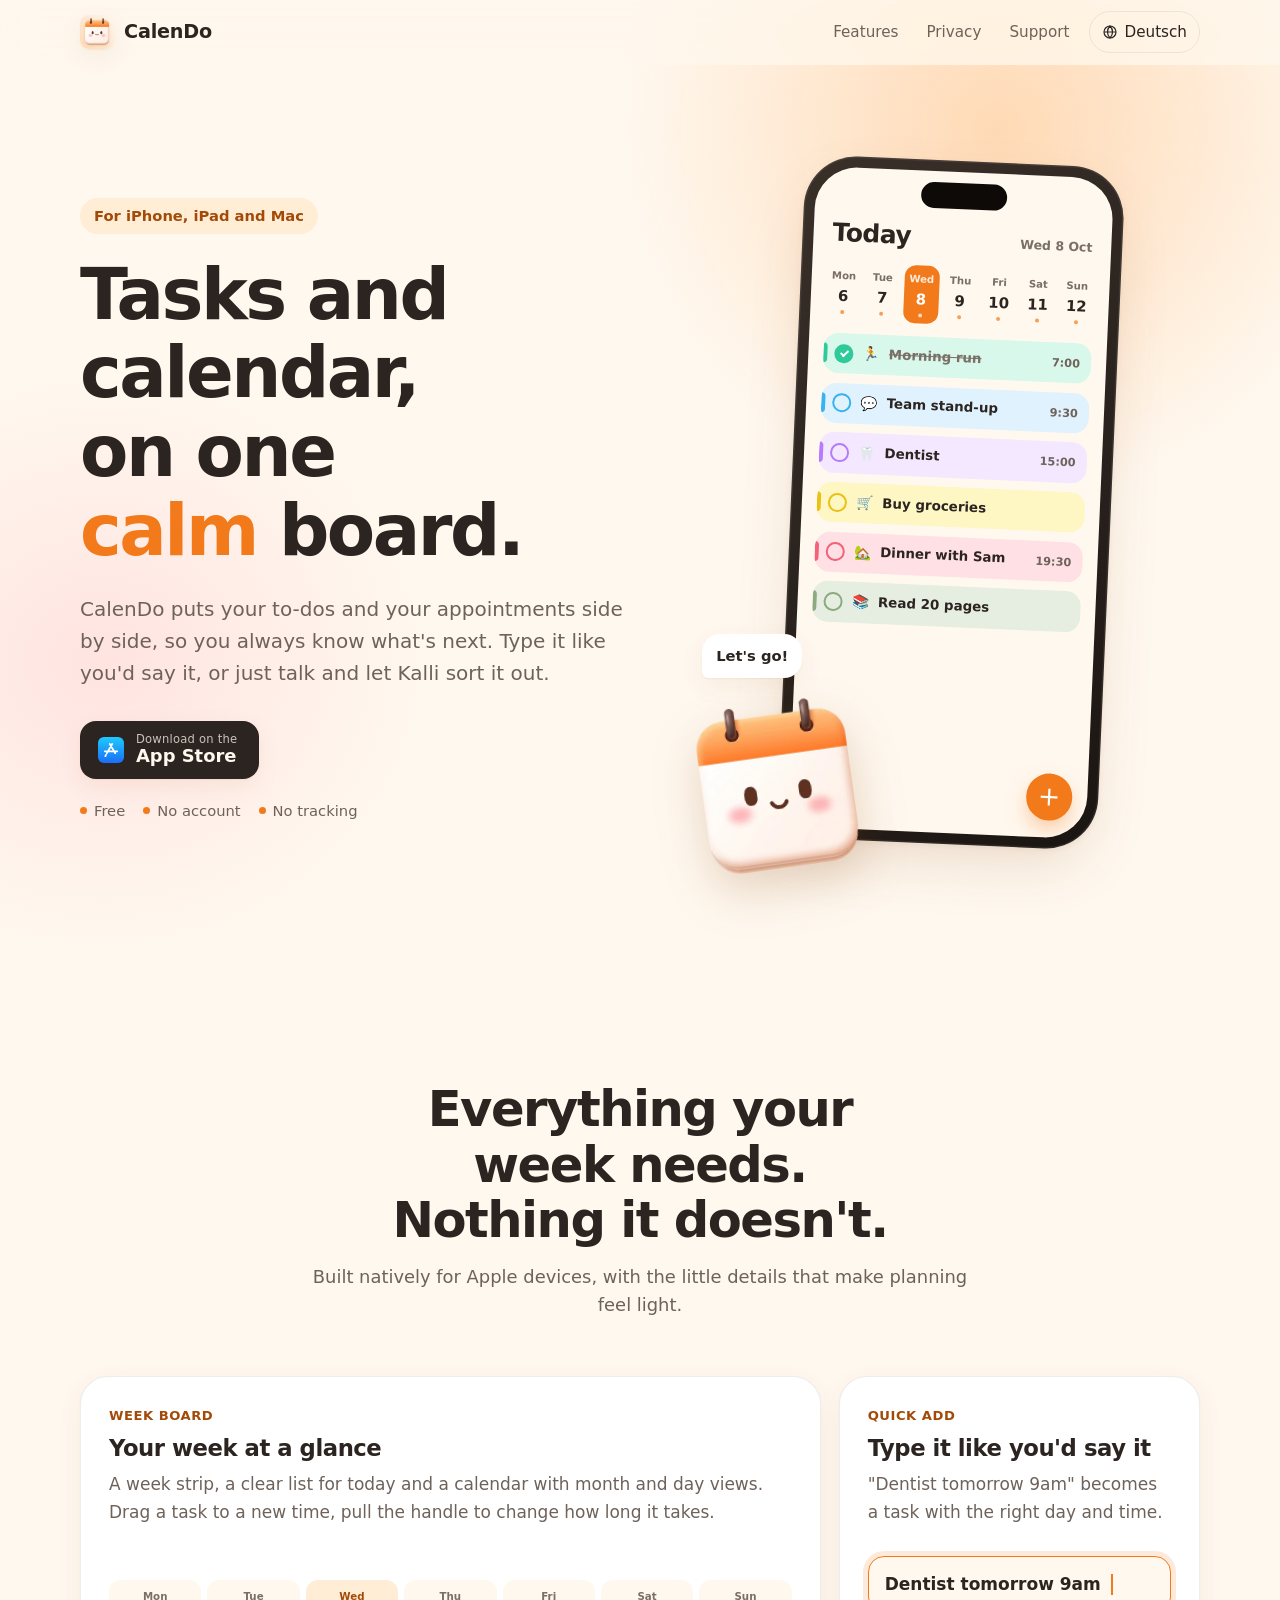
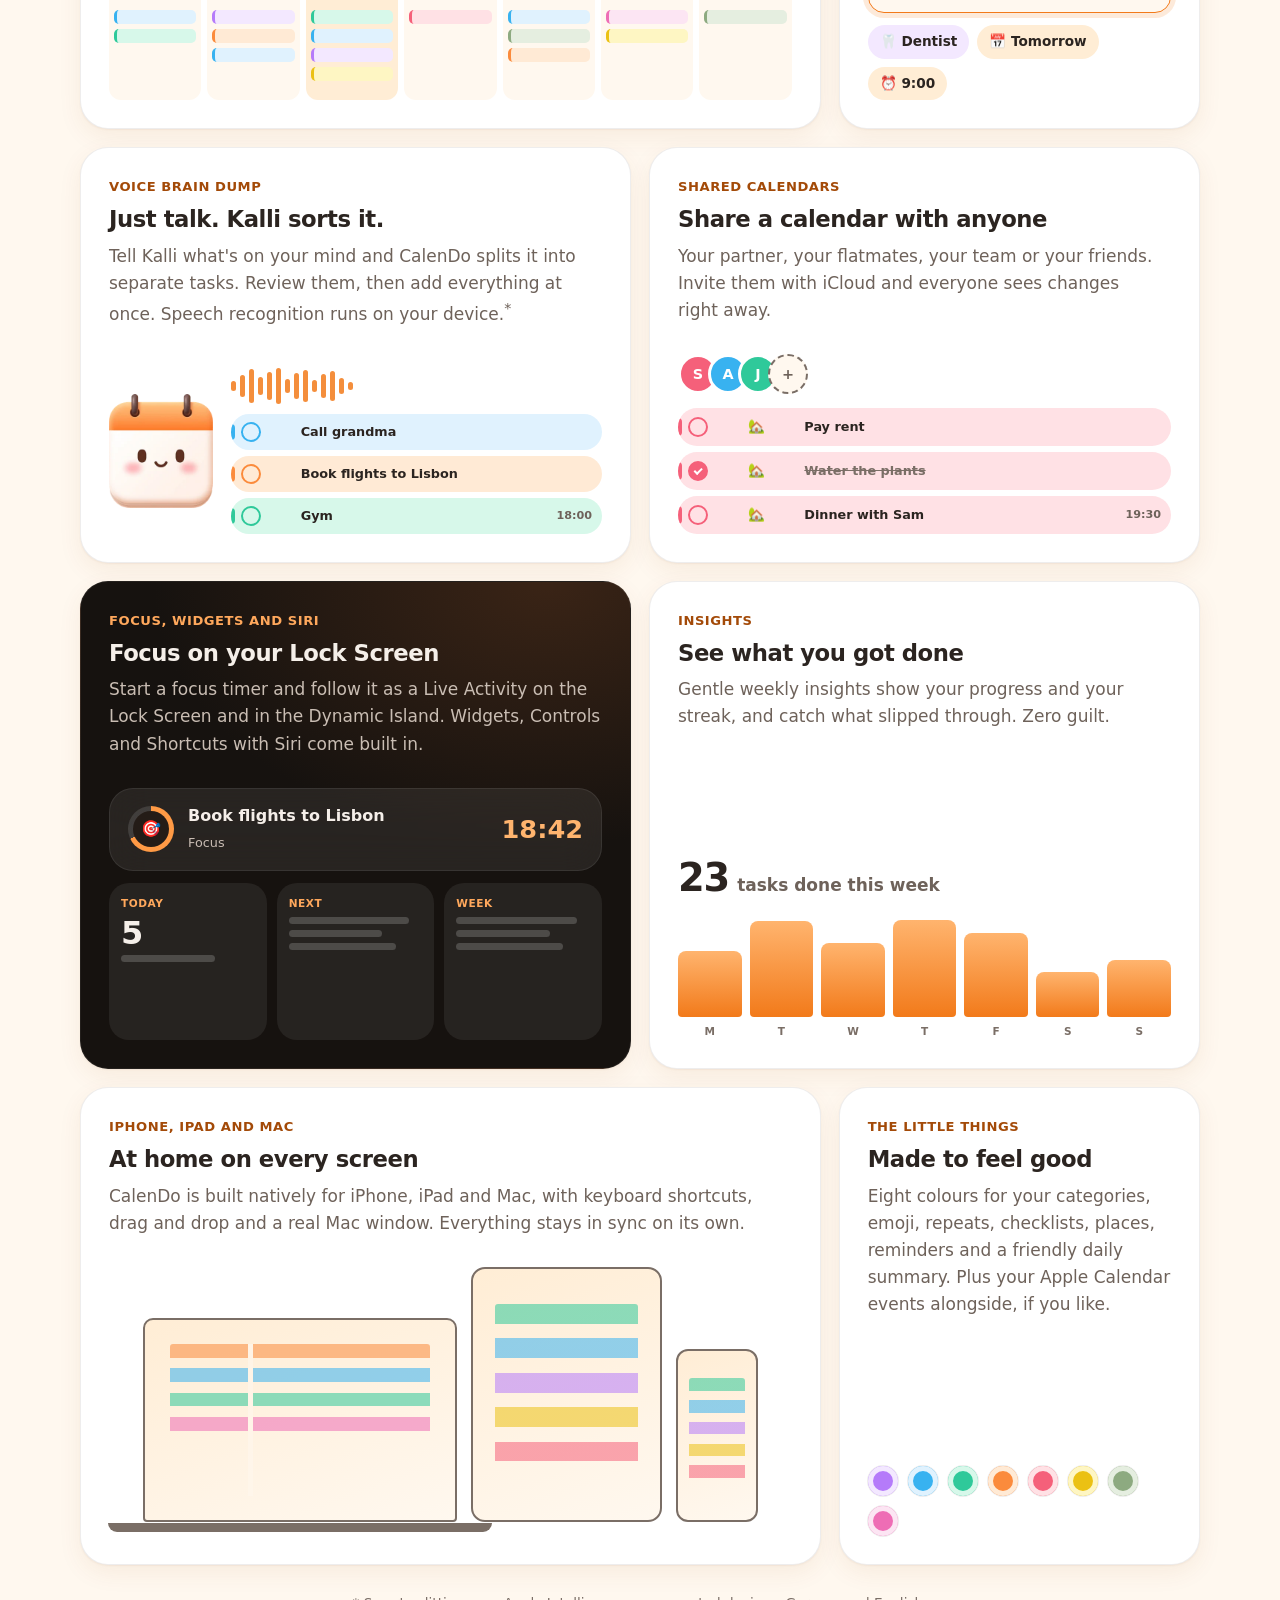
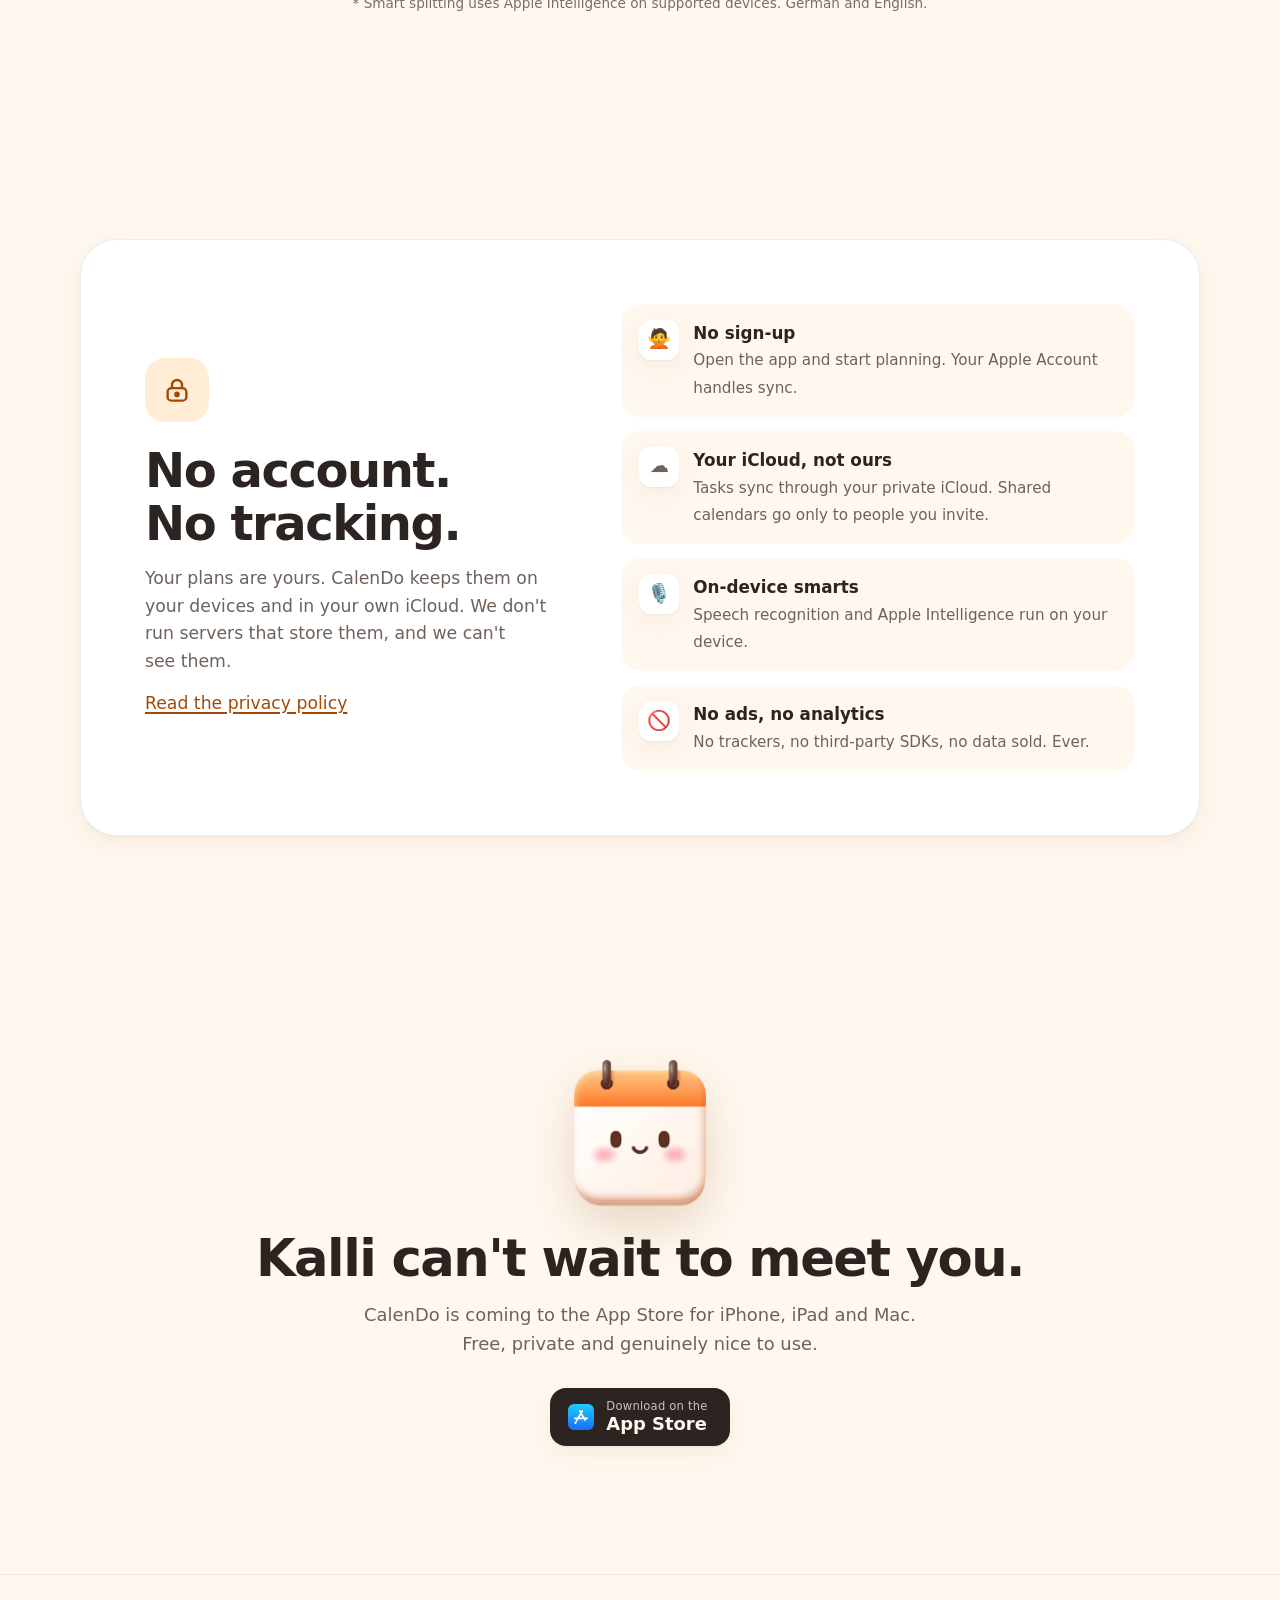
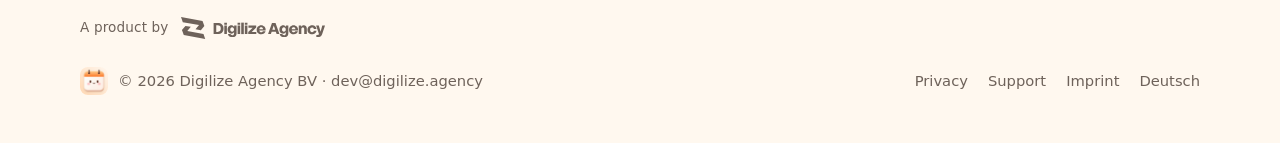
<file: index.html>
<!doctype html>
<html lang="en">
<head>
<meta charset="utf-8">
<meta name="viewport" content="width=device-width, initial-scale=1, viewport-fit=cover">
<title>CalenDo: Planner & To-Do List for iPhone, iPad and Mac</title>
<meta name="description" content="CalenDo puts your tasks and calendar on one calm board. Natural-language quick add, voice brain dump with Kalli, shared iCloud calendars. No account, no tracking.">
<link rel="canonical" href="https://calendo.digilize.agency/">
<link rel="alternate" hreflang="en" href="https://calendo.digilize.agency/">
<link rel="alternate" hreflang="de" href="https://calendo.digilize.agency/de/">
<link rel="alternate" hreflang="x-default" href="https://calendo.digilize.agency/">
<meta name="theme-color" content="#fff8ef" media="(prefers-color-scheme: light)">
<meta name="theme-color" content="#16120f" media="(prefers-color-scheme: dark)">
<meta name="color-scheme" content="light dark">
<meta name="referrer" content="strict-origin-when-cross-origin">
<!-- App Store smart banner: uncomment and set the app id once CalenDo is live.
<meta name="apple-itunes-app" content="app-id=0000000000">
-->
<meta property="og:type" content="website">
<meta property="og:site_name" content="CalenDo">
<meta property="og:title" content="CalenDo: Planner & To-Do List for iPhone, iPad and Mac">
<meta property="og:description" content="CalenDo puts your tasks and calendar on one calm board. Natural-language quick add, voice brain dump with Kalli, shared iCloud calendars. No account, no tracking.">
<meta property="og:url" content="https://calendo.digilize.agency/">
<meta property="og:image" content="https://calendo.digilize.agency/og.png">
<meta property="og:image:width" content="1200">
<meta property="og:image:height" content="630">
<meta property="og:image:alt" content="CalenDo app icon: Kalli, a smiling calendar page">
<meta property="og:locale" content="en_US">
<meta name="twitter:card" content="summary_large_image">
<link rel="icon" type="image/png" sizes="32x32" href="favicon.png">
<link rel="icon" type="image/png" sizes="64x64" href="assets/img/favicon-64.png">
<link rel="apple-touch-icon" href="apple-touch-icon.png">
<link rel="stylesheet" href="assets/style.css">
</head>
<body>
<a class="skip" href="#main">Skip to content</a>
<header class="site-header">
  <div class="wrap">
    <a class="brand" href="./" aria-label="CalenDo home"><img src="assets/img/app-icon-128.png" width="34" height="34" alt=""><span>CalenDo</span></a>
    <nav class="nav" aria-label="Main">
      <a class="hide-s" href="./#features">Features</a>
      <a class="hide-xs" href="privacy/">Privacy</a>
      <a href="support/">Support</a>
      <a class="lang" href="de/" hreflang="de" lang="de"><svg viewBox="0 0 24 24" fill="none" stroke="currentColor" stroke-width="1.8" aria-hidden="true"><circle cx="12" cy="12" r="9"/><path d="M3 12h18M12 3c2.5 2.6 3.8 5.6 3.8 9s-1.3 6.4-3.8 9c-2.5-2.6-3.8-5.6-3.8-9S9.5 5.6 12 3z"/></svg>Deutsch</a>
    </nav>
  </div>
</header>
<main id="main">

<section class="hero">
  <div class="wrap">
    <div class="copy">
      <span class="eyebrow">For iPhone, iPad and Mac</span>
      <h1>Tasks and calendar, on one <em>calm</em> board.</h1>
      <p class="lead">CalenDo puts your to-dos and your appointments side by side, so you always know what's next. Type it like you'd say it, or just talk and let Kalli sort it out.</p>
      <div class="cta">
        <a class="store-badge" id="app-store-link" href="https://apps.apple.com/app/id6819058193" aria-label="Download CalenDo on the App Store"><svg class="as-icon" viewBox="0 0 24 24" aria-hidden="true"><defs><linearGradient id="asg" x1="0" y1="0" x2="0" y2="1"><stop offset="0" stop-color="#1ECBFF"/><stop offset="1" stop-color="#1A6EF6"/></linearGradient></defs><rect width="24" height="24" rx="5.4" fill="url(#asg)"/><g stroke="#fff" stroke-width="1.7" stroke-linecap="round" fill="none"><path d="M13.1 6.4 8.2 14.9M10.9 6.4l5 8.5M6.3 13.2h7.4M15.6 13.2h2.1M7.4 16.5l-.6 1.1"/></g></svg><span><small>Download on the</small><strong>App Store</strong></span></a>
        <div class="chips"><span>Free</span><span>No account</span><span>No tracking</span></div>
      </div>
    </div>
    <div class="stage">
      <div class="phone" role="img" aria-label="Illustration of CalenDo on iPhone: a week strip and today's colourful task list"><div class="screen" aria-hidden="true"><div class="screen-head"><b>Today</b><span>Wed 8 Oct</span></div><div class="weekstrip"><div class="">Mon<b>6</b><i></i></div><div class="">Tue<b>7</b><i></i></div><div class="on">Wed<b>8</b><i></i></div><div class="">Thu<b>9</b><i></i></div><div class="">Fri<b>10</b><i></i></div><div class="">Sat<b>11</b><i></i></div><div class="">Sun<b>12</b><i></i></div></div><div class="task c-mint done"><span class="tick"></span><span class="e">🏃</span><span class="t">Morning run</span><span class="m">7:00</span></div><div class="task c-sky"><span class="tick"></span><span class="e">💬</span><span class="t">Team stand-up</span><span class="m">9:30</span></div><div class="task c-lavender"><span class="tick"></span><span class="e">🦷</span><span class="t">Dentist</span><span class="m">15:00</span></div><div class="task c-lemon"><span class="tick"></span><span class="e">🛒</span><span class="t">Buy groceries</span><span class="m"></span></div><div class="task c-rose"><span class="tick"></span><span class="e">🏡</span><span class="t">Dinner with Sam</span><span class="m">19:30</span></div><div class="task c-sage"><span class="tick"></span><span class="e">📚</span><span class="t">Read 20 pages</span><span class="m"></span></div><div class="fab">+</div></div></div>
      <div class="bubble" aria-hidden="true">Let's go!</div>
      <picture><source srcset="assets/img/kalli-280.webp 280w, assets/img/kalli-560.webp 560w" sizes="150px" type="image/webp"><img class="kalli" src="assets/img/kalli-280.png" srcset="assets/img/kalli-280.png 280w, assets/img/kalli-560.png 560w" sizes="150px" width="150" height="165" alt="" fetchpriority="high"></picture>
    </div>
  </div>
</section>

<section class="section" id="features" aria-labelledby="features-title">
  <div class="wrap">
    <div class="section-head">
      <h2 id="features-title">Everything your week needs. Nothing it doesn't.</h2>
      <p>Built natively for Apple devices, with the little details that make planning feel light.</p>
    </div>
    <div class="bento">
      <article class="card w4 wide-m">
        <span class="kicker">Week board</span>
        <h3>Your week at a glance</h3>
        <p>A week strip, a clear list for today and a calendar with month and day views. Drag a task to a new time, pull the handle to change how long it takes.</p>
        <div class="art"><div class="miniweek" aria-hidden="true"><div class=""><span>Mon</span><i class="c-sky"></i><i class="c-mint"></i></div><div class=""><span>Tue</span><i class="c-lavender"></i><i class="c-peach"></i><i class="c-sky"></i></div><div class="today"><span>Wed</span><i class="c-mint"></i><i class="c-sky"></i><i class="c-lavender"></i><i class="c-lemon"></i></div><div class=""><span>Thu</span><i class="c-rose"></i></div><div class=""><span>Fri</span><i class="c-sky"></i><i class="c-sage"></i><i class="c-peach"></i></div><div class=""><span>Sat</span><i class="c-blush"></i><i class="c-lemon"></i></div><div class=""><span>Sun</span><i class="c-sage"></i></div></div></div>
      </article>
      <article class="card">
        <span class="kicker">Quick add</span>
        <h3>Type it like you'd say it</h3>
        <p>"Dentist tomorrow 9am" becomes a task with the right day and time.</p>
        <div class="art" aria-hidden="true">
          <div class="qa-field">Dentist tomorrow 9am<span class="caret"></span></div>
          <div class="pills"><span class="pill c-lavender">🦷 Dentist</span><span class="pill">📅 Tomorrow</span><span class="pill">⏰ 9:00</span></div>
        </div>
      </article>
      <article class="card w3">
        <span class="kicker">Voice brain dump</span>
        <h3>Just talk. Kalli sorts it.</h3>
        <p>Tell Kalli what's on your mind and CalenDo splits it into separate tasks. Review them, then add everything at once. Speech recognition runs on your device.<sup>*</sup></p>
        <div class="art voice">
          <picture><source srcset="assets/img/kalli-280.webp 280w, assets/img/kalli-560.webp 560w" sizes="104px" type="image/webp"><img src="assets/img/kalli-280.png" srcset="assets/img/kalli-280.png 280w, assets/img/kalli-560.png 560w" sizes="104px" width="104" height="115" alt="" loading="lazy" decoding="async"></picture>
          <div><div class="wave" aria-hidden="true"><i style="--h:10px;--d:0"></i><i style="--h:22px;--d:1"></i><i style="--h:34px;--d:2"></i><i style="--h:18px;--d:3"></i><i style="--h:28px;--d:4"></i><i style="--h:36px;--d:5"></i><i style="--h:14px;--d:6"></i><i style="--h:26px;--d:7"></i><i style="--h:32px;--d:8"></i><i style="--h:12px;--d:9"></i><i style="--h:24px;--d:10"></i><i style="--h:30px;--d:11"></i><i style="--h:16px;--d:12"></i><i style="--h:8px;--d:13"></i></div>
            <div class="stack" aria-hidden="true">
              <div class="task c-sky"><span class="tick"></span><span class="t">Call grandma</span></div>
              <div class="task c-peach"><span class="tick"></span><span class="t">Book flights to Lisbon</span></div>
              <div class="task c-mint"><span class="tick"></span><span class="t">Gym</span><span class="m">18:00</span></div>
            </div>
          </div>
        </div>
      </article>
      <article class="card w3">
        <span class="kicker">Shared calendars</span>
        <h3>Share a calendar with anyone</h3>
        <p>Your partner, your flatmates, your team or your friends. Invite them with iCloud and everyone sees changes right away.</p>
        <div class="art" aria-hidden="true">
          <div class="avatars"><span style="background:#f5607a">S</span><span style="background:#38b2f0">A</span><span style="background:#2fc99a">J</span><span class="plus">+</span></div>
          <div class="stack">
            <div class="task c-rose"><span class="tick"></span><span class="e">🏡</span><span class="t">Pay rent</span></div>
            <div class="task c-rose done"><span class="tick"></span><span class="e">🏡</span><span class="t">Water the plants</span></div>
            <div class="task c-rose"><span class="tick"></span><span class="e">🏡</span><span class="t">Dinner with Sam</span><span class="m">19:30</span></div>
          </div>
        </div>
      </article>
      <article class="card dark w3">
        <span class="kicker">Focus, widgets and Siri</span>
        <h3>Focus on your Lock Screen</h3>
        <p>Start a focus timer and follow it as a Live Activity on the Lock Screen and in the Dynamic Island. Widgets, Controls and Shortcuts with Siri come built in.</p>
        <div class="art" aria-hidden="true">
          <div class="live"><span class="ring"></span><div><b>Book flights to Lisbon</b><small>Focus</small></div><span class="time">18:42</span></div>
          <div class="widgets">
            <div><small>Today</small><span class="big">5</span><i></i></div>
            <div><small>Next</small><i></i><i></i><i></i></div>
            <div><small>Week</small><i></i><i></i><i></i></div>
          </div>
        </div>
      </article>
      <article class="card w3">
        <span class="kicker">Insights</span>
        <h3>See what you got done</h3>
        <p>Gentle weekly insights show your progress and your streak, and catch what slipped through. Zero guilt.</p>
        <div class="art" aria-hidden="true">
          <div class="stat"><b>23</b><span>tasks done this week</span></div>
          <div class="bars" aria-hidden="true"><div><i style="--h:55%"></i><span>M</span></div><div><i style="--h:80%"></i><span>T</span></div><div><i style="--h:62%"></i><span>W</span></div><div><i style="--h:95%"></i><span>T</span></div><div><i style="--h:70%"></i><span>F</span></div><div><i style="--h:38%"></i><span>S</span></div><div><i style="--h:48%"></i><span>S</span></div></div>
        </div>
      </article>
      <article class="card w4 wide-m">
        <span class="kicker">iPhone, iPad and Mac</span>
        <h3>At home on every screen</h3>
        <p>CalenDo is built natively for iPhone, iPad and Mac, with keyboard shortcuts, drag and drop and a real Mac window. Everything stays in sync on its own.</p>
        <div class="art devices" aria-hidden="true"><span class="dev mac"></span><span class="dev ipad"></span><span class="dev iphone"></span></div>
      </article>
      <article class="card">
        <span class="kicker">The little things</span>
        <h3>Made to feel good</h3>
        <p>Eight colours for your categories, emoji, repeats, checklists, places, reminders and a friendly daily summary. Plus your Apple Calendar events alongside, if you like.</p>
        <div class="art swatches" aria-hidden="true"><span class="c-lavender"></span><span class="c-sky"></span><span class="c-mint"></span><span class="c-peach"></span><span class="c-rose"></span><span class="c-lemon"></span><span class="c-sage"></span><span class="c-blush"></span></div>
      </article>
    </div>
    <p class="footnote">* Smart splitting uses Apple Intelligence on supported devices. German and English.</p>
  </div>
</section>

<section class="section" aria-labelledby="privacy-title">
  <div class="wrap">
    <div class="privacy-band">
      <div>
        <div class="lock"><svg viewBox="0 0 24 24" fill="none" stroke="currentColor" stroke-width="1.9" stroke-linecap="round" aria-hidden="true"><rect x="4.5" y="10.5" width="15" height="10" rx="3"/><path d="M8 10.5V8a4 4 0 0 1 8 0v2.5"/><circle cx="12" cy="15.5" r="1.3" fill="currentColor"/></svg></div>
        <h2 id="privacy-title">No account. No tracking.</h2>
        <p>Your plans are yours. CalenDo keeps them on your devices and in your own iCloud. We don't run servers that store them, and we can't see them.</p>
        <p><a href="privacy/">Read the privacy policy</a></p>
      </div>
      <ul class="promises">
        <li><span class="ic" aria-hidden="true">🙅</span><div><b>No sign-up</b><span>Open the app and start planning. Your Apple Account handles sync.</span></div></li>
        <li><span class="ic" aria-hidden="true">☁️</span><div><b>Your iCloud, not ours</b><span>Tasks sync through your private iCloud. Shared calendars go only to people you invite.</span></div></li>
        <li><span class="ic" aria-hidden="true">🎙️</span><div><b>On-device smarts</b><span>Speech recognition and Apple Intelligence run on your device.</span></div></li>
        <li><span class="ic" aria-hidden="true">🚫</span><div><b>No ads, no analytics</b><span>No trackers, no third-party SDKs, no data sold. Ever.</span></div></li>
      </ul>
    </div>
  </div>
</section>

<section class="section closing" aria-labelledby="closing-title">
  <div class="wrap">
    <picture><source srcset="assets/img/kalli-280.webp 280w, assets/img/kalli-560.webp 560w" sizes="132px" type="image/webp"><img src="assets/img/kalli-280.png" srcset="assets/img/kalli-280.png 280w, assets/img/kalli-560.png 560w" sizes="132px" width="132" height="145" alt="Kalli, CalenDo's mascot: a smiling calendar page" loading="lazy" decoding="async"></picture>
    <h2 id="closing-title">Kalli can't wait to meet you.</h2>
    <p>CalenDo is coming to the App Store for iPhone, iPad and Mac. Free, private and genuinely nice to use.</p>
    <a class="store-badge" id="app-store-link-2" href="https://apps.apple.com/app/id6819058193" aria-label="Download CalenDo on the App Store"><svg class="as-icon" viewBox="0 0 24 24" aria-hidden="true"><defs><linearGradient id="asg2" x1="0" y1="0" x2="0" y2="1"><stop offset="0" stop-color="#1ECBFF"/><stop offset="1" stop-color="#1A6EF6"/></linearGradient></defs><rect width="24" height="24" rx="5.4" fill="url(#asg2)"/><g stroke="#fff" stroke-width="1.7" stroke-linecap="round" fill="none"><path d="M13.1 6.4 8.2 14.9M10.9 6.4l5 8.5M6.3 13.2h7.4M15.6 13.2h2.1M7.4 16.5l-.6 1.1"/></g></svg><span><small>Download on the</small><strong>App Store</strong></span></a>
  </div>
</section>

</main>
<footer class="site-footer">
  <div class="wrap">
    <a class="made-by" href="https://digilize.agency/en" aria-label="A product by Digilize Agency"><span>A product by</span><span class="digilize-logo" aria-hidden="true"></span></a>
    <div class="who"><img src="assets/img/app-icon-128.png" width="28" height="28" alt=""><span>© 2026 Digilize Agency BV · <a href="mailto:dev@digilize.agency">dev@digilize.agency</a></span></div>
    <nav aria-label="Footer">
      <a href="privacy/">Privacy</a>
      <a href="support/">Support</a>
      <a href="https://digilize.agency/en/imprint">Imprint</a>
      <a href="de/" hreflang="de" lang="de">Deutsch</a>
    </nav>
  </div>
</footer>
</body>
</html>
</file>
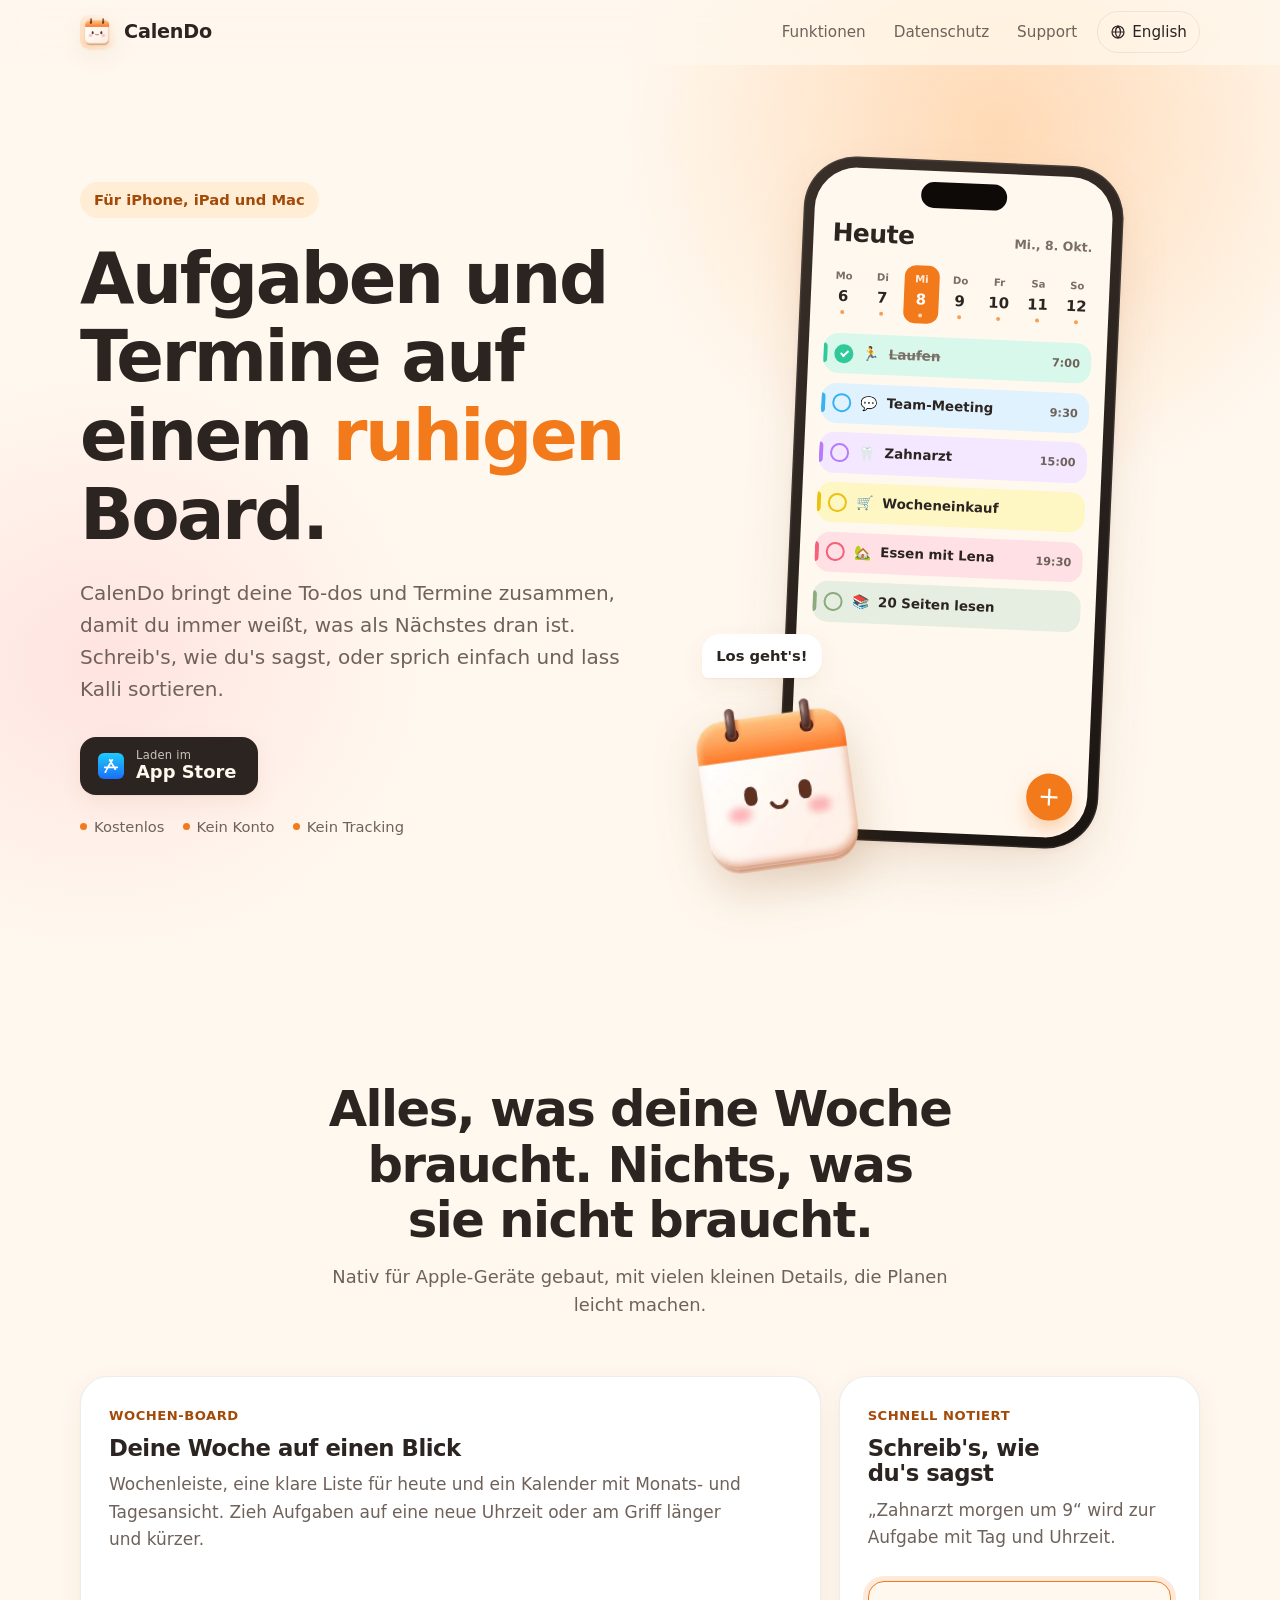
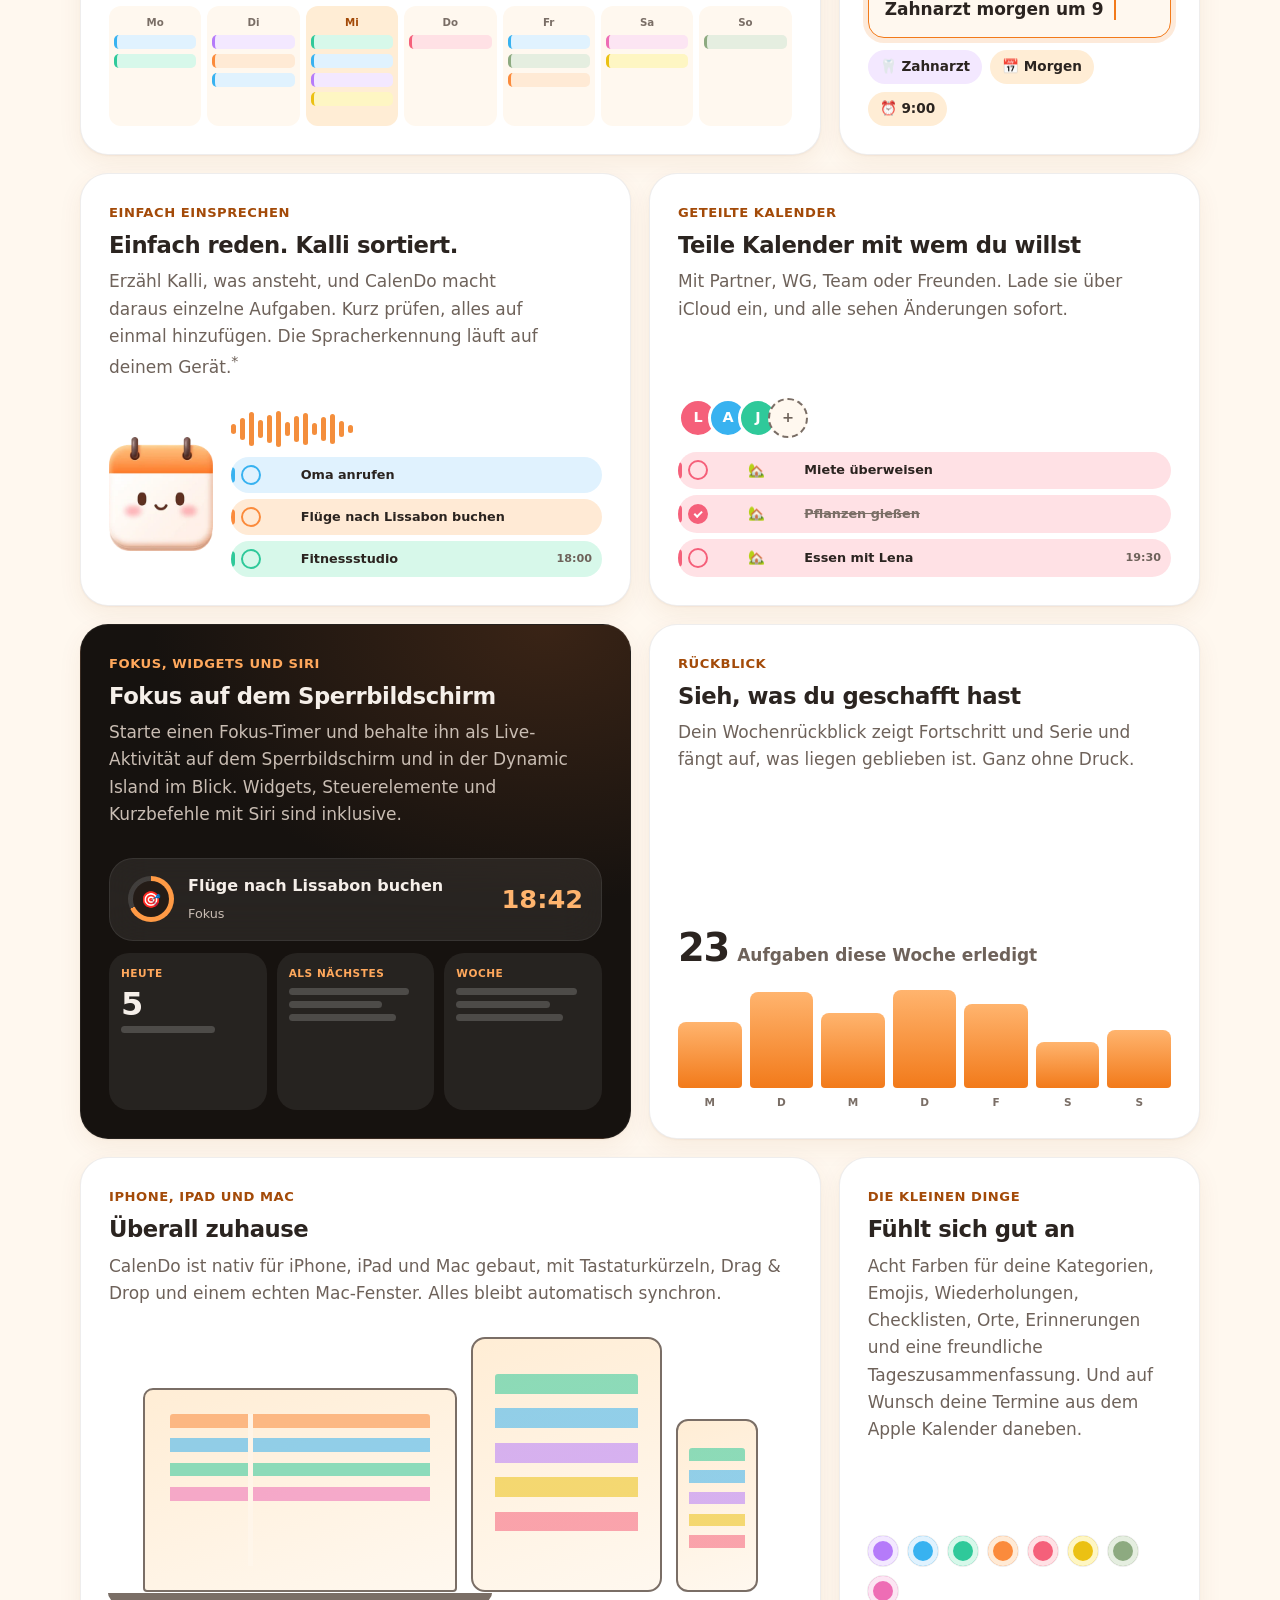
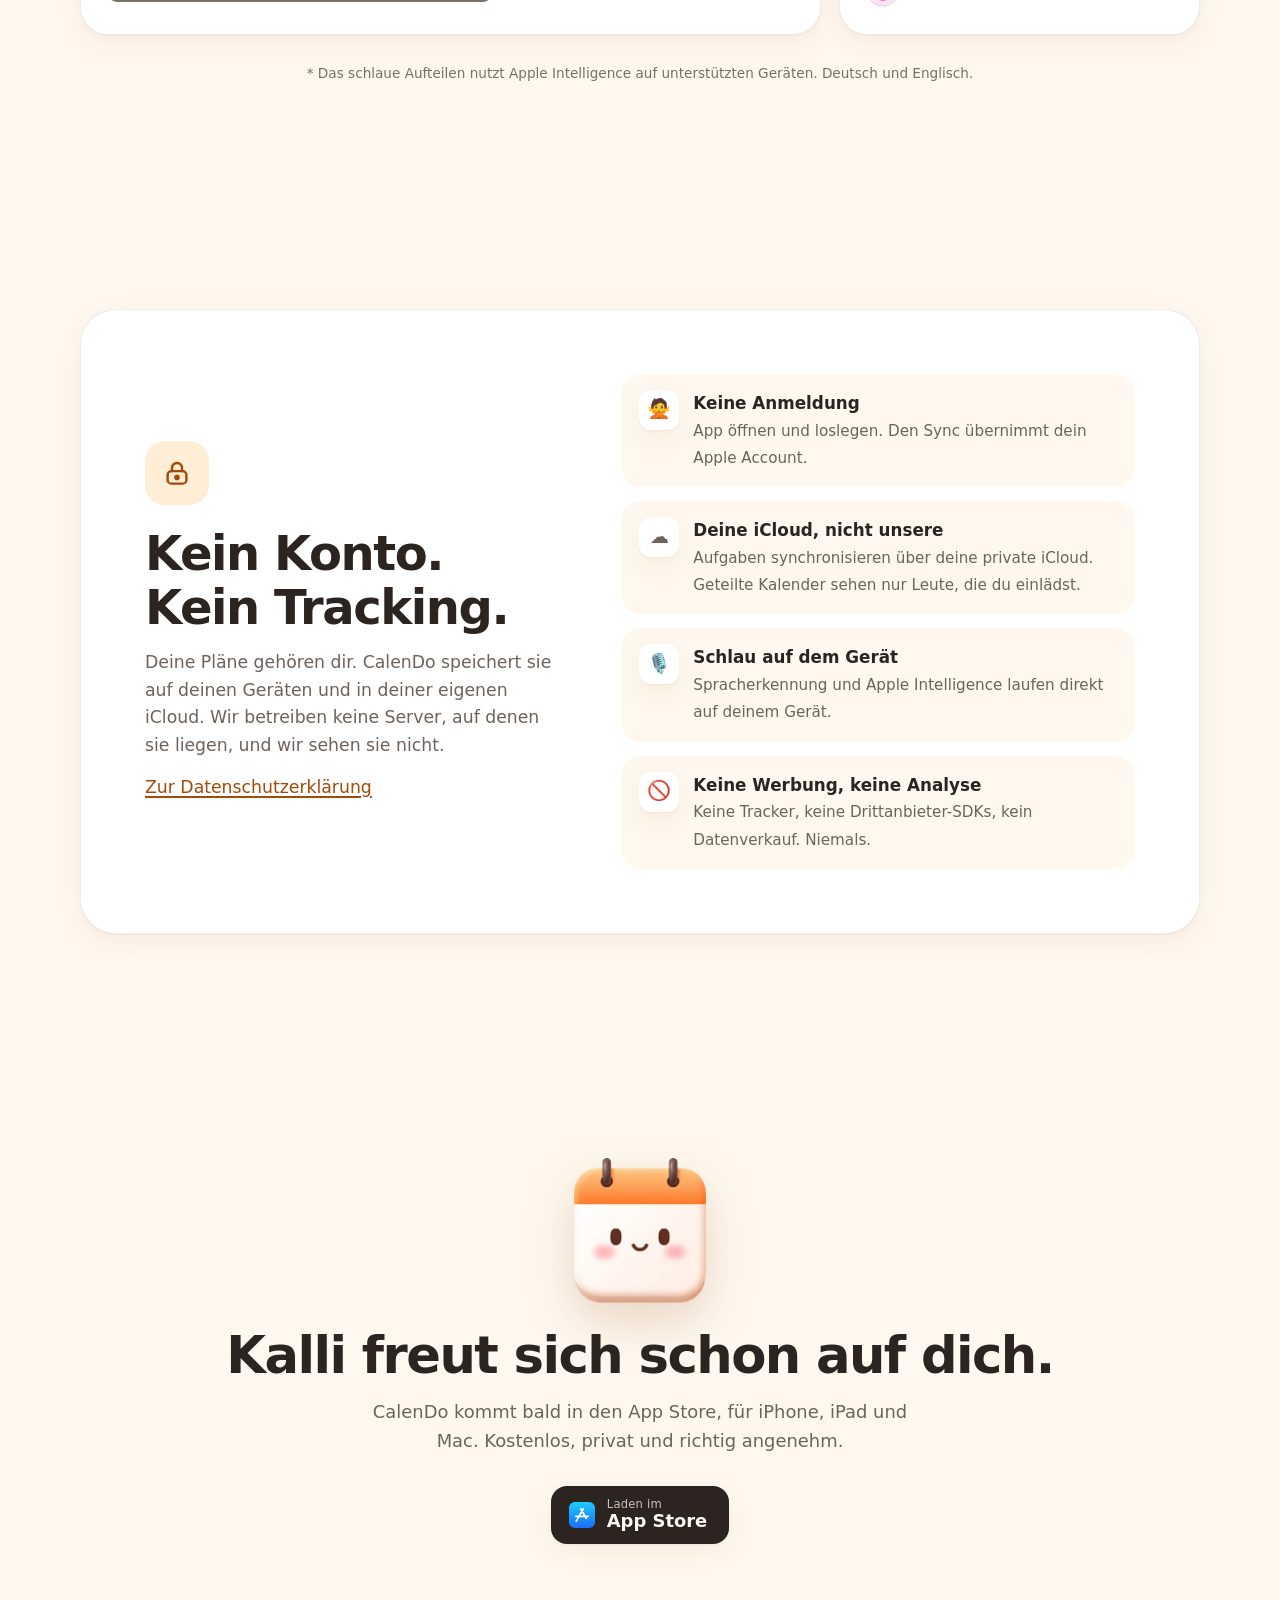
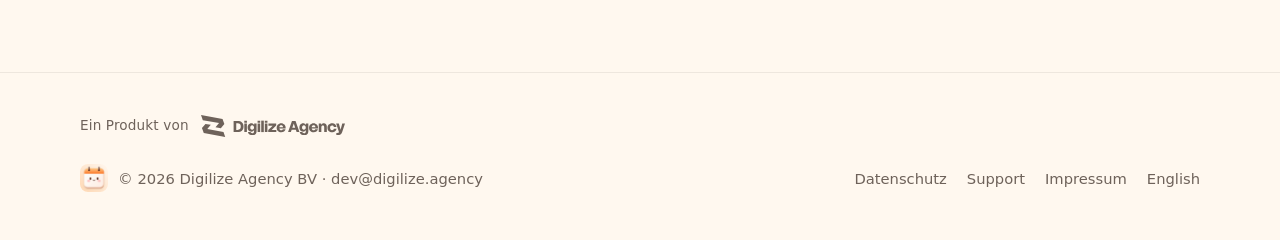
<file: de/index.html>
<!doctype html>
<html lang="de">
<head>
<meta charset="utf-8">
<meta name="viewport" content="width=device-width, initial-scale=1, viewport-fit=cover">
<title>CalenDo: Tagesplaner für iPhone, iPad und Mac</title>
<meta name="description" content="CalenDo bringt Aufgaben und Termine auf ein ruhiges Board. Schnell notiert, einfach eingesprochen mit Kalli, Kalender teilen über iCloud. Kein Konto, kein Tracking.">
<link rel="canonical" href="https://calendo.digilize.agency/de/">
<link rel="alternate" hreflang="en" href="https://calendo.digilize.agency/">
<link rel="alternate" hreflang="de" href="https://calendo.digilize.agency/de/">
<link rel="alternate" hreflang="x-default" href="https://calendo.digilize.agency/">
<meta name="theme-color" content="#fff8ef" media="(prefers-color-scheme: light)">
<meta name="theme-color" content="#16120f" media="(prefers-color-scheme: dark)">
<meta name="color-scheme" content="light dark">
<meta name="referrer" content="strict-origin-when-cross-origin">
<!-- App Store smart banner: uncomment and set the app id once CalenDo is live.
<meta name="apple-itunes-app" content="app-id=0000000000">
-->
<meta property="og:type" content="website">
<meta property="og:site_name" content="CalenDo">
<meta property="og:title" content="CalenDo: Tagesplaner für iPhone, iPad und Mac">
<meta property="og:description" content="CalenDo bringt Aufgaben und Termine auf ein ruhiges Board. Schnell notiert, einfach eingesprochen mit Kalli, Kalender teilen über iCloud. Kein Konto, kein Tracking.">
<meta property="og:url" content="https://calendo.digilize.agency/de/">
<meta property="og:image" content="https://calendo.digilize.agency/og.png">
<meta property="og:image:width" content="1200">
<meta property="og:image:height" content="630">
<meta property="og:image:alt" content="CalenDo app icon: Kalli, a smiling calendar page">
<meta property="og:locale" content="de_DE">
<meta name="twitter:card" content="summary_large_image">
<link rel="icon" type="image/png" sizes="32x32" href="../favicon.png">
<link rel="icon" type="image/png" sizes="64x64" href="../assets/img/favicon-64.png">
<link rel="apple-touch-icon" href="../apple-touch-icon.png">
<link rel="stylesheet" href="../assets/style.css">
</head>
<body>
<a class="skip" href="#main">Zum Inhalt springen</a>
<header class="site-header">
  <div class="wrap">
    <a class="brand" href="../de/" aria-label="CalenDo Startseite"><img src="../assets/img/app-icon-128.png" width="34" height="34" alt=""><span>CalenDo</span></a>
    <nav class="nav" aria-label="Hauptmenü">
      <a class="hide-s" href="../de/#features">Funktionen</a>
      <a class="hide-xs" href="../de/datenschutz/">Datenschutz</a>
      <a href="../de/support/">Support</a>
      <a class="lang" href="../" hreflang="en" lang="en"><svg viewBox="0 0 24 24" fill="none" stroke="currentColor" stroke-width="1.8" aria-hidden="true"><circle cx="12" cy="12" r="9"/><path d="M3 12h18M12 3c2.5 2.6 3.8 5.6 3.8 9s-1.3 6.4-3.8 9c-2.5-2.6-3.8-5.6-3.8-9S9.5 5.6 12 3z"/></svg>English</a>
    </nav>
  </div>
</header>
<main id="main">

<section class="hero">
  <div class="wrap">
    <div class="copy">
      <span class="eyebrow">Für iPhone, iPad und Mac</span>
      <h1>Aufgaben und Termine auf einem <em>ruhigen</em> Board.</h1>
      <p class="lead">CalenDo bringt deine To-dos und Termine zusammen, damit du immer weißt, was als Nächstes dran ist. Schreib's, wie du's sagst, oder sprich einfach und lass Kalli sortieren.</p>
      <div class="cta">
        <a class="store-badge" id="app-store-link" href="https://apps.apple.com/de/app/id6819058193" aria-label="CalenDo im App Store laden"><svg class="as-icon" viewBox="0 0 24 24" aria-hidden="true"><defs><linearGradient id="asg" x1="0" y1="0" x2="0" y2="1"><stop offset="0" stop-color="#1ECBFF"/><stop offset="1" stop-color="#1A6EF6"/></linearGradient></defs><rect width="24" height="24" rx="5.4" fill="url(#asg)"/><g stroke="#fff" stroke-width="1.7" stroke-linecap="round" fill="none"><path d="M13.1 6.4 8.2 14.9M10.9 6.4l5 8.5M6.3 13.2h7.4M15.6 13.2h2.1M7.4 16.5l-.6 1.1"/></g></svg><span><small>Laden im</small><strong>App Store</strong></span></a>
        <div class="chips"><span>Kostenlos</span><span>Kein Konto</span><span>Kein Tracking</span></div>
      </div>
    </div>
    <div class="stage">
      <div class="phone" role="img" aria-label="Illustration von CalenDo auf dem iPhone: Wochenleiste und bunte Aufgabenliste für heute"><div class="screen" aria-hidden="true"><div class="screen-head"><b>Heute</b><span>Mi., 8. Okt.</span></div><div class="weekstrip"><div class="">Mo<b>6</b><i></i></div><div class="">Di<b>7</b><i></i></div><div class="on">Mi<b>8</b><i></i></div><div class="">Do<b>9</b><i></i></div><div class="">Fr<b>10</b><i></i></div><div class="">Sa<b>11</b><i></i></div><div class="">So<b>12</b><i></i></div></div><div class="task c-mint done"><span class="tick"></span><span class="e">🏃</span><span class="t">Laufen</span><span class="m">7:00</span></div><div class="task c-sky"><span class="tick"></span><span class="e">💬</span><span class="t">Team-Meeting</span><span class="m">9:30</span></div><div class="task c-lavender"><span class="tick"></span><span class="e">🦷</span><span class="t">Zahnarzt</span><span class="m">15:00</span></div><div class="task c-lemon"><span class="tick"></span><span class="e">🛒</span><span class="t">Wocheneinkauf</span><span class="m"></span></div><div class="task c-rose"><span class="tick"></span><span class="e">🏡</span><span class="t">Essen mit Lena</span><span class="m">19:30</span></div><div class="task c-sage"><span class="tick"></span><span class="e">📚</span><span class="t">20 Seiten lesen</span><span class="m"></span></div><div class="fab">+</div></div></div>
      <div class="bubble" aria-hidden="true">Los geht's!</div>
      <picture><source srcset="../assets/img/kalli-280.webp 280w, ../assets/img/kalli-560.webp 560w" sizes="150px" type="image/webp"><img class="kalli" src="../assets/img/kalli-280.png" srcset="../assets/img/kalli-280.png 280w, ../assets/img/kalli-560.png 560w" sizes="150px" width="150" height="165" alt="" fetchpriority="high"></picture>
    </div>
  </div>
</section>

<section class="section" id="features" aria-labelledby="features-title">
  <div class="wrap">
    <div class="section-head">
      <h2 id="features-title">Alles, was deine Woche braucht. Nichts, was sie nicht braucht.</h2>
      <p>Nativ für Apple-Geräte gebaut, mit vielen kleinen Details, die Planen leicht machen.</p>
    </div>
    <div class="bento">
      <article class="card w4 wide-m">
        <span class="kicker">Wochen-Board</span>
        <h3>Deine Woche auf einen Blick</h3>
        <p>Wochenleiste, eine klare Liste für heute und ein Kalender mit Monats- und Tagesansicht. Zieh Aufgaben auf eine neue Uhrzeit oder am Griff länger und kürzer.</p>
        <div class="art"><div class="miniweek" aria-hidden="true"><div class=""><span>Mo</span><i class="c-sky"></i><i class="c-mint"></i></div><div class=""><span>Di</span><i class="c-lavender"></i><i class="c-peach"></i><i class="c-sky"></i></div><div class="today"><span>Mi</span><i class="c-mint"></i><i class="c-sky"></i><i class="c-lavender"></i><i class="c-lemon"></i></div><div class=""><span>Do</span><i class="c-rose"></i></div><div class=""><span>Fr</span><i class="c-sky"></i><i class="c-sage"></i><i class="c-peach"></i></div><div class=""><span>Sa</span><i class="c-blush"></i><i class="c-lemon"></i></div><div class=""><span>So</span><i class="c-sage"></i></div></div></div>
      </article>
      <article class="card">
        <span class="kicker">Schnell notiert</span>
        <h3>Schreib's, wie du's sagst</h3>
        <p>„Zahnarzt morgen um 9“ wird zur Aufgabe mit Tag und Uhrzeit.</p>
        <div class="art" aria-hidden="true">
          <div class="qa-field">Zahnarzt morgen um 9<span class="caret"></span></div>
          <div class="pills"><span class="pill c-lavender">🦷 Zahnarzt</span><span class="pill">📅 Morgen</span><span class="pill">⏰ 9:00</span></div>
        </div>
      </article>
      <article class="card w3">
        <span class="kicker">Einfach einsprechen</span>
        <h3>Einfach reden. Kalli sortiert.</h3>
        <p>Erzähl Kalli, was ansteht, und CalenDo macht daraus einzelne Aufgaben. Kurz prüfen, alles auf einmal hinzufügen. Die Spracherkennung läuft auf deinem Gerät.<sup>*</sup></p>
        <div class="art voice">
          <picture><source srcset="../assets/img/kalli-280.webp 280w, ../assets/img/kalli-560.webp 560w" sizes="104px" type="image/webp"><img src="../assets/img/kalli-280.png" srcset="../assets/img/kalli-280.png 280w, ../assets/img/kalli-560.png 560w" sizes="104px" width="104" height="115" alt="" loading="lazy" decoding="async"></picture>
          <div><div class="wave" aria-hidden="true"><i style="--h:10px;--d:0"></i><i style="--h:22px;--d:1"></i><i style="--h:34px;--d:2"></i><i style="--h:18px;--d:3"></i><i style="--h:28px;--d:4"></i><i style="--h:36px;--d:5"></i><i style="--h:14px;--d:6"></i><i style="--h:26px;--d:7"></i><i style="--h:32px;--d:8"></i><i style="--h:12px;--d:9"></i><i style="--h:24px;--d:10"></i><i style="--h:30px;--d:11"></i><i style="--h:16px;--d:12"></i><i style="--h:8px;--d:13"></i></div>
            <div class="stack" aria-hidden="true">
              <div class="task c-sky"><span class="tick"></span><span class="t">Oma anrufen</span></div>
              <div class="task c-peach"><span class="tick"></span><span class="t">Flüge nach Lissabon buchen</span></div>
              <div class="task c-mint"><span class="tick"></span><span class="t">Fitnessstudio</span><span class="m">18:00</span></div>
            </div>
          </div>
        </div>
      </article>
      <article class="card w3">
        <span class="kicker">Geteilte Kalender</span>
        <h3>Teile Kalender mit wem du willst</h3>
        <p>Mit Partner, WG, Team oder Freunden. Lade sie über iCloud ein, und alle sehen Änderungen sofort.</p>
        <div class="art" aria-hidden="true">
          <div class="avatars"><span style="background:#f5607a">L</span><span style="background:#38b2f0">A</span><span style="background:#2fc99a">J</span><span class="plus">+</span></div>
          <div class="stack">
            <div class="task c-rose"><span class="tick"></span><span class="e">🏡</span><span class="t">Miete überweisen</span></div>
            <div class="task c-rose done"><span class="tick"></span><span class="e">🏡</span><span class="t">Pflanzen gießen</span></div>
            <div class="task c-rose"><span class="tick"></span><span class="e">🏡</span><span class="t">Essen mit Lena</span><span class="m">19:30</span></div>
          </div>
        </div>
      </article>
      <article class="card dark w3">
        <span class="kicker">Fokus, Widgets und Siri</span>
        <h3>Fokus auf dem Sperrbildschirm</h3>
        <p>Starte einen Fokus-Timer und behalte ihn als Live-Aktivität auf dem Sperrbildschirm und in der Dynamic Island im Blick. Widgets, Steuerelemente und Kurzbefehle mit Siri sind inklusive.</p>
        <div class="art" aria-hidden="true">
          <div class="live"><span class="ring"></span><div><b>Flüge nach Lissabon buchen</b><small>Fokus</small></div><span class="time">18:42</span></div>
          <div class="widgets">
            <div><small>Heute</small><span class="big">5</span><i></i></div>
            <div><small>Als Nächstes</small><i></i><i></i><i></i></div>
            <div><small>Woche</small><i></i><i></i><i></i></div>
          </div>
        </div>
      </article>
      <article class="card w3">
        <span class="kicker">Rückblick</span>
        <h3>Sieh, was du geschafft hast</h3>
        <p>Dein Wochenrückblick zeigt Fortschritt und Serie und fängt auf, was liegen geblieben ist. Ganz ohne Druck.</p>
        <div class="art" aria-hidden="true">
          <div class="stat"><b>23</b><span>Aufgaben diese Woche erledigt</span></div>
          <div class="bars" aria-hidden="true"><div><i style="--h:55%"></i><span>M</span></div><div><i style="--h:80%"></i><span>D</span></div><div><i style="--h:62%"></i><span>M</span></div><div><i style="--h:95%"></i><span>D</span></div><div><i style="--h:70%"></i><span>F</span></div><div><i style="--h:38%"></i><span>S</span></div><div><i style="--h:48%"></i><span>S</span></div></div>
        </div>
      </article>
      <article class="card w4 wide-m">
        <span class="kicker">iPhone, iPad und Mac</span>
        <h3>Überall zuhause</h3>
        <p>CalenDo ist nativ für iPhone, iPad und Mac gebaut, mit Tastaturkürzeln, Drag &amp; Drop und einem echten Mac-Fenster. Alles bleibt automatisch synchron.</p>
        <div class="art devices" aria-hidden="true"><span class="dev mac"></span><span class="dev ipad"></span><span class="dev iphone"></span></div>
      </article>
      <article class="card">
        <span class="kicker">Die kleinen Dinge</span>
        <h3>Fühlt sich gut an</h3>
        <p>Acht Farben für deine Kategorien, Emojis, Wiederholungen, Checklisten, Orte, Erinnerungen und eine freundliche Tageszusammenfassung. Und auf Wunsch deine Termine aus dem Apple Kalender daneben.</p>
        <div class="art swatches" aria-hidden="true"><span class="c-lavender"></span><span class="c-sky"></span><span class="c-mint"></span><span class="c-peach"></span><span class="c-rose"></span><span class="c-lemon"></span><span class="c-sage"></span><span class="c-blush"></span></div>
      </article>
    </div>
    <p class="footnote">* Das schlaue Aufteilen nutzt Apple Intelligence auf unterstützten Geräten. Deutsch und Englisch.</p>
  </div>
</section>

<section class="section" aria-labelledby="privacy-title">
  <div class="wrap">
    <div class="privacy-band">
      <div>
        <div class="lock"><svg viewBox="0 0 24 24" fill="none" stroke="currentColor" stroke-width="1.9" stroke-linecap="round" aria-hidden="true"><rect x="4.5" y="10.5" width="15" height="10" rx="3"/><path d="M8 10.5V8a4 4 0 0 1 8 0v2.5"/><circle cx="12" cy="15.5" r="1.3" fill="currentColor"/></svg></div>
        <h2 id="privacy-title">Kein Konto. Kein Tracking.</h2>
        <p>Deine Pläne gehören dir. CalenDo speichert sie auf deinen Geräten und in deiner eigenen iCloud. Wir betreiben keine Server, auf denen sie liegen, und wir sehen sie nicht.</p>
        <p><a href="../de/datenschutz/">Zur Datenschutzerklärung</a></p>
      </div>
      <ul class="promises">
        <li><span class="ic" aria-hidden="true">🙅</span><div><b>Keine Anmeldung</b><span>App öffnen und loslegen. Den Sync übernimmt dein Apple Account.</span></div></li>
        <li><span class="ic" aria-hidden="true">☁️</span><div><b>Deine iCloud, nicht unsere</b><span>Aufgaben synchronisieren über deine private iCloud. Geteilte Kalender sehen nur Leute, die du einlädst.</span></div></li>
        <li><span class="ic" aria-hidden="true">🎙️</span><div><b>Schlau auf dem Gerät</b><span>Spracherkennung und Apple Intelligence laufen direkt auf deinem Gerät.</span></div></li>
        <li><span class="ic" aria-hidden="true">🚫</span><div><b>Keine Werbung, keine Analyse</b><span>Keine Tracker, keine Drittanbieter-SDKs, kein Datenverkauf. Niemals.</span></div></li>
      </ul>
    </div>
  </div>
</section>

<section class="section closing" aria-labelledby="closing-title">
  <div class="wrap">
    <picture><source srcset="../assets/img/kalli-280.webp 280w, ../assets/img/kalli-560.webp 560w" sizes="132px" type="image/webp"><img src="../assets/img/kalli-280.png" srcset="../assets/img/kalli-280.png 280w, ../assets/img/kalli-560.png 560w" sizes="132px" width="132" height="145" alt="Kalli, das Maskottchen von CalenDo: ein lächelndes Kalenderblatt" loading="lazy" decoding="async"></picture>
    <h2 id="closing-title">Kalli freut sich schon auf dich.</h2>
    <p>CalenDo kommt bald in den App Store, für iPhone, iPad und Mac. Kostenlos, privat und richtig angenehm.</p>
    <a class="store-badge" id="app-store-link-2" href="https://apps.apple.com/de/app/id6819058193" aria-label="CalenDo im App Store laden"><svg class="as-icon" viewBox="0 0 24 24" aria-hidden="true"><defs><linearGradient id="asg2" x1="0" y1="0" x2="0" y2="1"><stop offset="0" stop-color="#1ECBFF"/><stop offset="1" stop-color="#1A6EF6"/></linearGradient></defs><rect width="24" height="24" rx="5.4" fill="url(#asg2)"/><g stroke="#fff" stroke-width="1.7" stroke-linecap="round" fill="none"><path d="M13.1 6.4 8.2 14.9M10.9 6.4l5 8.5M6.3 13.2h7.4M15.6 13.2h2.1M7.4 16.5l-.6 1.1"/></g></svg><span><small>Laden im</small><strong>App Store</strong></span></a>
  </div>
</section>

</main>
<footer class="site-footer">
  <div class="wrap">
    <a class="made-by" href="https://digilize.agency/de" aria-label="Ein Produkt von Digilize Agency"><span>Ein Produkt von</span><span class="digilize-logo" aria-hidden="true"></span></a>
    <div class="who"><img src="../assets/img/app-icon-128.png" width="28" height="28" alt=""><span>© 2026 Digilize Agency BV · <a href="mailto:dev@digilize.agency">dev@digilize.agency</a></span></div>
    <nav aria-label="Fußzeile">
      <a href="../de/datenschutz/">Datenschutz</a>
      <a href="../de/support/">Support</a>
      <a href="https://digilize.agency/de/imprint">Impressum</a>
      <a href="../" hreflang="en" lang="en">English</a>
    </nav>
  </div>
</footer>
</body>
</html>
</file>
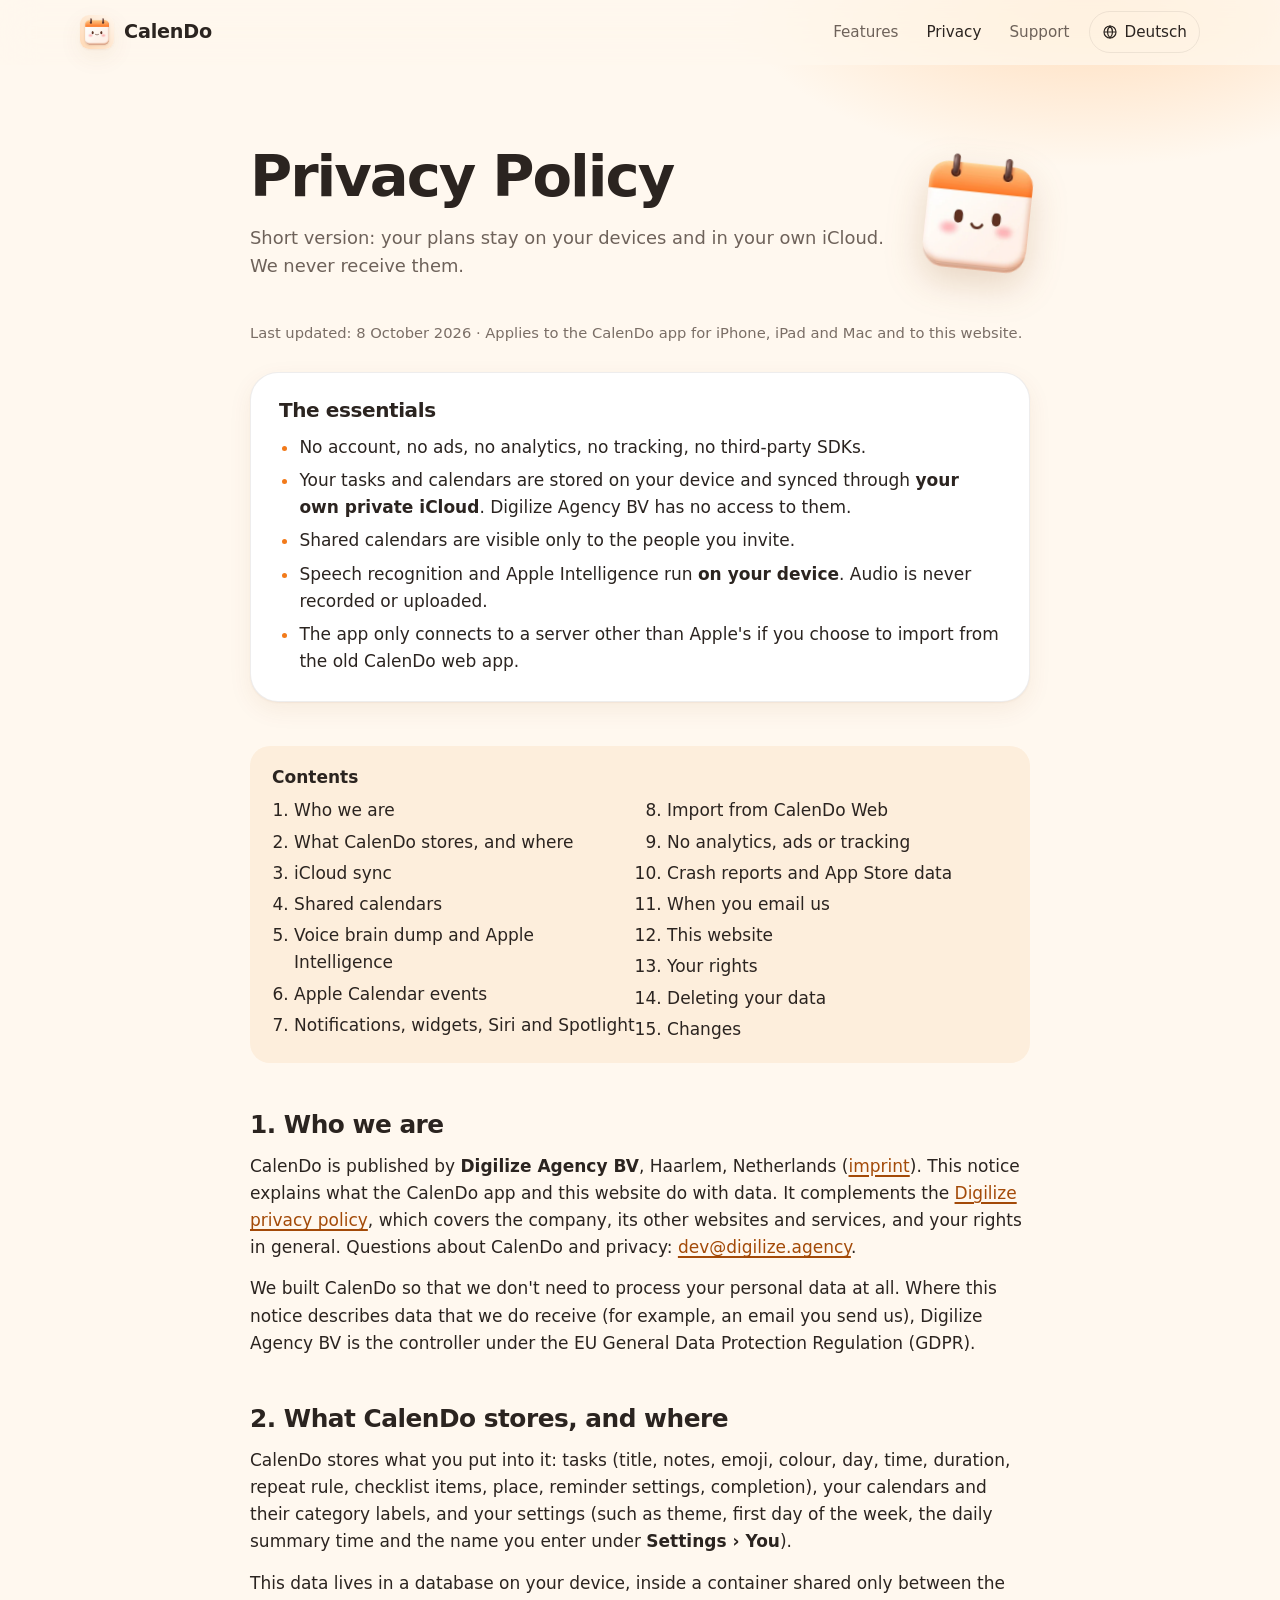
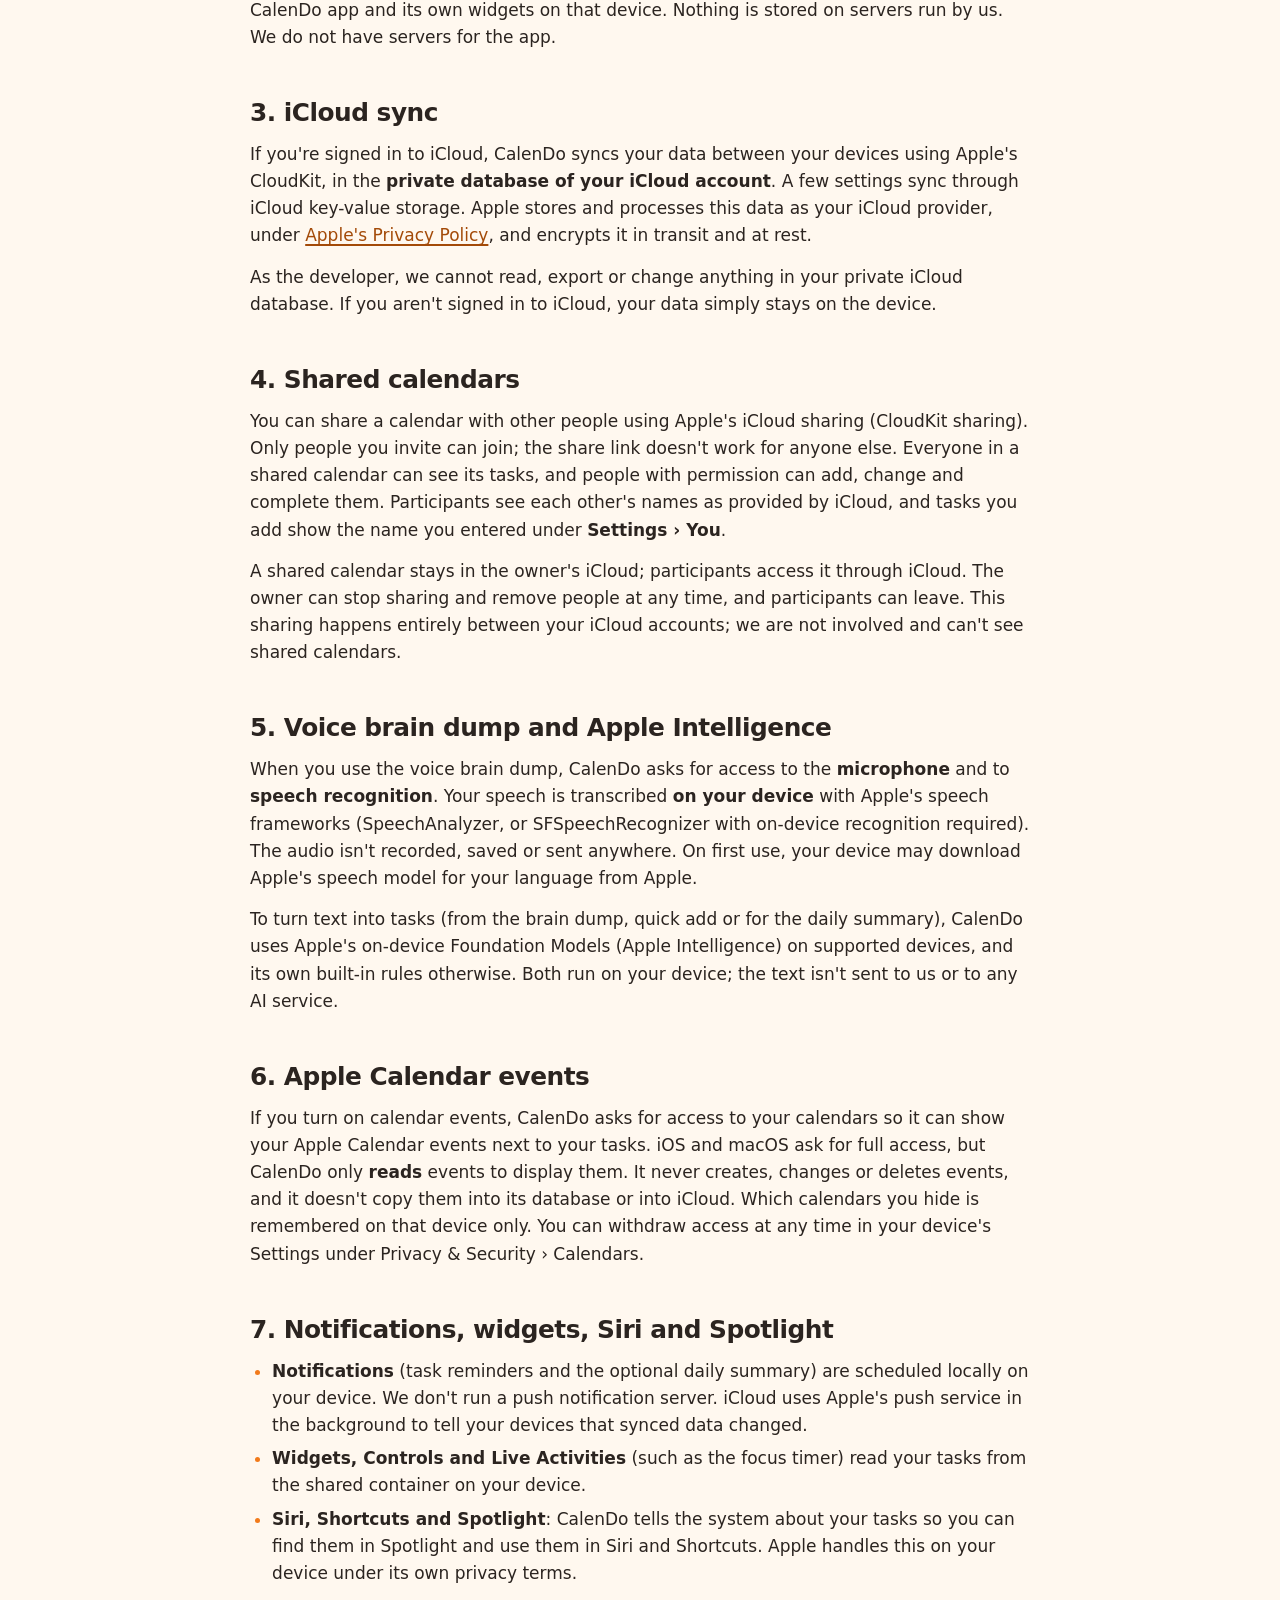
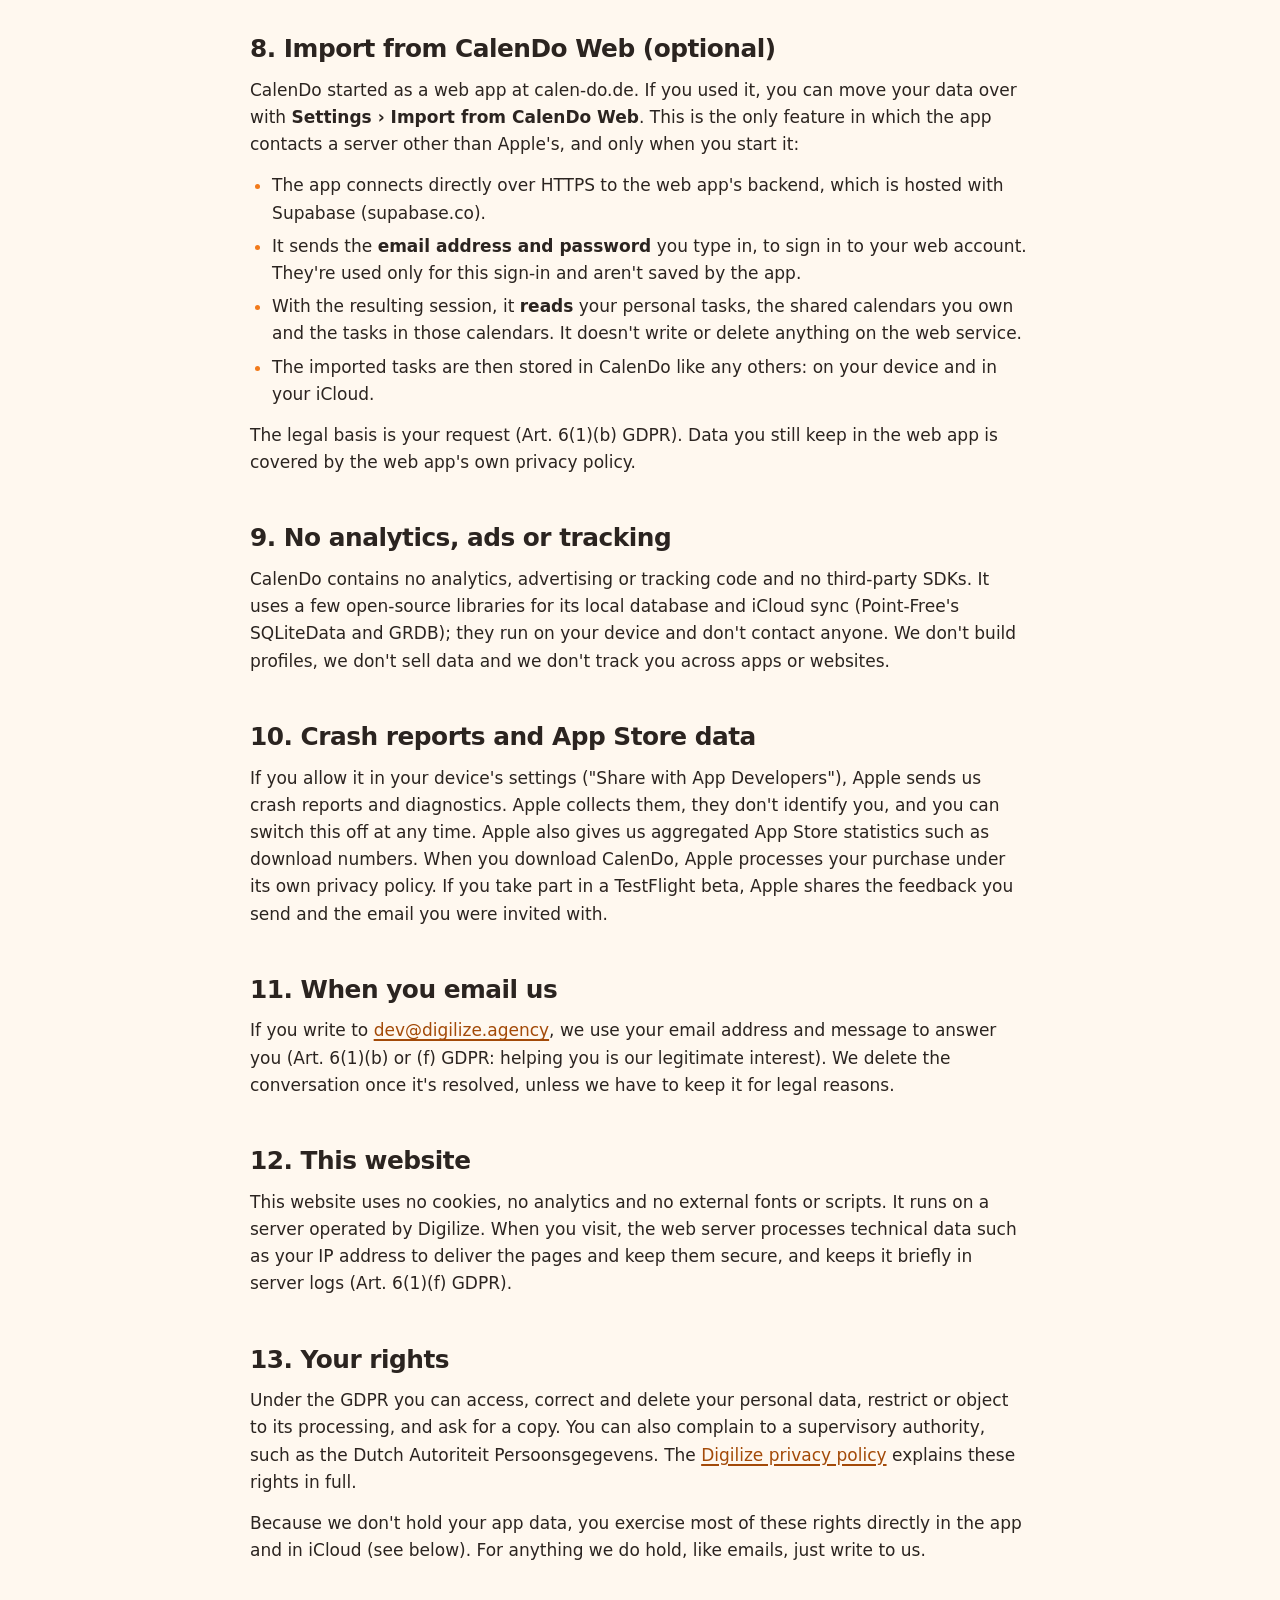
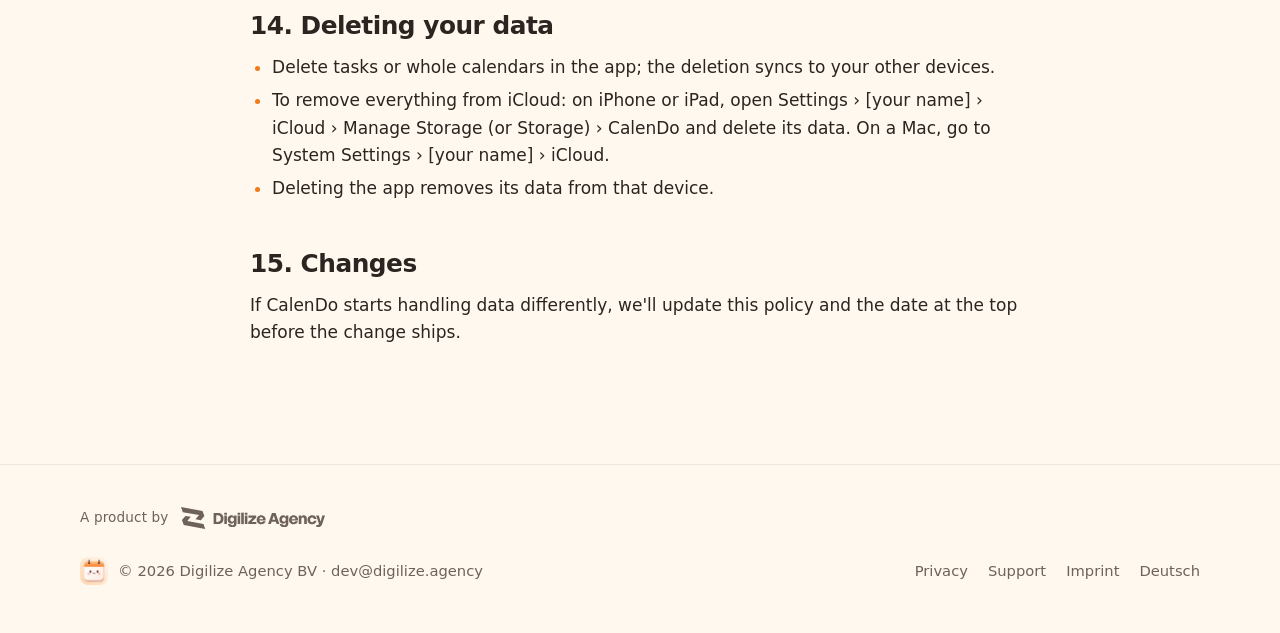
<file: privacy/index.html>
<!doctype html>
<html lang="en">
<head>
<meta charset="utf-8">
<meta name="viewport" content="width=device-width, initial-scale=1, viewport-fit=cover">
<title>Privacy Policy · CalenDo</title>
<meta name="description" content="How CalenDo handles your data: stored on your devices and in your own iCloud, no account, no tracking, no analytics.">
<link rel="canonical" href="https://calendo.digilize.agency/privacy/">
<link rel="alternate" hreflang="en" href="https://calendo.digilize.agency/privacy/">
<link rel="alternate" hreflang="de" href="https://calendo.digilize.agency/de/datenschutz/">
<link rel="alternate" hreflang="x-default" href="https://calendo.digilize.agency/privacy/">
<meta name="theme-color" content="#fff8ef" media="(prefers-color-scheme: light)">
<meta name="theme-color" content="#16120f" media="(prefers-color-scheme: dark)">
<meta name="color-scheme" content="light dark">
<meta name="referrer" content="strict-origin-when-cross-origin">
<!-- App Store smart banner: uncomment and set the app id once CalenDo is live.
<meta name="apple-itunes-app" content="app-id=0000000000">
-->
<meta property="og:type" content="website">
<meta property="og:site_name" content="CalenDo">
<meta property="og:title" content="Privacy Policy · CalenDo">
<meta property="og:description" content="How CalenDo handles your data: stored on your devices and in your own iCloud, no account, no tracking, no analytics.">
<meta property="og:url" content="https://calendo.digilize.agency/privacy/">
<meta property="og:image" content="https://calendo.digilize.agency/og.png">
<meta property="og:image:width" content="1200">
<meta property="og:image:height" content="630">
<meta property="og:image:alt" content="CalenDo app icon: Kalli, a smiling calendar page">
<meta property="og:locale" content="en_US">
<meta name="twitter:card" content="summary_large_image">
<link rel="icon" type="image/png" sizes="32x32" href="../favicon.png">
<link rel="icon" type="image/png" sizes="64x64" href="../assets/img/favicon-64.png">
<link rel="apple-touch-icon" href="../apple-touch-icon.png">
<link rel="stylesheet" href="../assets/style.css">
</head>
<body>
<a class="skip" href="#main">Skip to content</a>
<header class="site-header">
  <div class="wrap">
    <a class="brand" href="../" aria-label="CalenDo home"><img src="../assets/img/app-icon-128.png" width="34" height="34" alt=""><span>CalenDo</span></a>
    <nav class="nav" aria-label="Main">
      <a class="hide-s" href="../#features">Features</a>
      <a class="hide-xs" href="../privacy/" aria-current="page">Privacy</a>
      <a href="../support/">Support</a>
      <a class="lang" href="../de/datenschutz/" hreflang="de" lang="de"><svg viewBox="0 0 24 24" fill="none" stroke="currentColor" stroke-width="1.8" aria-hidden="true"><circle cx="12" cy="12" r="9"/><path d="M3 12h18M12 3c2.5 2.6 3.8 5.6 3.8 9s-1.3 6.4-3.8 9c-2.5-2.6-3.8-5.6-3.8-9S9.5 5.6 12 3z"/></svg>Deutsch</a>
    </nav>
  </div>
</header>
<main id="main">

<section class="doc-hero">
  <div class="wrap">
    <div><h1>Privacy Policy</h1><p>Short version: your plans stay on your devices and in your own iCloud. We never receive them.</p></div>
    <picture><source srcset="../assets/img/kalli-280.webp 280w, ../assets/img/kalli-560.webp 560w" sizes="104px" type="image/webp"><img src="../assets/img/kalli-280.png" srcset="../assets/img/kalli-280.png 280w, ../assets/img/kalli-560.png 560w" sizes="104px" width="104" height="115" alt="" loading="lazy" decoding="async"></picture>
  </div>
</section>
<section class="doc">
  <div class="wrap">
    <p class="meta">Last updated: 8 October 2026 · Applies to the CalenDo app for iPhone, iPad and Mac and to this website.</p>
    <div class="tldr">
      <h2>The essentials</h2>
      <ul>
        <li>No account, no ads, no analytics, no tracking, no third-party SDKs.</li>
        <li>Your tasks and calendars are stored on your device and synced through <strong>your own private iCloud</strong>. Digilize Agency BV has no access to them.</li>
        <li>Shared calendars are visible only to the people you invite.</li>
        <li>Speech recognition and Apple Intelligence run <strong>on your device</strong>. Audio is never recorded or uploaded.</li>
        <li>The app only connects to a server other than Apple's if you choose to import from the old CalenDo web app.</li>
      </ul>
    </div>
    <nav class="toc" aria-label="Contents"><b>Contents</b><ol><li><a href="#who">Who we are</a></li><li><a href="#summary-data">What CalenDo stores, and where</a></li><li><a href="#icloud">iCloud sync</a></li><li><a href="#sharing">Shared calendars</a></li><li><a href="#voice">Voice brain dump and Apple Intelligence</a></li><li><a href="#calendar">Apple Calendar events</a></li><li><a href="#system">Notifications, widgets, Siri and Spotlight</a></li><li><a href="#import">Import from CalenDo Web</a></li><li><a href="#no-tracking">No analytics, ads or tracking</a></li><li><a href="#diagnostics">Crash reports and App Store data</a></li><li><a href="#email">When you email us</a></li><li><a href="#website">This website</a></li><li><a href="#rights">Your rights</a></li><li><a href="#delete">Deleting your data</a></li><li><a href="#changes">Changes</a></li></ol></nav>
    <div class="prose">

<h2 id="who">1. Who we are</h2>
<p>CalenDo is published by <strong>Digilize Agency BV</strong>, Haarlem, Netherlands (<a href="https://digilize.agency/en/imprint">imprint</a>). This notice explains what the CalenDo app and this website do with data. It complements the <a href="https://digilize.agency/en/privacy">Digilize privacy policy</a>, which covers the company, its other websites and services, and your rights in general. Questions about CalenDo and privacy: <a href="mailto:dev@digilize.agency">dev@digilize.agency</a>.</p>
<p>We built CalenDo so that we don't need to process your personal data at all. Where this notice describes data that we do receive (for example, an email you send us), Digilize Agency BV is the controller under the EU General Data Protection Regulation (GDPR).</p>
<h2 id="summary-data">2. What CalenDo stores, and where</h2>
<p>CalenDo stores what you put into it: tasks (title, notes, emoji, colour, day, time, duration, repeat rule, checklist items, place, reminder settings, completion), your calendars and their category labels, and your settings (such as theme, first day of the week, the daily summary time and the name you enter under <span class="path">Settings › You</span>).</p>
<p>This data lives in a database on your device, inside a container shared only between the CalenDo app and its own widgets on that device. Nothing is stored on servers run by us. We do not have servers for the app.</p>

<h2 id="icloud">3. iCloud sync</h2>
<p>If you're signed in to iCloud, CalenDo syncs your data between your devices using Apple's CloudKit, in the <strong>private database of your iCloud account</strong>. A few settings sync through iCloud key-value storage. Apple stores and processes this data as your iCloud provider, under <a href="https://www.apple.com/legal/privacy/">Apple's Privacy Policy</a>, and encrypts it in transit and at rest.</p>
<p>As the developer, we cannot read, export or change anything in your private iCloud database. If you aren't signed in to iCloud, your data simply stays on the device.</p>

<h2 id="sharing">4. Shared calendars</h2>
<p>You can share a calendar with other people using Apple's iCloud sharing (CloudKit sharing). Only people you invite can join; the share link doesn't work for anyone else. Everyone in a shared calendar can see its tasks, and people with permission can add, change and complete them. Participants see each other's names as provided by iCloud, and tasks you add show the name you entered under <span class="path">Settings › You</span>.</p>
<p>A shared calendar stays in the owner's iCloud; participants access it through iCloud. The owner can stop sharing and remove people at any time, and participants can leave. This sharing happens entirely between your iCloud accounts; we are not involved and can't see shared calendars.</p>

<h2 id="voice">5. Voice brain dump and Apple Intelligence</h2>
<p>When you use the voice brain dump, CalenDo asks for access to the <strong>microphone</strong> and to <strong>speech recognition</strong>. Your speech is transcribed <strong>on your device</strong> with Apple's speech frameworks (SpeechAnalyzer, or SFSpeechRecognizer with on-device recognition required). The audio isn't recorded, saved or sent anywhere. On first use, your device may download Apple's speech model for your language from Apple.</p>
<p>To turn text into tasks (from the brain dump, quick add or for the daily summary), CalenDo uses Apple's on-device Foundation Models (Apple Intelligence) on supported devices, and its own built-in rules otherwise. Both run on your device; the text isn't sent to us or to any AI service.</p>

<h2 id="calendar">6. Apple Calendar events</h2>
<p>If you turn on calendar events, CalenDo asks for access to your calendars so it can show your Apple Calendar events next to your tasks. iOS and macOS ask for full access, but CalenDo only <strong>reads</strong> events to display them. It never creates, changes or deletes events, and it doesn't copy them into its database or into iCloud. Which calendars you hide is remembered on that device only. You can withdraw access at any time in your device's Settings under Privacy &amp; Security › Calendars.</p>

<h2 id="system">7. Notifications, widgets, Siri and Spotlight</h2>
<ul>
<li><strong>Notifications</strong> (task reminders and the optional daily summary) are scheduled locally on your device. We don't run a push notification server. iCloud uses Apple's push service in the background to tell your devices that synced data changed.</li>
<li><strong>Widgets, Controls and Live Activities</strong> (such as the focus timer) read your tasks from the shared container on your device.</li>
<li><strong>Siri, Shortcuts and Spotlight</strong>: CalenDo tells the system about your tasks so you can find them in Spotlight and use them in Siri and Shortcuts. Apple handles this on your device under its own privacy terms.</li>
</ul>

<h2 id="import">8. Import from CalenDo Web (optional)</h2>
<p>CalenDo started as a web app at calen-do.de. If you used it, you can move your data over with <span class="path">Settings › Import from CalenDo Web</span>. This is the only feature in which the app contacts a server other than Apple's, and only when you start it:</p>
<ul>
<li>The app connects directly over HTTPS to the web app's backend, which is hosted with Supabase (supabase.co).</li>
<li>It sends the <strong>email address and password</strong> you type in, to sign in to your web account. They're used only for this sign-in and aren't saved by the app.</li>
<li>With the resulting session, it <strong>reads</strong> your personal tasks, the shared calendars you own and the tasks in those calendars. It doesn't write or delete anything on the web service.</li>
<li>The imported tasks are then stored in CalenDo like any others: on your device and in your iCloud.</li>
</ul>
<p>The legal basis is your request (Art. 6(1)(b) GDPR). Data you still keep in the web app is covered by the web app's own privacy policy.</p>

<h2 id="no-tracking">9. No analytics, ads or tracking</h2>
<p>CalenDo contains no analytics, advertising or tracking code and no third-party SDKs. It uses a few open-source libraries for its local database and iCloud sync (Point-Free's SQLiteData and GRDB); they run on your device and don't contact anyone. We don't build profiles, we don't sell data and we don't track you across apps or websites.</p>

<h2 id="diagnostics">10. Crash reports and App Store data</h2>
<p>If you allow it in your device's settings ("Share with App Developers"), Apple sends us crash reports and diagnostics. Apple collects them, they don't identify you, and you can switch this off at any time. Apple also gives us aggregated App Store statistics such as download numbers. When you download CalenDo, Apple processes your purchase under its own privacy policy. If you take part in a TestFlight beta, Apple shares the feedback you send and the email you were invited with.</p>

<h2 id="email">11. When you email us</h2>
<p>If you write to <a href="mailto:dev@digilize.agency">dev@digilize.agency</a>, we use your email address and message to answer you (Art. 6(1)(b) or (f) GDPR: helping you is our legitimate interest). We delete the conversation once it's resolved, unless we have to keep it for legal reasons.</p>

<h2 id="website">12. This website</h2>
<p>This website uses no cookies, no analytics and no external fonts or scripts. It runs on a server operated by Digilize. When you visit, the web server processes technical data such as your IP address to deliver the pages and keep them secure, and keeps it briefly in server logs (Art. 6(1)(f) GDPR).</p>
<h2 id="rights">13. Your rights</h2>
<p>Under the GDPR you can access, correct and delete your personal data, restrict or object to its processing, and ask for a copy. You can also complain to a supervisory authority, such as the Dutch Autoriteit Persoonsgegevens. The <a href="https://digilize.agency/en/privacy">Digilize privacy policy</a> explains these rights in full.</p>
<p>Because we don't hold your app data, you exercise most of these rights directly in the app and in iCloud (see below). For anything we do hold, like emails, just write to us.</p>
<h2 id="delete">14. Deleting your data</h2>
<ul>
<li>Delete tasks or whole calendars in the app; the deletion syncs to your other devices.</li>
<li>To remove everything from iCloud: on iPhone or iPad, open Settings › [your name] › iCloud › Manage Storage (or Storage) › CalenDo and delete its data. On a Mac, go to System Settings › [your name] › iCloud.</li>
<li>Deleting the app removes its data from that device.</li>
</ul>

<h2 id="changes">15. Changes</h2>
<p>If CalenDo starts handling data differently, we'll update this policy and the date at the top before the change ships.</p>
    </div>
  </div>
</section>
</main>
<footer class="site-footer">
  <div class="wrap">
    <a class="made-by" href="https://digilize.agency/en" aria-label="A product by Digilize Agency"><span>A product by</span><span class="digilize-logo" aria-hidden="true"></span></a>
    <div class="who"><img src="../assets/img/app-icon-128.png" width="28" height="28" alt=""><span>© 2026 Digilize Agency BV · <a href="mailto:dev@digilize.agency">dev@digilize.agency</a></span></div>
    <nav aria-label="Footer">
      <a href="../privacy/">Privacy</a>
      <a href="../support/">Support</a>
      <a href="https://digilize.agency/en/imprint">Imprint</a>
      <a href="../de/datenschutz/" hreflang="de" lang="de">Deutsch</a>
    </nav>
  </div>
</footer>
</body>
</html>
</file>
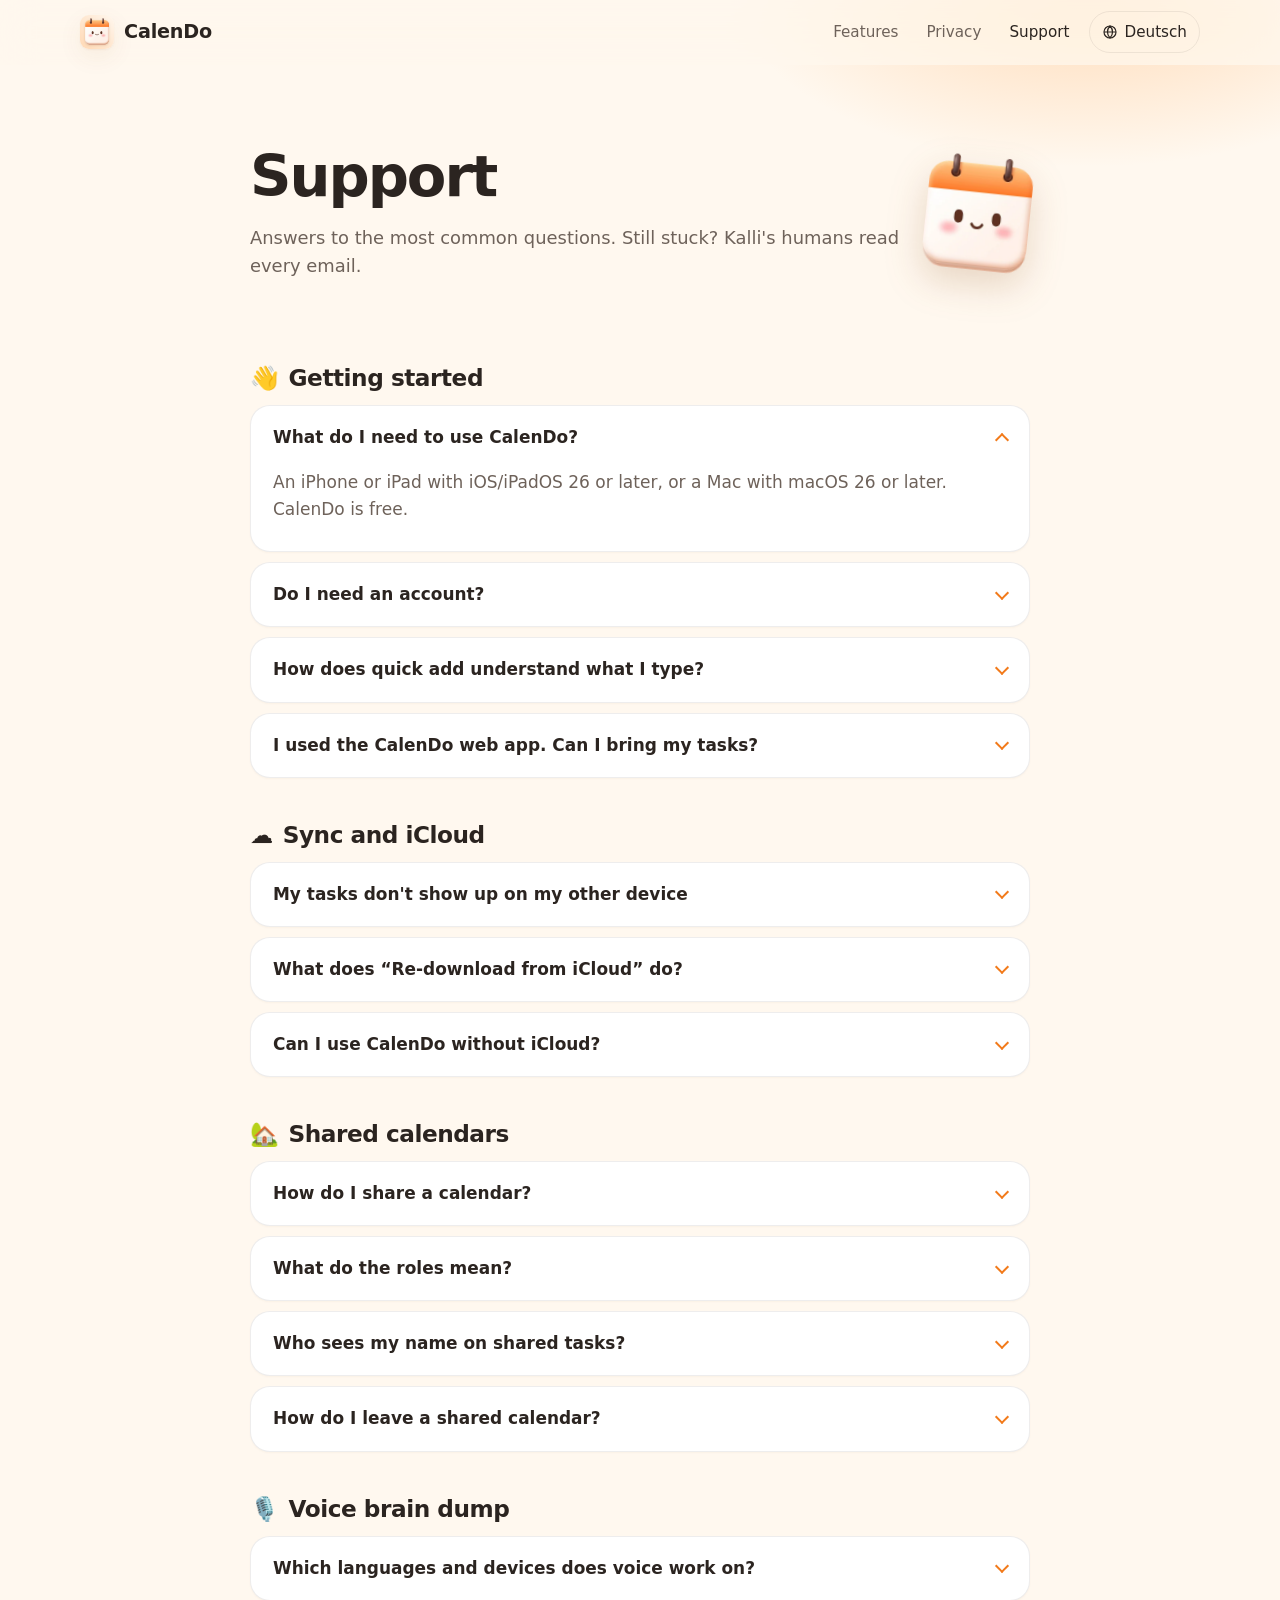
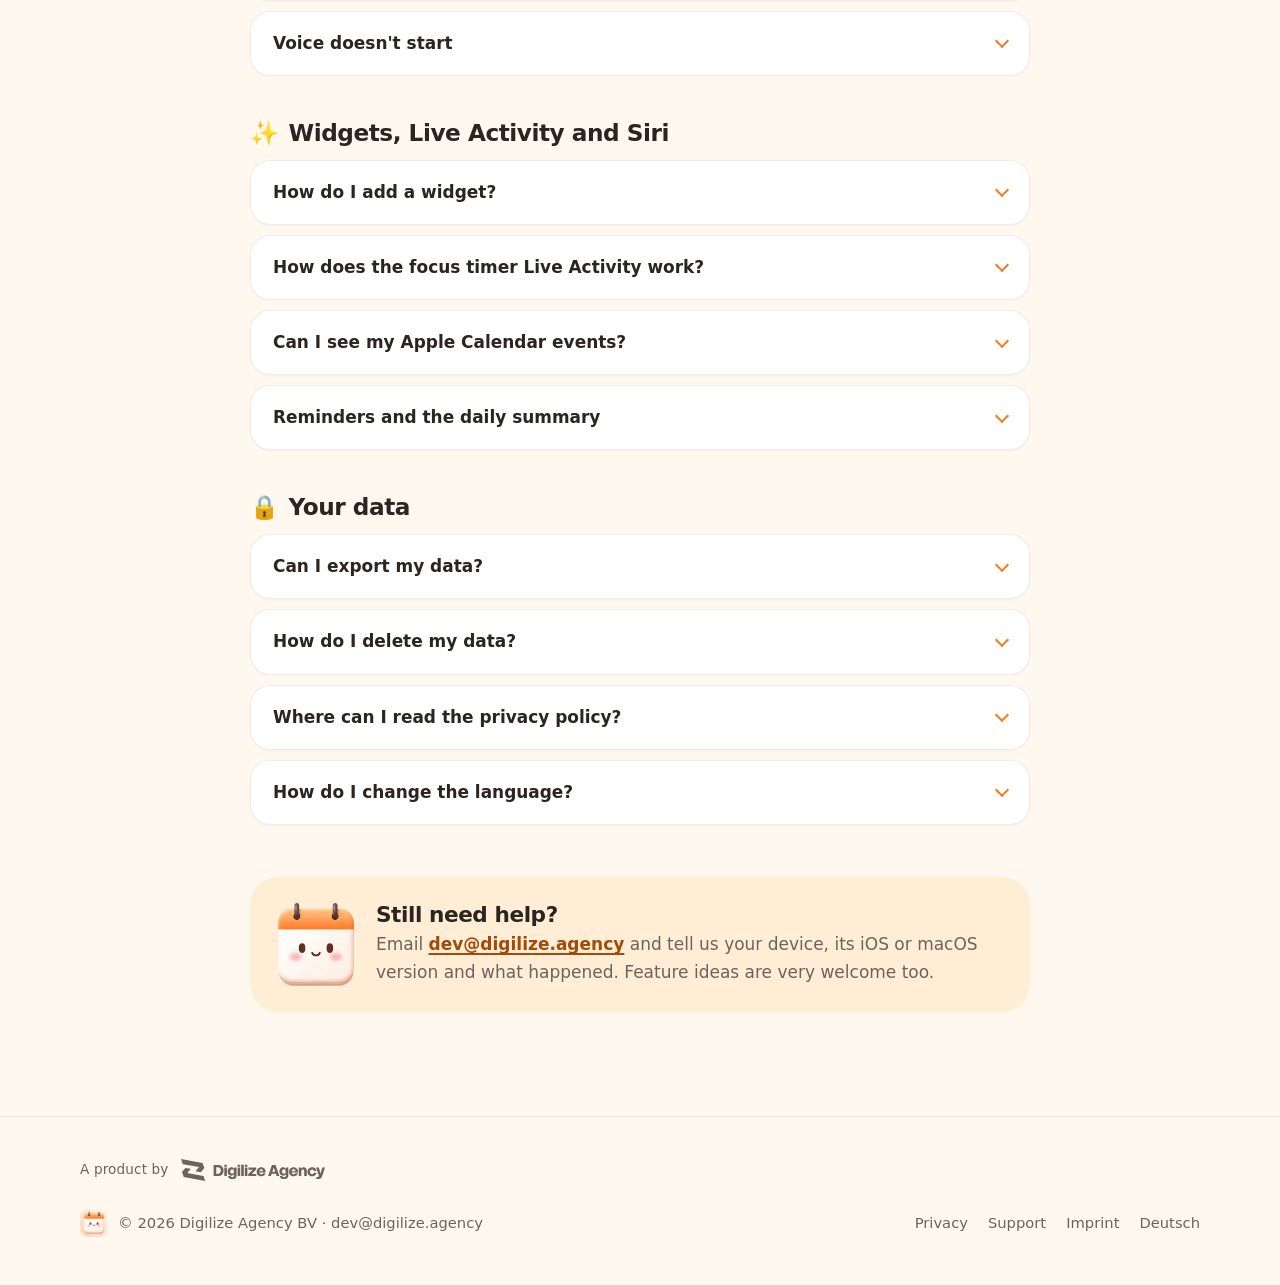
<file: support/index.html>
<!doctype html>
<html lang="en">
<head>
<meta charset="utf-8">
<meta name="viewport" content="width=device-width, initial-scale=1, viewport-fit=cover">
<title>Support · CalenDo</title>
<meta name="description" content="Help with CalenDo: iCloud sync, shared calendars and roles, voice brain dump, widgets, Live Activity and your data.">
<link rel="canonical" href="https://calendo.digilize.agency/support/">
<link rel="alternate" hreflang="en" href="https://calendo.digilize.agency/support/">
<link rel="alternate" hreflang="de" href="https://calendo.digilize.agency/de/support/">
<link rel="alternate" hreflang="x-default" href="https://calendo.digilize.agency/support/">
<meta name="theme-color" content="#fff8ef" media="(prefers-color-scheme: light)">
<meta name="theme-color" content="#16120f" media="(prefers-color-scheme: dark)">
<meta name="color-scheme" content="light dark">
<meta name="referrer" content="strict-origin-when-cross-origin">
<!-- App Store smart banner: uncomment and set the app id once CalenDo is live.
<meta name="apple-itunes-app" content="app-id=0000000000">
-->
<meta property="og:type" content="website">
<meta property="og:site_name" content="CalenDo">
<meta property="og:title" content="Support · CalenDo">
<meta property="og:description" content="Help with CalenDo: iCloud sync, shared calendars and roles, voice brain dump, widgets, Live Activity and your data.">
<meta property="og:url" content="https://calendo.digilize.agency/support/">
<meta property="og:image" content="https://calendo.digilize.agency/og.png">
<meta property="og:image:width" content="1200">
<meta property="og:image:height" content="630">
<meta property="og:image:alt" content="CalenDo app icon: Kalli, a smiling calendar page">
<meta property="og:locale" content="en_US">
<meta name="twitter:card" content="summary_large_image">
<link rel="icon" type="image/png" sizes="32x32" href="../favicon.png">
<link rel="icon" type="image/png" sizes="64x64" href="../assets/img/favicon-64.png">
<link rel="apple-touch-icon" href="../apple-touch-icon.png">
<link rel="stylesheet" href="../assets/style.css">
</head>
<body>
<a class="skip" href="#main">Skip to content</a>
<header class="site-header">
  <div class="wrap">
    <a class="brand" href="../" aria-label="CalenDo home"><img src="../assets/img/app-icon-128.png" width="34" height="34" alt=""><span>CalenDo</span></a>
    <nav class="nav" aria-label="Main">
      <a class="hide-s" href="../#features">Features</a>
      <a class="hide-xs" href="../privacy/">Privacy</a>
      <a href="../support/" aria-current="page">Support</a>
      <a class="lang" href="../de/support/" hreflang="de" lang="de"><svg viewBox="0 0 24 24" fill="none" stroke="currentColor" stroke-width="1.8" aria-hidden="true"><circle cx="12" cy="12" r="9"/><path d="M3 12h18M12 3c2.5 2.6 3.8 5.6 3.8 9s-1.3 6.4-3.8 9c-2.5-2.6-3.8-5.6-3.8-9S9.5 5.6 12 3z"/></svg>Deutsch</a>
    </nav>
  </div>
</header>
<main id="main">

<section class="doc-hero">
  <div class="wrap">
    <div><h1>Support</h1><p>Answers to the most common questions. Still stuck? Kalli's humans read every email.</p></div>
    <picture><source srcset="../assets/img/kalli-280.webp 280w, ../assets/img/kalli-560.webp 560w" sizes="104px" type="image/webp"><img src="../assets/img/kalli-280.png" srcset="../assets/img/kalli-280.png 280w, ../assets/img/kalli-560.png 560w" sizes="104px" width="104" height="115" alt="" loading="lazy" decoding="async"></picture>
  </div>
</section>
<section class="doc">
  <div class="wrap">
<div class="faq-group"><h2><span aria-hidden="true">👋</span>Getting started</h2><details class="faq" open><summary>What do I need to use CalenDo?</summary><div class="a"><p>An iPhone or iPad with iOS/iPadOS 26 or later, or a Mac with macOS 26 or later. CalenDo is free.</p></div></details><details class="faq"><summary>Do I need an account?</summary><div class="a"><p>No. CalenDo has no sign-up. If you're signed in to iCloud, your tasks sync between your devices through your own iCloud account automatically.</p></div></details><details class="faq"><summary>How does quick add understand what I type?</summary><div class="a"><p>Write a task the way you'd say it, like <em>Dentist tomorrow 9am</em> or <em>Gym every Monday 18:00</em>. CalenDo picks out the day, time and repeat and shows them as chips before you add the task. It works in English and German.</p></div></details><details class="faq"><summary>I used the CalenDo web app. Can I bring my tasks?</summary><div class="a"><p>Yes. Open <strong>Settings › Import from CalenDo Web</strong>, sign in with your calen-do.de email and password and pick what to import. Your personal tasks and the shared calendars you own come along; share those calendars again from the app afterwards. Nothing is changed in the web app.</p></div></details></div>
<div class="faq-group"><h2><span aria-hidden="true">☁️</span>Sync and iCloud</h2><details class="faq"><summary>My tasks don't show up on my other device</summary><div class="a"><ol>
<li>Make sure every device is signed in to the <strong>same Apple Account</strong> and has iCloud turned on. On iPhone: Settings › [your name] › iCloud, and check that CalenDo is allowed to use iCloud.</li>
<li>Check the status in CalenDo under <strong>Settings › Sync</strong> and tap <strong>Sync Now</strong>.</li>
<li>Make sure you're online, your iCloud storage isn't full and Low Power Mode isn't holding back background work.</li>
<li>Give it a minute: iCloud usually syncs within seconds, but can take longer on a slow connection.</li>
</ol></div></details><details class="faq"><summary>What does “Re-download from iCloud” do?</summary><div class="a"><p><strong>Settings › Sync › Re-download from iCloud</strong> throws away this device's local copy and downloads everything fresh from your iCloud. It fixes a device that got out of step. Changes on this device that haven't reached iCloud yet are lost, so try <strong>Sync Now</strong> first. Your other devices aren't affected.</p></div></details><details class="faq"><summary>Can I use CalenDo without iCloud?</summary><div class="a"><p>Yes. Without iCloud, everything stays on that one device. Sharing calendars and syncing between devices need iCloud.</p></div></details></div>
<div class="faq-group"><h2><span aria-hidden="true">🏡</span>Shared calendars</h2><details class="faq"><summary>How do I share a calendar?</summary><div class="a"><p>Open <strong>Settings › Calendars</strong>, pick the calendar and tap <strong>Share with Someone…</strong>. Send the invitation through Messages, Mail or a link. The other person needs an Apple Account and CalenDo on their device; once they accept, the calendar appears in their app. Use <strong>Manage Sharing…</strong> to see who's in, change permissions or stop sharing.</p></div></details><details class="faq"><summary>What do the roles mean?</summary><div class="a"><ul>
<li><strong>Owner</strong>: created the calendar and can stop sharing.</li>
<li><strong>Co-Owner</strong>: edits tasks and can invite or remove people. Turn on <em>Allow others to invite</em> for someone to make them a Co-Owner.</li>
<li><strong>Can make changes</strong>: participants who add, edit and tick off tasks.</li>
<li><strong>View only</strong>: participants who can see tasks but not change them.</li>
<li><strong>Only invited people</strong> can join. The link doesn't work for anyone else.</li>
</ul></div></details><details class="faq"><summary>Who sees my name on shared tasks?</summary><div class="a"><p>Tasks you add to a shared calendar show the name you set in <strong>Settings › You</strong>, so everyone knows who added what. Your personal calendars are never visible to anyone else.</p></div></details><details class="faq"><summary>How do I leave a shared calendar?</summary><div class="a"><p>Open the calendar in <strong>Settings › Calendars</strong>, tap <strong>Manage Sharing…</strong> and remove yourself. If you're the owner, you can stop sharing there for everyone.</p></div></details></div>
<div class="faq-group"><h2><span aria-hidden="true">🎙️</span>Voice brain dump</h2><details class="faq"><summary>Which languages and devices does voice work on?</summary><div class="a"><p>You can talk to Kalli in <strong>English and German</strong>. Speech recognition runs on your device on iPhone, iPad and Mac with iOS/iPadOS/macOS 26; the first time, your device may download the speech model for your language. Splitting what you said into neat, separate tasks works best with <strong>Apple Intelligence on supported devices</strong> (for example iPhone 15 Pro or later, and iPads and Macs with Apple silicon, with Apple Intelligence turned on). On other devices CalenDo uses simpler built-in rules.</p></div></details><details class="faq"><summary>Voice doesn't start</summary><div class="a"><p>CalenDo needs access to the <strong>microphone</strong> and <strong>speech recognition</strong>. If you said no earlier, turn both on in the Settings app under Privacy &amp; Security. Nothing you say is recorded or uploaded.</p></div></details></div>
<div class="faq-group"><h2><span aria-hidden="true">✨</span>Widgets, Live Activity and Siri</h2><details class="faq"><summary>How do I add a widget?</summary><div class="a"><p>On iPhone or iPad, touch and hold the Home Screen, tap <strong>Edit › Add Widget</strong> and choose CalenDo: <strong>Today</strong> or <strong>Week</strong>. Lock Screen widgets and a Quick Add control for Control Center are there too. On a Mac, right-click the desktop and choose <strong>Edit Widgets</strong>.</p></div></details><details class="faq"><summary>How does the focus timer Live Activity work?</summary><div class="a"><p>Touch and hold a task and choose <strong>Start Focus</strong>, or ask Siri. The timer appears on your Lock Screen and in the Dynamic Island, and you can complete the task right from there. If nothing appears, check that Live Activities are allowed for CalenDo in the Settings app.</p></div></details><details class="faq"><summary>Can I see my Apple Calendar events?</summary><div class="a"><p>Yes. In the calendar view, turn on <strong>Show Apple Calendar events</strong> and allow access. CalenDo only reads events to show them next to your tasks; it never changes them. You can choose which calendars to show.</p></div></details><details class="faq"><summary>Reminders and the daily summary</summary><div class="a"><p>Set a reminder in each task. The optional <strong>Daily Summary</strong> in <strong>Settings › Notifications</strong> sends a short, friendly note about your day at the time you choose, written on your device.</p></div></details></div>
<div class="faq-group"><h2><span aria-hidden="true">🔒</span>Your data</h2><details class="faq"><summary>Can I export my data?</summary><div class="a"><p>There's no export file yet. Your data is always in your own iCloud and syncs to all your devices, so it isn't tied to a single phone. If an export would help you, tell us.</p></div></details><details class="faq"><summary>How do I delete my data?</summary><div class="a"><p>Delete single tasks or a whole calendar in the app (<strong>Settings › Calendars › [calendar] › Delete Calendar</strong>). To remove everything from iCloud, open the Settings app › [your name] › iCloud › Manage Storage › CalenDo and delete its data. Deleting the app removes the data on that device. We hold no copy anywhere.</p></div></details><details class="faq"><summary>Where can I read the privacy policy?</summary><div class="a"><p>Here: <a href="../privacy/">Privacy Policy</a>. In short: no account, no tracking, and your data stays in your iCloud.</p></div></details><details class="faq"><summary>How do I change the language?</summary><div class="a"><p>CalenDo speaks English and German and follows your device. To change it just for CalenDo: on iPhone, Settings › Apps › CalenDo › Language; on a Mac, System Settings › General › Language &amp; Region › Applications.</p></div></details></div>
    <div class="contact-card">
      <picture><source srcset="../assets/img/kalli-280.webp 280w, ../assets/img/kalli-560.webp 560w" sizes="76px" type="image/webp"><img src="../assets/img/kalli-280.png" srcset="../assets/img/kalli-280.png 280w, ../assets/img/kalli-560.png 560w" sizes="76px" width="76" height="84" alt="" loading="lazy" decoding="async"></picture>
      <div><h2>Still need help?</h2><p>Email <a href="mailto:dev@digilize.agency">dev@digilize.agency</a> and tell us your device, its iOS or macOS version and what happened. Feature ideas are very welcome too.</p></div>
    </div>
  </div>
</section>
</main>
<footer class="site-footer">
  <div class="wrap">
    <a class="made-by" href="https://digilize.agency/en" aria-label="A product by Digilize Agency"><span>A product by</span><span class="digilize-logo" aria-hidden="true"></span></a>
    <div class="who"><img src="../assets/img/app-icon-128.png" width="28" height="28" alt=""><span>© 2026 Digilize Agency BV · <a href="mailto:dev@digilize.agency">dev@digilize.agency</a></span></div>
    <nav aria-label="Footer">
      <a href="../privacy/">Privacy</a>
      <a href="../support/">Support</a>
      <a href="https://digilize.agency/en/imprint">Imprint</a>
      <a href="../de/support/" hreflang="de" lang="de">Deutsch</a>
    </nav>
  </div>
</footer>
</body>
</html>
</file>
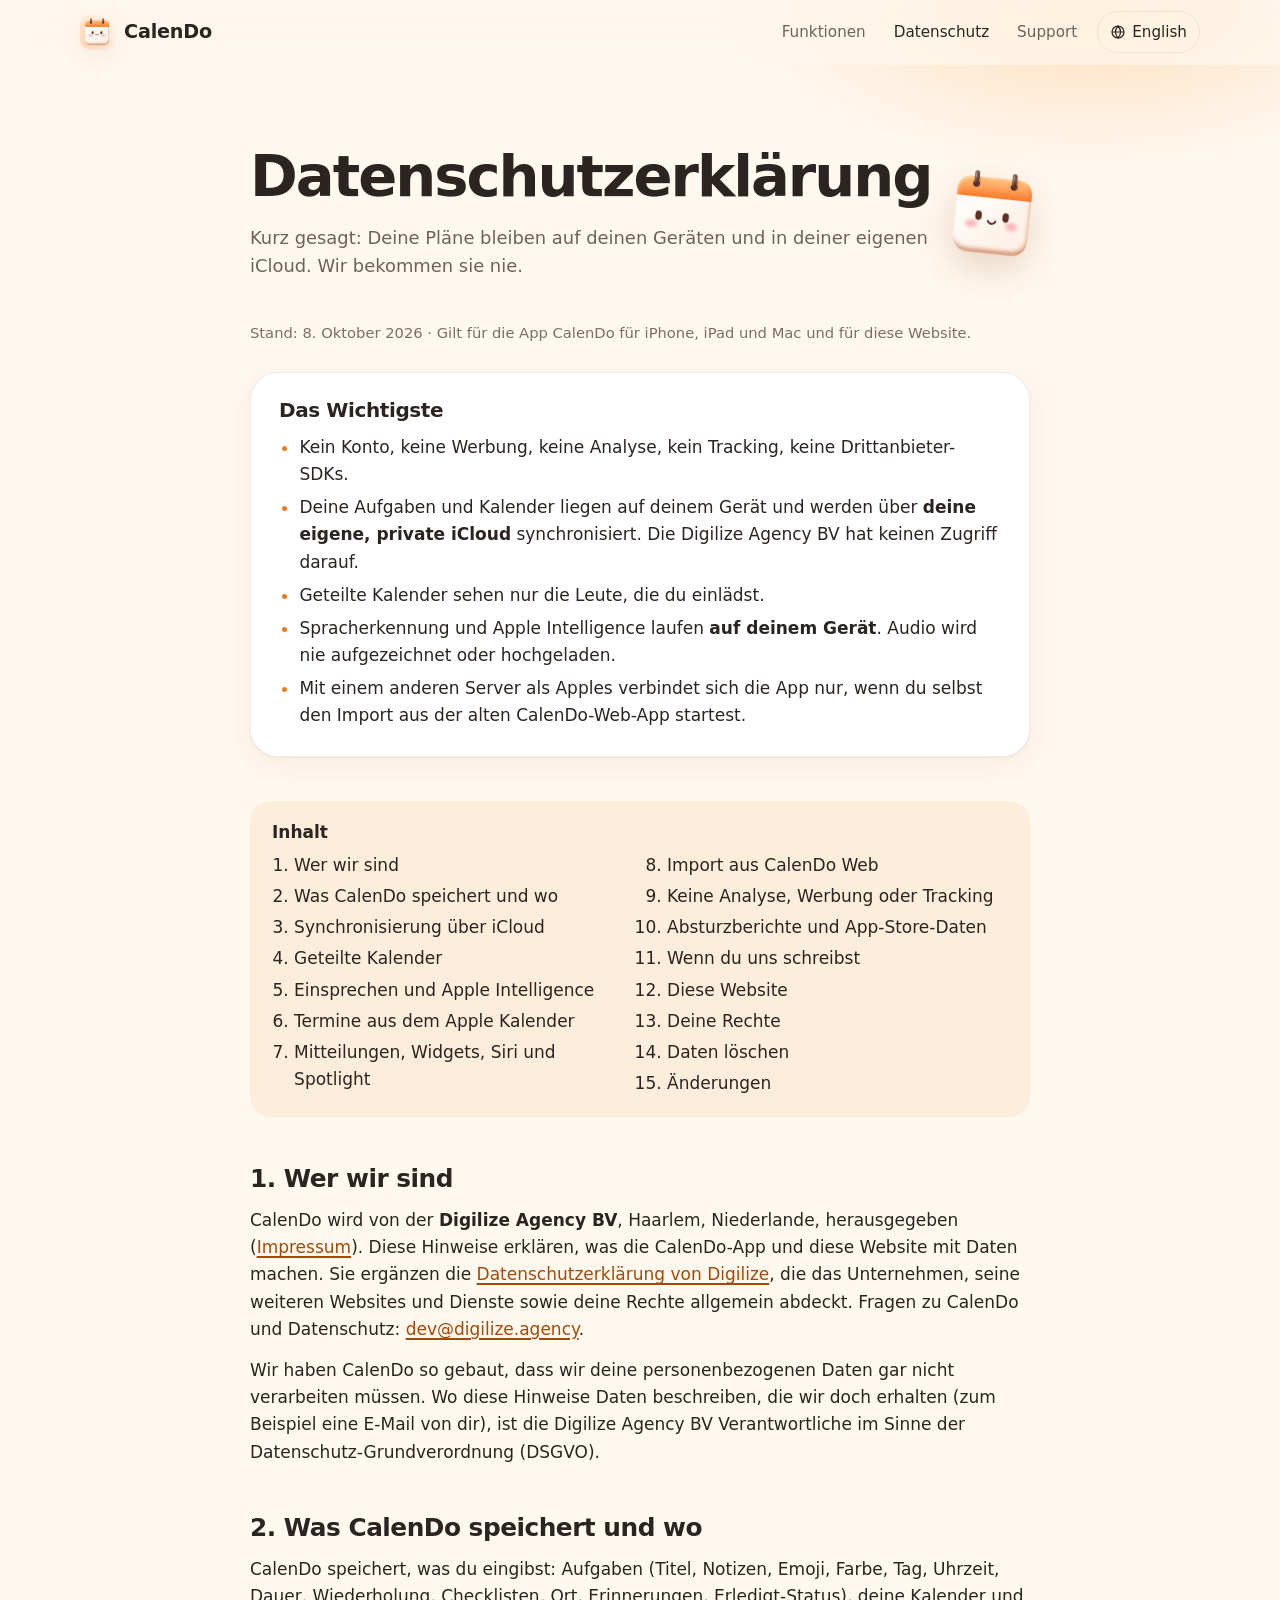
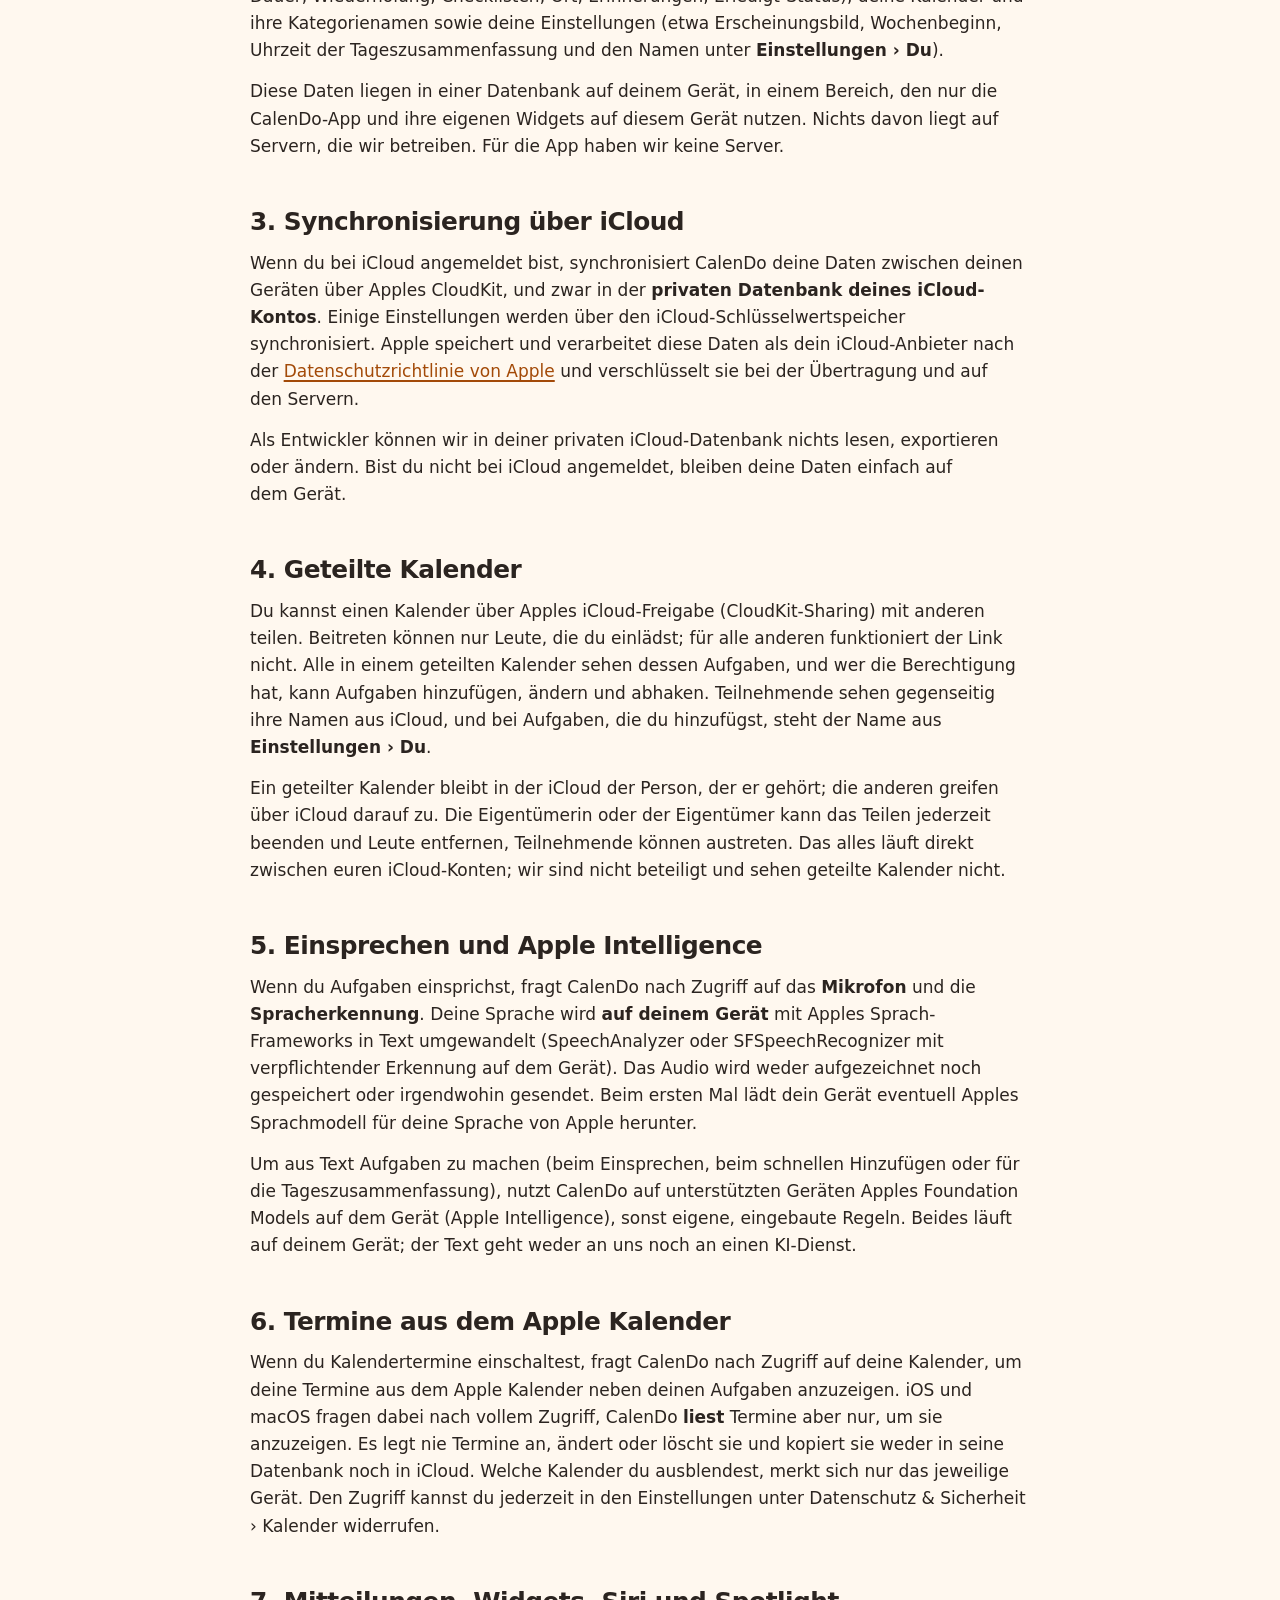
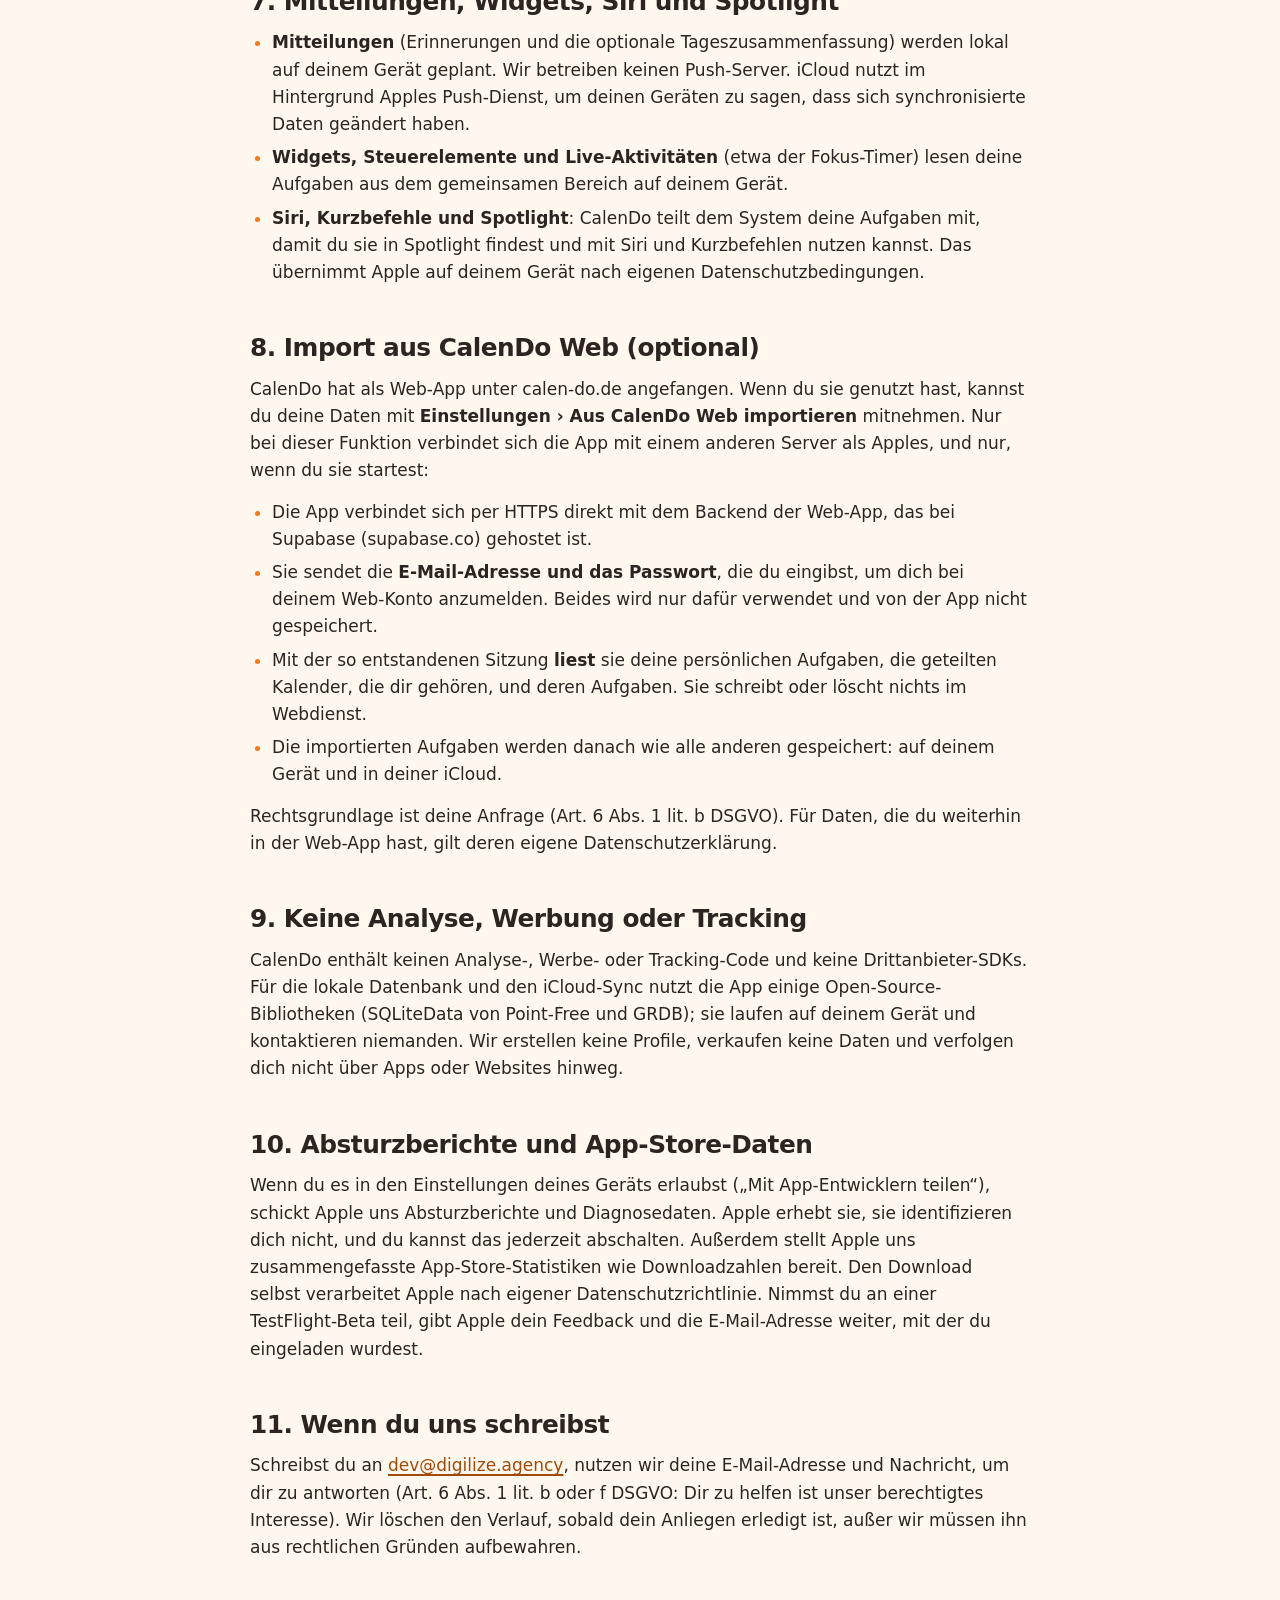
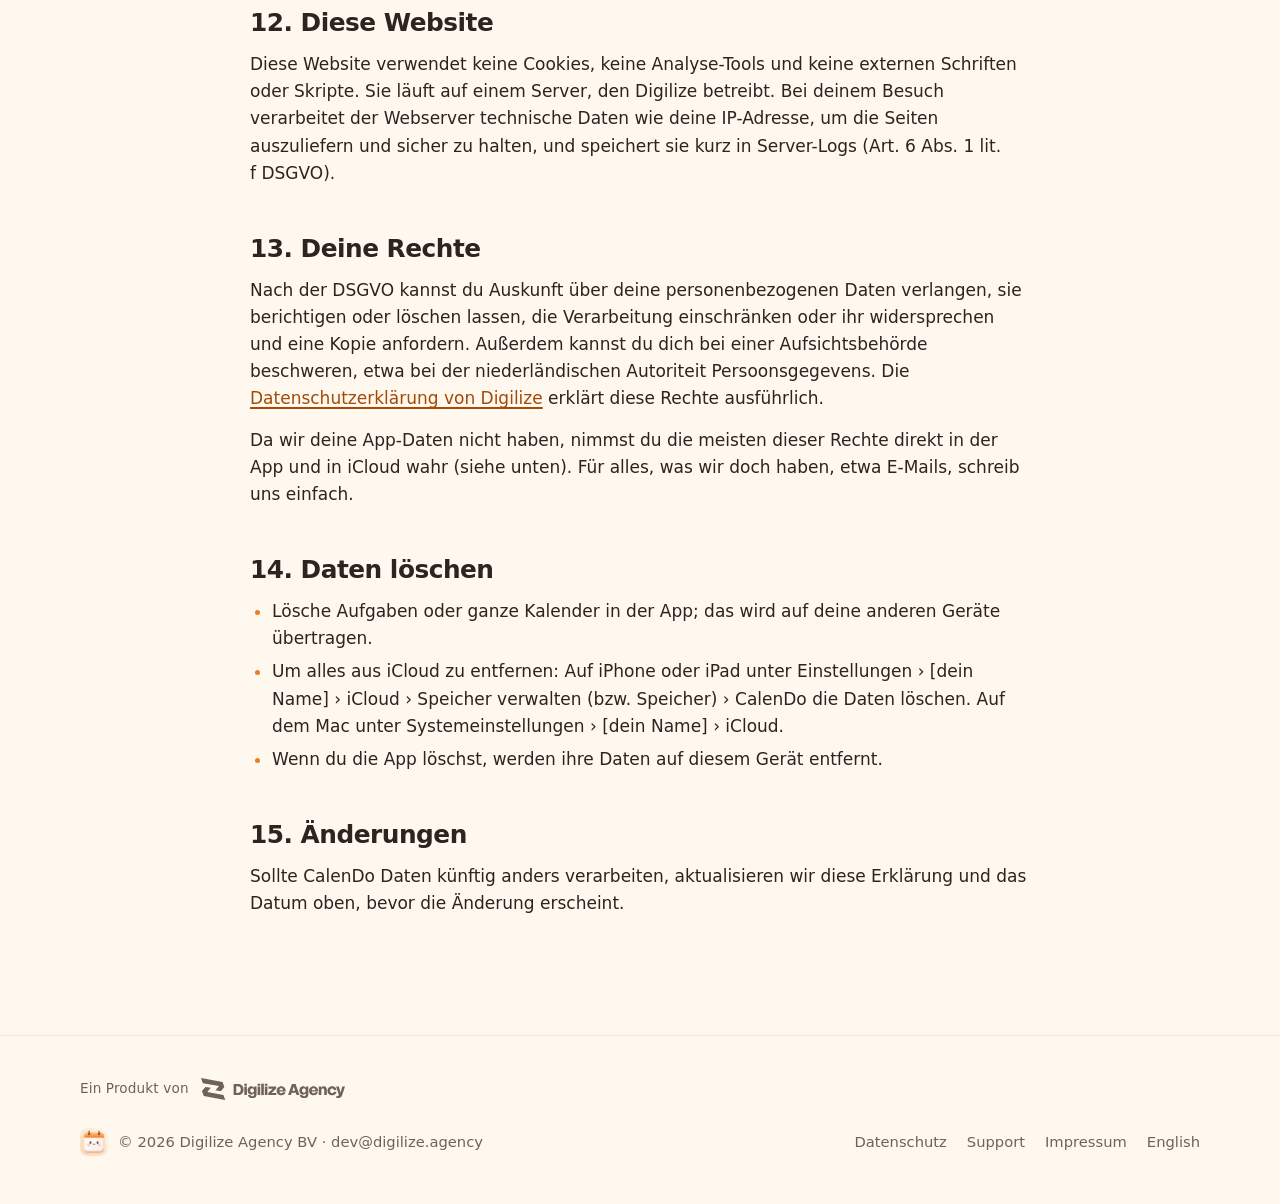
<file: de/datenschutz/index.html>
<!doctype html>
<html lang="de">
<head>
<meta charset="utf-8">
<meta name="viewport" content="width=device-width, initial-scale=1, viewport-fit=cover">
<title>Datenschutzerklärung · CalenDo</title>
<meta name="description" content="Wie CalenDo mit deinen Daten umgeht: auf deinen Geräten und in deiner eigenen iCloud, kein Konto, kein Tracking, keine Analyse.">
<link rel="canonical" href="https://calendo.digilize.agency/de/datenschutz/">
<link rel="alternate" hreflang="en" href="https://calendo.digilize.agency/privacy/">
<link rel="alternate" hreflang="de" href="https://calendo.digilize.agency/de/datenschutz/">
<link rel="alternate" hreflang="x-default" href="https://calendo.digilize.agency/privacy/">
<meta name="theme-color" content="#fff8ef" media="(prefers-color-scheme: light)">
<meta name="theme-color" content="#16120f" media="(prefers-color-scheme: dark)">
<meta name="color-scheme" content="light dark">
<meta name="referrer" content="strict-origin-when-cross-origin">
<!-- App Store smart banner: uncomment and set the app id once CalenDo is live.
<meta name="apple-itunes-app" content="app-id=0000000000">
-->
<meta property="og:type" content="website">
<meta property="og:site_name" content="CalenDo">
<meta property="og:title" content="Datenschutzerklärung · CalenDo">
<meta property="og:description" content="Wie CalenDo mit deinen Daten umgeht: auf deinen Geräten und in deiner eigenen iCloud, kein Konto, kein Tracking, keine Analyse.">
<meta property="og:url" content="https://calendo.digilize.agency/de/datenschutz/">
<meta property="og:image" content="https://calendo.digilize.agency/og.png">
<meta property="og:image:width" content="1200">
<meta property="og:image:height" content="630">
<meta property="og:image:alt" content="CalenDo app icon: Kalli, a smiling calendar page">
<meta property="og:locale" content="de_DE">
<meta name="twitter:card" content="summary_large_image">
<link rel="icon" type="image/png" sizes="32x32" href="../../favicon.png">
<link rel="icon" type="image/png" sizes="64x64" href="../../assets/img/favicon-64.png">
<link rel="apple-touch-icon" href="../../apple-touch-icon.png">
<link rel="stylesheet" href="../../assets/style.css">
</head>
<body>
<a class="skip" href="#main">Zum Inhalt springen</a>
<header class="site-header">
  <div class="wrap">
    <a class="brand" href="../../de/" aria-label="CalenDo Startseite"><img src="../../assets/img/app-icon-128.png" width="34" height="34" alt=""><span>CalenDo</span></a>
    <nav class="nav" aria-label="Hauptmenü">
      <a class="hide-s" href="../../de/#features">Funktionen</a>
      <a class="hide-xs" href="../../de/datenschutz/" aria-current="page">Datenschutz</a>
      <a href="../../de/support/">Support</a>
      <a class="lang" href="../../privacy/" hreflang="en" lang="en"><svg viewBox="0 0 24 24" fill="none" stroke="currentColor" stroke-width="1.8" aria-hidden="true"><circle cx="12" cy="12" r="9"/><path d="M3 12h18M12 3c2.5 2.6 3.8 5.6 3.8 9s-1.3 6.4-3.8 9c-2.5-2.6-3.8-5.6-3.8-9S9.5 5.6 12 3z"/></svg>English</a>
    </nav>
  </div>
</header>
<main id="main">

<section class="doc-hero">
  <div class="wrap">
    <div><h1>Datenschutzerklärung</h1><p>Kurz gesagt: Deine Pläne bleiben auf deinen Geräten und in deiner eigenen iCloud. Wir bekommen sie nie.</p></div>
    <picture><source srcset="../../assets/img/kalli-280.webp 280w, ../../assets/img/kalli-560.webp 560w" sizes="104px" type="image/webp"><img src="../../assets/img/kalli-280.png" srcset="../../assets/img/kalli-280.png 280w, ../../assets/img/kalli-560.png 560w" sizes="104px" width="104" height="115" alt="" loading="lazy" decoding="async"></picture>
  </div>
</section>
<section class="doc">
  <div class="wrap">
    <p class="meta">Stand: 8. Oktober 2026 · Gilt für die App CalenDo für iPhone, iPad und Mac und für diese Website.</p>
    <div class="tldr">
      <h2>Das Wichtigste</h2>
      <ul>
        <li>Kein Konto, keine Werbung, keine Analyse, kein Tracking, keine Drittanbieter-SDKs.</li>
        <li>Deine Aufgaben und Kalender liegen auf deinem Gerät und werden über <strong>deine eigene, private iCloud</strong> synchronisiert. Die Digilize Agency BV hat keinen Zugriff darauf.</li>
        <li>Geteilte Kalender sehen nur die Leute, die du einlädst.</li>
        <li>Spracherkennung und Apple Intelligence laufen <strong>auf deinem Gerät</strong>. Audio wird nie aufgezeichnet oder hochgeladen.</li>
        <li>Mit einem anderen Server als Apples verbindet sich die App nur, wenn du selbst den Import aus der alten CalenDo-Web-App startest.</li>
      </ul>
    </div>
    <nav class="toc" aria-label="Inhalt"><b>Inhalt</b><ol><li><a href="#wer">Wer wir sind</a></li><li><a href="#daten">Was CalenDo speichert und wo</a></li><li><a href="#icloud">Synchronisierung über iCloud</a></li><li><a href="#teilen">Geteilte Kalender</a></li><li><a href="#sprache">Einsprechen und Apple Intelligence</a></li><li><a href="#kalender">Termine aus dem Apple Kalender</a></li><li><a href="#system">Mitteilungen, Widgets, Siri und Spotlight</a></li><li><a href="#import">Import aus CalenDo Web</a></li><li><a href="#kein-tracking">Keine Analyse, Werbung oder Tracking</a></li><li><a href="#diagnose">Absturzberichte und App-Store-Daten</a></li><li><a href="#email">Wenn du uns schreibst</a></li><li><a href="#website">Diese Website</a></li><li><a href="#rechte">Deine Rechte</a></li><li><a href="#loeschen">Daten löschen</a></li><li><a href="#aenderungen">Änderungen</a></li></ol></nav>
    <div class="prose">

<h2 id="wer">1. Wer wir sind</h2>
<p>CalenDo wird von der <strong>Digilize Agency BV</strong>, Haarlem, Niederlande, herausgegeben (<a href="https://digilize.agency/de/imprint">Impressum</a>). Diese Hinweise erklären, was die CalenDo-App und diese Website mit Daten machen. Sie ergänzen die <a href="https://digilize.agency/de/privacy">Datenschutzerklärung von Digilize</a>, die das Unternehmen, seine weiteren Websites und Dienste sowie deine Rechte allgemein abdeckt. Fragen zu CalenDo und Datenschutz: <a href="mailto:dev@digilize.agency">dev@digilize.agency</a>.</p>
<p>Wir haben CalenDo so gebaut, dass wir deine personenbezogenen Daten gar nicht verarbeiten müssen. Wo diese Hinweise Daten beschreiben, die wir doch erhalten (zum Beispiel eine E-Mail von dir), ist die Digilize Agency BV Verantwortliche im Sinne der Datenschutz-Grundverordnung (DSGVO).</p>
<h2 id="daten">2. Was CalenDo speichert und wo</h2>
<p>CalenDo speichert, was du eingibst: Aufgaben (Titel, Notizen, Emoji, Farbe, Tag, Uhrzeit, Dauer, Wiederholung, Checklisten, Ort, Erinnerungen, Erledigt-Status), deine Kalender und ihre Kategorienamen sowie deine Einstellungen (etwa Erscheinungsbild, Wochenbeginn, Uhrzeit der Tageszusammenfassung und den Namen unter <span class="path">Einstellungen › Du</span>).</p>
<p>Diese Daten liegen in einer Datenbank auf deinem Gerät, in einem Bereich, den nur die CalenDo-App und ihre eigenen Widgets auf diesem Gerät nutzen. Nichts davon liegt auf Servern, die wir betreiben. Für die App haben wir keine Server.</p>

<h2 id="icloud">3. Synchronisierung über iCloud</h2>
<p>Wenn du bei iCloud angemeldet bist, synchronisiert CalenDo deine Daten zwischen deinen Geräten über Apples CloudKit, und zwar in der <strong>privaten Datenbank deines iCloud-Kontos</strong>. Einige Einstellungen werden über den iCloud-Schlüsselwertspeicher synchronisiert. Apple speichert und verarbeitet diese Daten als dein iCloud-Anbieter nach der <a href="https://www.apple.com/de/legal/privacy/">Datenschutzrichtlinie von Apple</a> und verschlüsselt sie bei der Übertragung und auf den Servern.</p>
<p>Als Entwickler können wir in deiner privaten iCloud-Datenbank nichts lesen, exportieren oder ändern. Bist du nicht bei iCloud angemeldet, bleiben deine Daten einfach auf dem Gerät.</p>

<h2 id="teilen">4. Geteilte Kalender</h2>
<p>Du kannst einen Kalender über Apples iCloud-Freigabe (CloudKit-Sharing) mit anderen teilen. Beitreten können nur Leute, die du einlädst; für alle anderen funktioniert der Link nicht. Alle in einem geteilten Kalender sehen dessen Aufgaben, und wer die Berechtigung hat, kann Aufgaben hinzufügen, ändern und abhaken. Teilnehmende sehen gegenseitig ihre Namen aus iCloud, und bei Aufgaben, die du hinzufügst, steht der Name aus <span class="path">Einstellungen › Du</span>.</p>
<p>Ein geteilter Kalender bleibt in der iCloud der Person, der er gehört; die anderen greifen über iCloud darauf zu. Die Eigentümerin oder der Eigentümer kann das Teilen jederzeit beenden und Leute entfernen, Teilnehmende können austreten. Das alles läuft direkt zwischen euren iCloud-Konten; wir sind nicht beteiligt und sehen geteilte Kalender nicht.</p>

<h2 id="sprache">5. Einsprechen und Apple Intelligence</h2>
<p>Wenn du Aufgaben einsprichst, fragt CalenDo nach Zugriff auf das <strong>Mikrofon</strong> und die <strong>Spracherkennung</strong>. Deine Sprache wird <strong>auf deinem Gerät</strong> mit Apples Sprach-Frameworks in Text umgewandelt (SpeechAnalyzer oder SFSpeechRecognizer mit verpflichtender Erkennung auf dem Gerät). Das Audio wird weder aufgezeichnet noch gespeichert oder irgendwohin gesendet. Beim ersten Mal lädt dein Gerät eventuell Apples Sprachmodell für deine Sprache von Apple herunter.</p>
<p>Um aus Text Aufgaben zu machen (beim Einsprechen, beim schnellen Hinzufügen oder für die Tageszusammenfassung), nutzt CalenDo auf unterstützten Geräten Apples Foundation Models auf dem Gerät (Apple Intelligence), sonst eigene, eingebaute Regeln. Beides läuft auf deinem Gerät; der Text geht weder an uns noch an einen KI-Dienst.</p>

<h2 id="kalender">6. Termine aus dem Apple Kalender</h2>
<p>Wenn du Kalendertermine einschaltest, fragt CalenDo nach Zugriff auf deine Kalender, um deine Termine aus dem Apple Kalender neben deinen Aufgaben anzuzeigen. iOS und macOS fragen dabei nach vollem Zugriff, CalenDo <strong>liest</strong> Termine aber nur, um sie anzuzeigen. Es legt nie Termine an, ändert oder löscht sie und kopiert sie weder in seine Datenbank noch in iCloud. Welche Kalender du ausblendest, merkt sich nur das jeweilige Gerät. Den Zugriff kannst du jederzeit in den Einstellungen unter Datenschutz &amp; Sicherheit › Kalender widerrufen.</p>

<h2 id="system">7. Mitteilungen, Widgets, Siri und Spotlight</h2>
<ul>
<li><strong>Mitteilungen</strong> (Erinnerungen und die optionale Tageszusammenfassung) werden lokal auf deinem Gerät geplant. Wir betreiben keinen Push-Server. iCloud nutzt im Hintergrund Apples Push-Dienst, um deinen Geräten zu sagen, dass sich synchronisierte Daten geändert haben.</li>
<li><strong>Widgets, Steuerelemente und Live-Aktivitäten</strong> (etwa der Fokus-Timer) lesen deine Aufgaben aus dem gemeinsamen Bereich auf deinem Gerät.</li>
<li><strong>Siri, Kurzbefehle und Spotlight</strong>: CalenDo teilt dem System deine Aufgaben mit, damit du sie in Spotlight findest und mit Siri und Kurzbefehlen nutzen kannst. Das übernimmt Apple auf deinem Gerät nach eigenen Datenschutzbedingungen.</li>
</ul>

<h2 id="import">8. Import aus CalenDo Web (optional)</h2>
<p>CalenDo hat als Web-App unter calen-do.de angefangen. Wenn du sie genutzt hast, kannst du deine Daten mit <span class="path">Einstellungen › Aus CalenDo Web importieren</span> mitnehmen. Nur bei dieser Funktion verbindet sich die App mit einem anderen Server als Apples, und nur, wenn du sie startest:</p>
<ul>
<li>Die App verbindet sich per HTTPS direkt mit dem Backend der Web-App, das bei Supabase (supabase.co) gehostet ist.</li>
<li>Sie sendet die <strong>E-Mail-Adresse und das Passwort</strong>, die du eingibst, um dich bei deinem Web-Konto anzumelden. Beides wird nur dafür verwendet und von der App nicht gespeichert.</li>
<li>Mit der so entstandenen Sitzung <strong>liest</strong> sie deine persönlichen Aufgaben, die geteilten Kalender, die dir gehören, und deren Aufgaben. Sie schreibt oder löscht nichts im Webdienst.</li>
<li>Die importierten Aufgaben werden danach wie alle anderen gespeichert: auf deinem Gerät und in deiner iCloud.</li>
</ul>
<p>Rechtsgrundlage ist deine Anfrage (Art. 6 Abs. 1 lit. b DSGVO). Für Daten, die du weiterhin in der Web-App hast, gilt deren eigene Datenschutzerklärung.</p>

<h2 id="kein-tracking">9. Keine Analyse, Werbung oder Tracking</h2>
<p>CalenDo enthält keinen Analyse-, Werbe- oder Tracking-Code und keine Drittanbieter-SDKs. Für die lokale Datenbank und den iCloud-Sync nutzt die App einige Open-Source-Bibliotheken (SQLiteData von Point-Free und GRDB); sie laufen auf deinem Gerät und kontaktieren niemanden. Wir erstellen keine Profile, verkaufen keine Daten und verfolgen dich nicht über Apps oder Websites hinweg.</p>

<h2 id="diagnose">10. Absturzberichte und App-Store-Daten</h2>
<p>Wenn du es in den Einstellungen deines Geräts erlaubst („Mit App-Entwicklern teilen“), schickt Apple uns Absturzberichte und Diagnosedaten. Apple erhebt sie, sie identifizieren dich nicht, und du kannst das jederzeit abschalten. Außerdem stellt Apple uns zusammengefasste App-Store-Statistiken wie Downloadzahlen bereit. Den Download selbst verarbeitet Apple nach eigener Datenschutzrichtlinie. Nimmst du an einer TestFlight-Beta teil, gibt Apple dein Feedback und die E-Mail-Adresse weiter, mit der du eingeladen wurdest.</p>

<h2 id="email">11. Wenn du uns schreibst</h2>
<p>Schreibst du an <a href="mailto:dev@digilize.agency">dev@digilize.agency</a>, nutzen wir deine E-Mail-Adresse und Nachricht, um dir zu antworten (Art. 6 Abs. 1 lit. b oder f DSGVO: Dir zu helfen ist unser berechtigtes Interesse). Wir löschen den Verlauf, sobald dein Anliegen erledigt ist, außer wir müssen ihn aus rechtlichen Gründen aufbewahren.</p>

<h2 id="website">12. Diese Website</h2>
<p>Diese Website verwendet keine Cookies, keine Analyse-Tools und keine externen Schriften oder Skripte. Sie läuft auf einem Server, den Digilize betreibt. Bei deinem Besuch verarbeitet der Webserver technische Daten wie deine IP-Adresse, um die Seiten auszuliefern und sicher zu halten, und speichert sie kurz in Server-Logs (Art. 6 Abs. 1 lit. f DSGVO).</p>
<h2 id="rechte">13. Deine Rechte</h2>
<p>Nach der DSGVO kannst du Auskunft über deine personenbezogenen Daten verlangen, sie berichtigen oder löschen lassen, die Verarbeitung einschränken oder ihr widersprechen und eine Kopie anfordern. Außerdem kannst du dich bei einer Aufsichtsbehörde beschweren, etwa bei der niederländischen Autoriteit Persoonsgegevens. Die <a href="https://digilize.agency/de/privacy">Datenschutzerklärung von Digilize</a> erklärt diese Rechte ausführlich.</p>
<p>Da wir deine App-Daten nicht haben, nimmst du die meisten dieser Rechte direkt in der App und in iCloud wahr (siehe unten). Für alles, was wir doch haben, etwa E-Mails, schreib uns einfach.</p>
<h2 id="loeschen">14. Daten löschen</h2>
<ul>
<li>Lösche Aufgaben oder ganze Kalender in der App; das wird auf deine anderen Geräte übertragen.</li>
<li>Um alles aus iCloud zu entfernen: Auf iPhone oder iPad unter Einstellungen › [dein Name] › iCloud › Speicher verwalten (bzw. Speicher) › CalenDo die Daten löschen. Auf dem Mac unter Systemeinstellungen › [dein Name] › iCloud.</li>
<li>Wenn du die App löschst, werden ihre Daten auf diesem Gerät entfernt.</li>
</ul>

<h2 id="aenderungen">15. Änderungen</h2>
<p>Sollte CalenDo Daten künftig anders verarbeiten, aktualisieren wir diese Erklärung und das Datum oben, bevor die Änderung erscheint.</p>
    </div>
  </div>
</section>
</main>
<footer class="site-footer">
  <div class="wrap">
    <a class="made-by" href="https://digilize.agency/de" aria-label="Ein Produkt von Digilize Agency"><span>Ein Produkt von</span><span class="digilize-logo" aria-hidden="true"></span></a>
    <div class="who"><img src="../../assets/img/app-icon-128.png" width="28" height="28" alt=""><span>© 2026 Digilize Agency BV · <a href="mailto:dev@digilize.agency">dev@digilize.agency</a></span></div>
    <nav aria-label="Fußzeile">
      <a href="../../de/datenschutz/">Datenschutz</a>
      <a href="../../de/support/">Support</a>
      <a href="https://digilize.agency/de/imprint">Impressum</a>
      <a href="../../privacy/" hreflang="en" lang="en">English</a>
    </nav>
  </div>
</footer>
</body>
</html>
</file>
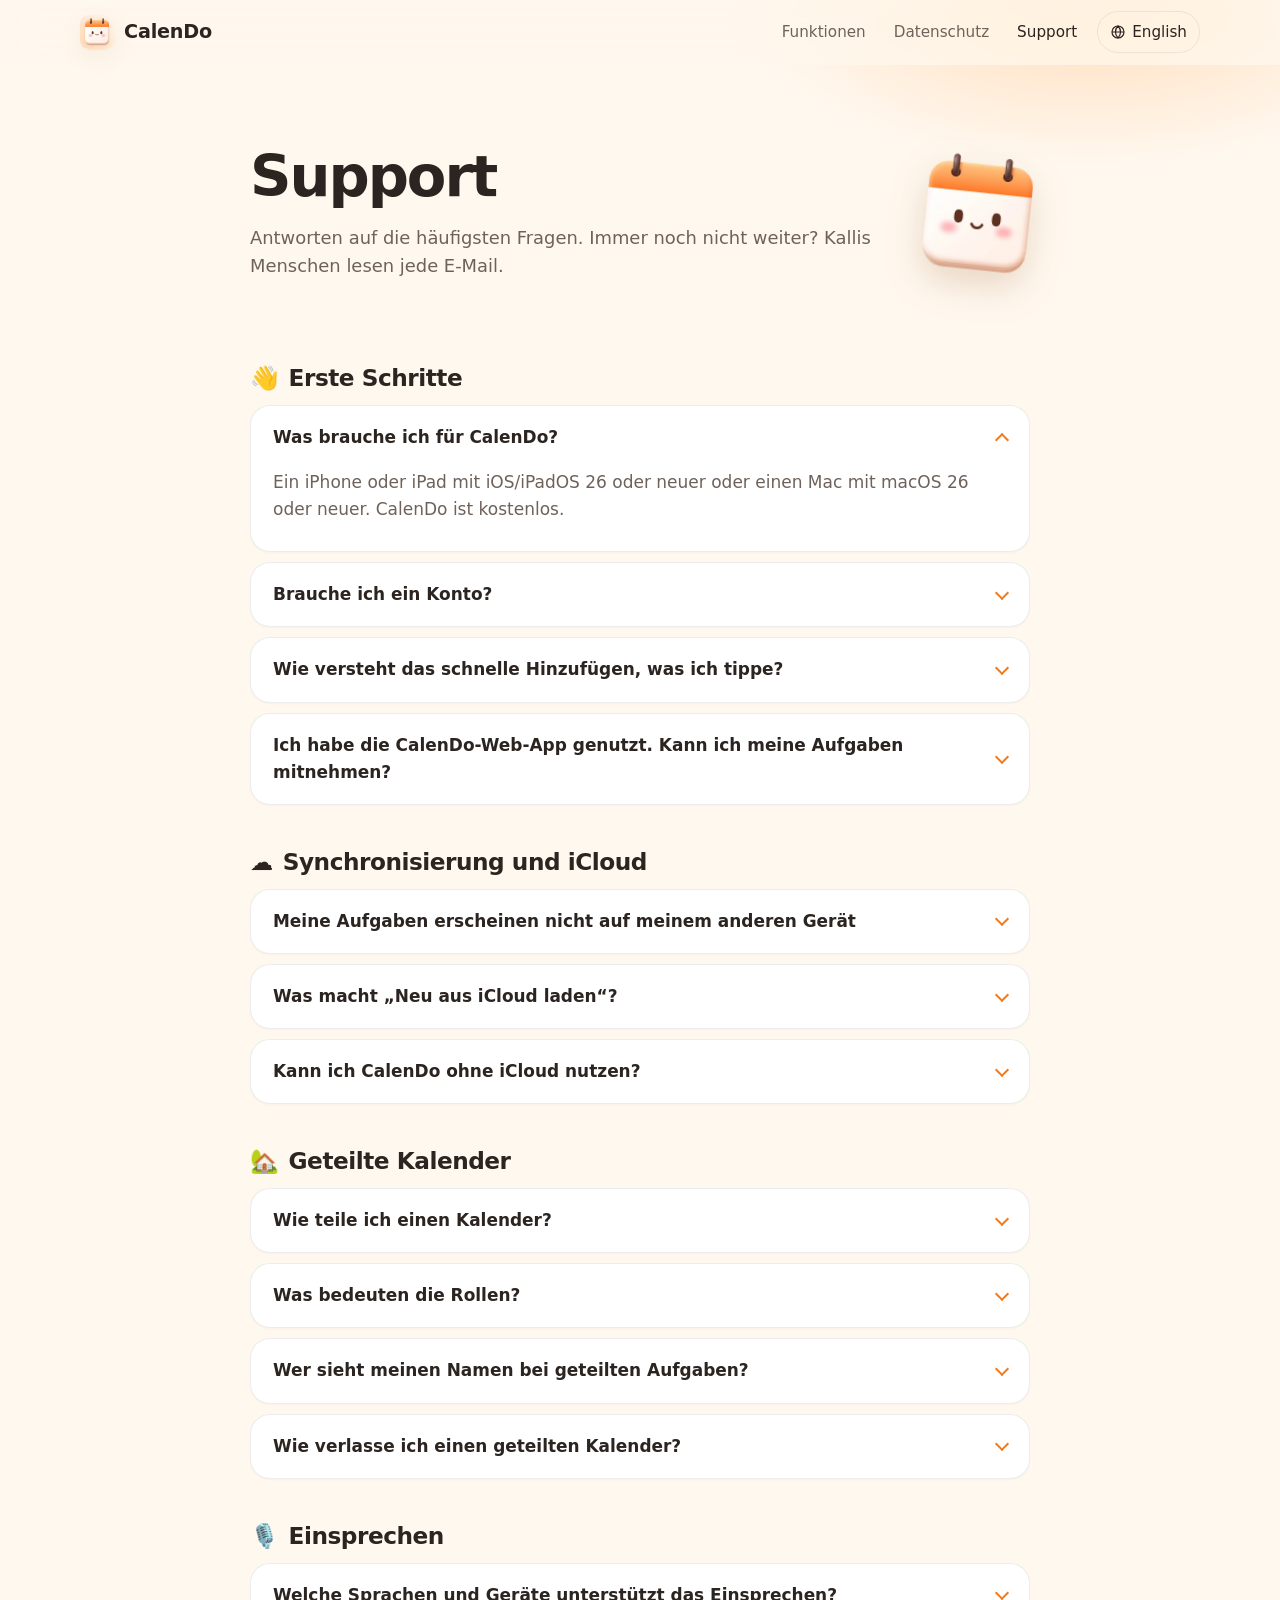
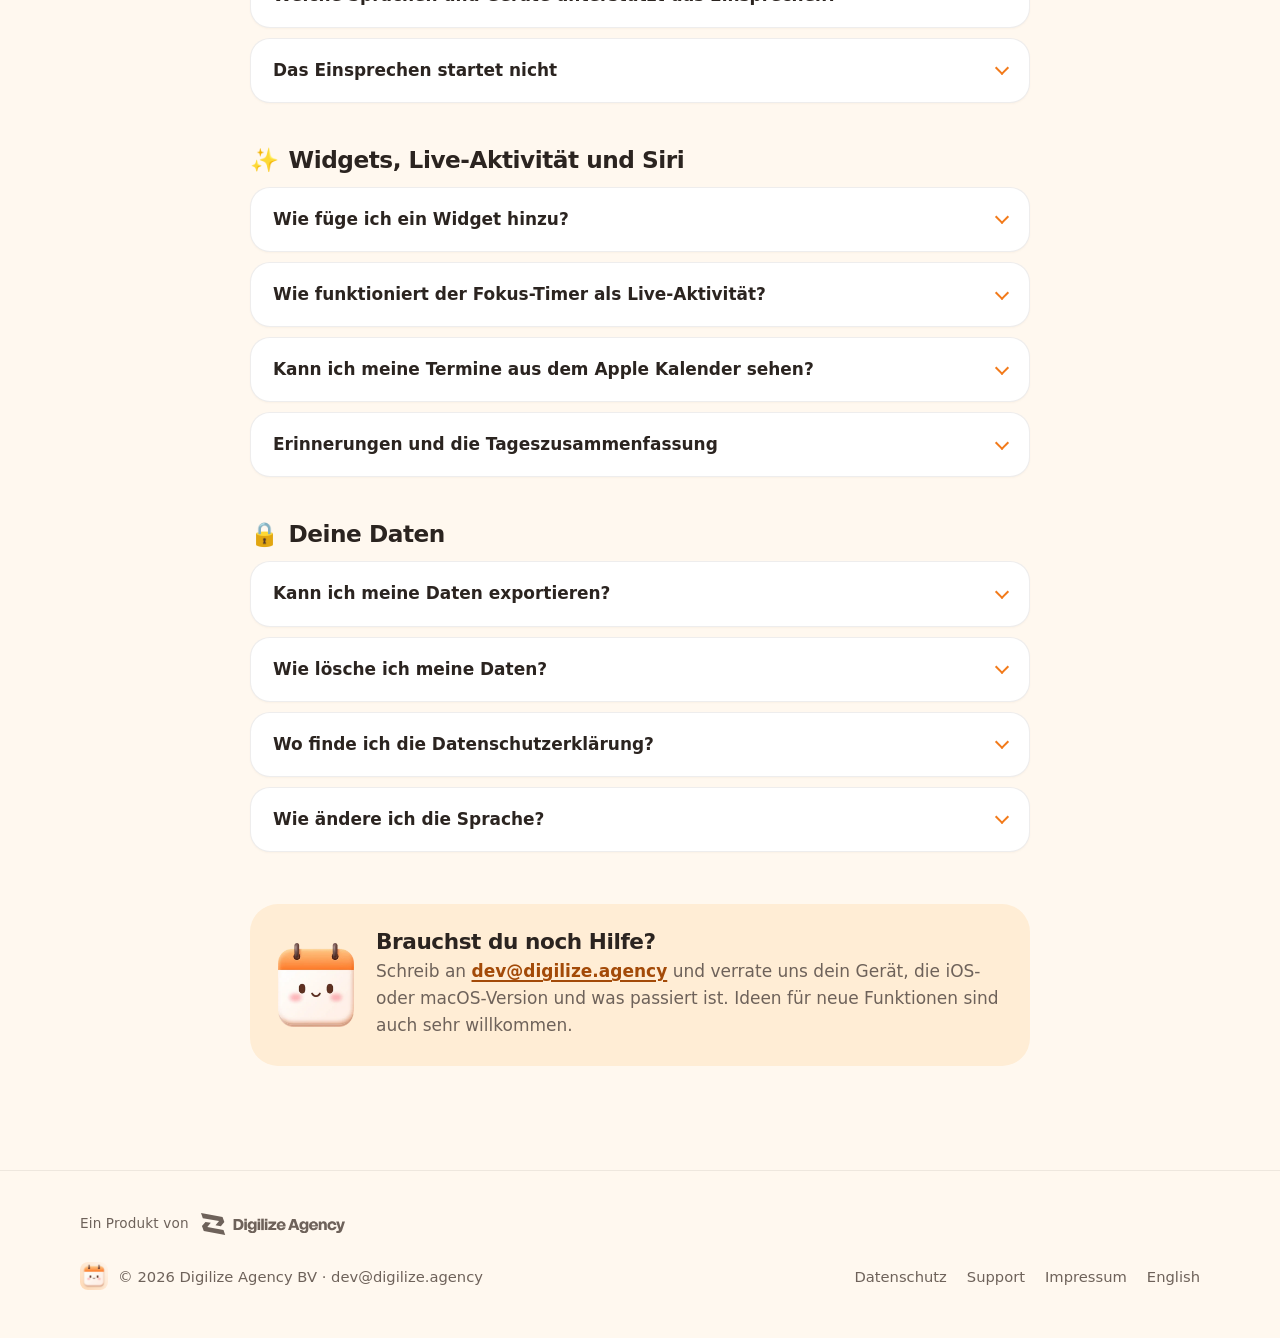
<file: de/support/index.html>
<!doctype html>
<html lang="de">
<head>
<meta charset="utf-8">
<meta name="viewport" content="width=device-width, initial-scale=1, viewport-fit=cover">
<title>Support · CalenDo</title>
<meta name="description" content="Hilfe zu CalenDo: iCloud-Sync, geteilte Kalender und Rollen, Einsprechen, Widgets, Live-Aktivität und deine Daten.">
<link rel="canonical" href="https://calendo.digilize.agency/de/support/">
<link rel="alternate" hreflang="en" href="https://calendo.digilize.agency/support/">
<link rel="alternate" hreflang="de" href="https://calendo.digilize.agency/de/support/">
<link rel="alternate" hreflang="x-default" href="https://calendo.digilize.agency/support/">
<meta name="theme-color" content="#fff8ef" media="(prefers-color-scheme: light)">
<meta name="theme-color" content="#16120f" media="(prefers-color-scheme: dark)">
<meta name="color-scheme" content="light dark">
<meta name="referrer" content="strict-origin-when-cross-origin">
<!-- App Store smart banner: uncomment and set the app id once CalenDo is live.
<meta name="apple-itunes-app" content="app-id=0000000000">
-->
<meta property="og:type" content="website">
<meta property="og:site_name" content="CalenDo">
<meta property="og:title" content="Support · CalenDo">
<meta property="og:description" content="Hilfe zu CalenDo: iCloud-Sync, geteilte Kalender und Rollen, Einsprechen, Widgets, Live-Aktivität und deine Daten.">
<meta property="og:url" content="https://calendo.digilize.agency/de/support/">
<meta property="og:image" content="https://calendo.digilize.agency/og.png">
<meta property="og:image:width" content="1200">
<meta property="og:image:height" content="630">
<meta property="og:image:alt" content="CalenDo app icon: Kalli, a smiling calendar page">
<meta property="og:locale" content="de_DE">
<meta name="twitter:card" content="summary_large_image">
<link rel="icon" type="image/png" sizes="32x32" href="../../favicon.png">
<link rel="icon" type="image/png" sizes="64x64" href="../../assets/img/favicon-64.png">
<link rel="apple-touch-icon" href="../../apple-touch-icon.png">
<link rel="stylesheet" href="../../assets/style.css">
</head>
<body>
<a class="skip" href="#main">Zum Inhalt springen</a>
<header class="site-header">
  <div class="wrap">
    <a class="brand" href="../../de/" aria-label="CalenDo Startseite"><img src="../../assets/img/app-icon-128.png" width="34" height="34" alt=""><span>CalenDo</span></a>
    <nav class="nav" aria-label="Hauptmenü">
      <a class="hide-s" href="../../de/#features">Funktionen</a>
      <a class="hide-xs" href="../../de/datenschutz/">Datenschutz</a>
      <a href="../../de/support/" aria-current="page">Support</a>
      <a class="lang" href="../../support/" hreflang="en" lang="en"><svg viewBox="0 0 24 24" fill="none" stroke="currentColor" stroke-width="1.8" aria-hidden="true"><circle cx="12" cy="12" r="9"/><path d="M3 12h18M12 3c2.5 2.6 3.8 5.6 3.8 9s-1.3 6.4-3.8 9c-2.5-2.6-3.8-5.6-3.8-9S9.5 5.6 12 3z"/></svg>English</a>
    </nav>
  </div>
</header>
<main id="main">

<section class="doc-hero">
  <div class="wrap">
    <div><h1>Support</h1><p>Antworten auf die häufigsten Fragen. Immer noch nicht weiter? Kallis Menschen lesen jede E-Mail.</p></div>
    <picture><source srcset="../../assets/img/kalli-280.webp 280w, ../../assets/img/kalli-560.webp 560w" sizes="104px" type="image/webp"><img src="../../assets/img/kalli-280.png" srcset="../../assets/img/kalli-280.png 280w, ../../assets/img/kalli-560.png 560w" sizes="104px" width="104" height="115" alt="" loading="lazy" decoding="async"></picture>
  </div>
</section>
<section class="doc">
  <div class="wrap">
<div class="faq-group"><h2><span aria-hidden="true">👋</span>Erste Schritte</h2><details class="faq" open><summary>Was brauche ich für CalenDo?</summary><div class="a"><p>Ein iPhone oder iPad mit iOS/iPadOS 26 oder neuer oder einen Mac mit macOS 26 oder neuer. CalenDo ist kostenlos.</p></div></details><details class="faq"><summary>Brauche ich ein Konto?</summary><div class="a"><p>Nein. CalenDo kommt ohne Anmeldung aus. Bist du bei iCloud angemeldet, werden deine Aufgaben automatisch über dein eigenes iCloud-Konto zwischen deinen Geräten synchronisiert.</p></div></details><details class="faq"><summary>Wie versteht das schnelle Hinzufügen, was ich tippe?</summary><div class="a"><p>Schreib die Aufgabe so, wie du sie sagen würdest, etwa <em>Zahnarzt morgen um 9</em> oder <em>Sport jeden Montag 18 Uhr</em>. CalenDo erkennt Tag, Uhrzeit und Wiederholung und zeigt sie dir als Chips, bevor du die Aufgabe hinzufügst. Das klappt auf Deutsch und Englisch.</p></div></details><details class="faq"><summary>Ich habe die CalenDo-Web-App genutzt. Kann ich meine Aufgaben mitnehmen?</summary><div class="a"><p>Ja. Öffne <strong>Einstellungen › Aus CalenDo Web importieren</strong>, melde dich mit E-Mail und Passwort von calen-do.de an und wähle aus, was du mitnehmen willst. Deine persönlichen Aufgaben und die geteilten Kalender, die dir gehören, kommen mit; teile diese Kalender danach einfach erneut aus der App. In der Web-App wird nichts verändert.</p></div></details></div>
<div class="faq-group"><h2><span aria-hidden="true">☁️</span>Synchronisierung und iCloud</h2><details class="faq"><summary>Meine Aufgaben erscheinen nicht auf meinem anderen Gerät</summary><div class="a"><ol>
<li>Achte darauf, dass alle Geräte mit <strong>demselben Apple Account</strong> angemeldet sind und iCloud aktiv ist. Auf dem iPhone: Einstellungen › [dein Name] › iCloud, und prüfe, ob CalenDo iCloud nutzen darf.</li>
<li>Sieh in CalenDo unter <strong>Einstellungen › Synchronisierung</strong> nach dem Status und tippe auf <strong>Jetzt synchronisieren</strong>.</li>
<li>Prüfe, ob du online bist, dein iCloud-Speicher nicht voll ist und der Stromsparmodus keine Hintergrundaktivität bremst.</li>
<li>Gib ihm einen Moment: iCloud synchronisiert meist in Sekunden, bei langsamer Verbindung kann es länger dauern.</li>
</ol></div></details><details class="faq"><summary>Was macht „Neu aus iCloud laden“?</summary><div class="a"><p><strong>Einstellungen › Synchronisierung › Neu aus iCloud laden</strong> verwirft die lokale Kopie auf diesem Gerät und lädt alles frisch aus deiner iCloud. Das hilft, wenn ein Gerät aus dem Takt geraten ist. Änderungen auf diesem Gerät, die noch nicht in iCloud angekommen sind, gehen dabei verloren, also probier zuerst <strong>Jetzt synchronisieren</strong>. Deine anderen Geräte bleiben unberührt.</p></div></details><details class="faq"><summary>Kann ich CalenDo ohne iCloud nutzen?</summary><div class="a"><p>Ja. Ohne iCloud bleibt alles auf diesem einen Gerät. Für geteilte Kalender und den Abgleich zwischen Geräten brauchst du iCloud.</p></div></details></div>
<div class="faq-group"><h2><span aria-hidden="true">🏡</span>Geteilte Kalender</h2><details class="faq"><summary>Wie teile ich einen Kalender?</summary><div class="a"><p>Öffne <strong>Einstellungen › Kalender</strong>, wähle den Kalender und tippe auf <strong>Mit jemandem teilen…</strong>. Verschick die Einladung per Nachrichten, Mail oder Link. Die andere Person braucht einen Apple Account und CalenDo auf ihrem Gerät; sobald sie annimmt, erscheint der Kalender in ihrer App. Unter <strong>Teilen verwalten…</strong> siehst du, wer dabei ist, änderst Berechtigungen oder beendest das Teilen.</p></div></details><details class="faq"><summary>Was bedeuten die Rollen?</summary><div class="a"><ul>
<li><strong>Eigentümer</strong>: hat den Kalender erstellt und kann das Teilen beenden.</li>
<li><strong>Miteigentümer</strong>: bearbeitet Aufgaben und kann Leute einladen oder entfernen. Dafür bei der Person <em>Andere dürfen einladen</em> aktivieren.</li>
<li><strong>Darf Änderungen vornehmen</strong>: Teilnehmende, die Aufgaben hinzufügen, bearbeiten und abhaken.</li>
<li><strong>Nur ansehen</strong>: Teilnehmende, die Aufgaben sehen, aber nicht ändern.</li>
<li><strong>Nur eingeladene Personen</strong> können beitreten. Für alle anderen funktioniert der Link nicht.</li>
</ul></div></details><details class="faq"><summary>Wer sieht meinen Namen bei geteilten Aufgaben?</summary><div class="a"><p>Bei Aufgaben, die du in einem geteilten Kalender anlegst, steht der Name aus <strong>Einstellungen › Du</strong>, damit alle wissen, wer was eingetragen hat. Deine persönlichen Kalender sieht niemand sonst.</p></div></details><details class="faq"><summary>Wie verlasse ich einen geteilten Kalender?</summary><div class="a"><p>Öffne den Kalender unter <strong>Einstellungen › Kalender</strong>, tippe auf <strong>Teilen verwalten…</strong> und entferne dich selbst. Gehört dir der Kalender, kannst du dort das Teilen für alle beenden.</p></div></details></div>
<div class="faq-group"><h2><span aria-hidden="true">🎙️</span>Einsprechen</h2><details class="faq"><summary>Welche Sprachen und Geräte unterstützt das Einsprechen?</summary><div class="a"><p>Du kannst mit Kalli auf <strong>Deutsch und Englisch</strong> reden. Die Spracherkennung läuft auf deinem Gerät, auf iPhone, iPad und Mac mit iOS/iPadOS/macOS 26; beim ersten Mal lädt dein Gerät eventuell das Sprachmodell für deine Sprache. Das Aufteilen in ordentliche, einzelne Aufgaben klappt am besten mit <strong>Apple Intelligence auf unterstützten Geräten</strong> (zum Beispiel iPhone 15 Pro oder neuer sowie iPads und Macs mit Apple Chip, bei aktivierter Apple Intelligence). Auf anderen Geräten nutzt CalenDo einfachere, eingebaute Regeln.</p></div></details><details class="faq"><summary>Das Einsprechen startet nicht</summary><div class="a"><p>CalenDo braucht Zugriff auf <strong>Mikrofon</strong> und <strong>Spracherkennung</strong>. Hast du das vorher abgelehnt, schalte beides in der Einstellungen-App unter Datenschutz &amp; Sicherheit ein. Was du sagst, wird nicht aufgezeichnet oder hochgeladen.</p></div></details></div>
<div class="faq-group"><h2><span aria-hidden="true">✨</span>Widgets, Live-Aktivität und Siri</h2><details class="faq"><summary>Wie füge ich ein Widget hinzu?</summary><div class="a"><p>Auf iPhone oder iPad den Home-Bildschirm gedrückt halten, <strong>Bearbeiten › Widget hinzufügen</strong> tippen und CalenDo wählen: <strong>Heute</strong> oder <strong>Woche</strong>. Widgets für den Sperrbildschirm und ein Schnell-hinzufügen-Steuerelement fürs Kontrollzentrum gibt es auch. Auf dem Mac mit Rechtsklick auf den Schreibtisch <strong>Widgets bearbeiten</strong> wählen.</p></div></details><details class="faq"><summary>Wie funktioniert der Fokus-Timer als Live-Aktivität?</summary><div class="a"><p>Halte eine Aufgabe gedrückt und wähle <strong>Fokus starten</strong>, oder frag Siri. Der Timer erscheint auf dem Sperrbildschirm und in der Dynamic Island, und du kannst die Aufgabe direkt dort abhaken. Erscheint nichts, prüfe in der Einstellungen-App, ob Live-Aktivitäten für CalenDo erlaubt sind.</p></div></details><details class="faq"><summary>Kann ich meine Termine aus dem Apple Kalender sehen?</summary><div class="a"><p>Ja. Schalte in der Kalenderansicht <strong>Apple-Kalender-Termine anzeigen</strong> ein und erlaube den Zugriff. CalenDo liest Termine nur, um sie neben deinen Aufgaben anzuzeigen, und ändert sie nie. Du kannst wählen, welche Kalender angezeigt werden.</p></div></details><details class="faq"><summary>Erinnerungen und die Tageszusammenfassung</summary><div class="a"><p>Erinnerungen stellst du in jeder Aufgabe ein. Die optionale <strong>Tägliche Zusammenfassung</strong> unter <strong>Einstellungen › Benachrichtigungen</strong> schickt dir zur gewählten Uhrzeit eine kurze, freundliche Notiz zu deinem Tag, geschrieben auf deinem Gerät.</p></div></details></div>
<div class="faq-group"><h2><span aria-hidden="true">🔒</span>Deine Daten</h2><details class="faq"><summary>Kann ich meine Daten exportieren?</summary><div class="a"><p>Eine Exportdatei gibt es noch nicht. Deine Daten liegen immer in deiner eigenen iCloud und auf all deinen Geräten, sie hängen also nicht an einem einzelnen Handy. Wenn dir ein Export helfen würde, sag uns Bescheid.</p></div></details><details class="faq"><summary>Wie lösche ich meine Daten?</summary><div class="a"><p>Lösche einzelne Aufgaben oder einen ganzen Kalender in der App (<strong>Einstellungen › Kalender › [Kalender] › Kalender löschen</strong>). Um alles aus iCloud zu entfernen, öffne die Einstellungen-App › [dein Name] › iCloud › Speicher verwalten › CalenDo und lösche die Daten. Wenn du die App löschst, verschwinden die Daten auf diesem Gerät. Wir haben nirgends eine Kopie.</p></div></details><details class="faq"><summary>Wo finde ich die Datenschutzerklärung?</summary><div class="a"><p>Hier: <a href="../../de/datenschutz/">Datenschutzerklärung</a>. Kurz: kein Konto, kein Tracking, und deine Daten bleiben in deiner iCloud.</p></div></details><details class="faq"><summary>Wie ändere ich die Sprache?</summary><div class="a"><p>CalenDo spricht Deutsch und Englisch und folgt deinem Gerät. Nur für CalenDo änderst du sie auf dem iPhone unter Einstellungen › Apps › CalenDo › Sprache, auf dem Mac unter Systemeinstellungen › Allgemein › Sprache &amp; Region › Programme.</p></div></details></div>
    <div class="contact-card">
      <picture><source srcset="../../assets/img/kalli-280.webp 280w, ../../assets/img/kalli-560.webp 560w" sizes="76px" type="image/webp"><img src="../../assets/img/kalli-280.png" srcset="../../assets/img/kalli-280.png 280w, ../../assets/img/kalli-560.png 560w" sizes="76px" width="76" height="84" alt="" loading="lazy" decoding="async"></picture>
      <div><h2>Brauchst du noch Hilfe?</h2><p>Schreib an <a href="mailto:dev@digilize.agency">dev@digilize.agency</a> und verrate uns dein Gerät, die iOS- oder macOS-Version und was passiert ist. Ideen für neue Funktionen sind auch sehr willkommen.</p></div>
    </div>
  </div>
</section>
</main>
<footer class="site-footer">
  <div class="wrap">
    <a class="made-by" href="https://digilize.agency/de" aria-label="Ein Produkt von Digilize Agency"><span>Ein Produkt von</span><span class="digilize-logo" aria-hidden="true"></span></a>
    <div class="who"><img src="../../assets/img/app-icon-128.png" width="28" height="28" alt=""><span>© 2026 Digilize Agency BV · <a href="mailto:dev@digilize.agency">dev@digilize.agency</a></span></div>
    <nav aria-label="Fußzeile">
      <a href="../../de/datenschutz/">Datenschutz</a>
      <a href="../../de/support/">Support</a>
      <a href="https://digilize.agency/de/imprint">Impressum</a>
      <a href="../../support/" hreflang="en" lang="en">English</a>
    </nav>
  </div>
</footer>
</body>
</html>
</file>
<file: assets/style.css>
/* CalenDo site. Colours mirror CalendoDesign/Palette.swift. No external fonts, no trackers. */

:root {
  color-scheme: light dark;
  --canvas: #fff8ef;
  --canvas-deep: #fdeedc;
  --surface: #ffffff;
  --surface-raised: #fffdfb;
  --text: #2b2420;
  --text-2: #6e625a;
  --text-3: #7a6e66;
  --hairline: rgb(43 36 32 / 0.08);
  --accent: #f27a1a;
  --accent-ink: #a34a08;
  --accent-soft: #ffedd5;
  --ember: #f5607a;
  --shadow-1: 0 1px 2px rgb(138 75 20 / 0.06), 0 8px 24px rgb(138 75 20 / 0.07);
  --shadow-2: 0 2px 6px rgb(138 75 20 / 0.06), 0 24px 60px -12px rgb(138 75 20 / 0.18);
  --glow-1: rgb(255 180 110 / 0.45);
  --glow-2: rgb(255 154 170 / 0.22);
  --badge-bg: #2b2420;
  --badge-text: #fff8ef;

  /* Task colours: fill / accent */
  --lavender: #f3e8ff; --lavender-a: #b57bfa;
  --sky: #e0f2fe;      --sky-a: #38b2f0;
  --mint: #d7f8ea;     --mint-a: #2fc99a;
  --peach: #ffead5;    --peach-a: #fb8b3c;
  --rose: #ffe1e5;     --rose-a: #f5607a;
  --lemon: #fef6c3;    --lemon-a: #ebc113;
  --sage: #e5eee0;     --sage-a: #8daa80;
  --blush: #fce5f3;    --blush-a: #ee6db5;

  --font-round: ui-rounded, "SF Pro Rounded", "Nunito", system-ui, -apple-system, "Segoe UI", Roboto, sans-serif;
  --font-body: system-ui, -apple-system, BlinkMacSystemFont, "Segoe UI", Roboto, "Helvetica Neue", Arial, sans-serif;

  --r-s: 12px;
  --r-m: 20px;
  --r-l: 28px;
  --r-xl: 36px;
  --wrap: 1120px;
  --gutter: clamp(16px, 4vw, 32px);
}

@media (prefers-color-scheme: dark) {
  :root {
    --canvas: #16120f;
    --canvas-deep: #1d1713;
    --surface: #221c18;
    --surface-raised: #2c2520;
    --text: #f5efe9;
    --text-2: #b3a89f;
    --text-3: #968b82;
    --hairline: rgb(255 255 255 / 0.08);
    --accent: #ff9a45;
    --accent-ink: #ffa85c;
    --accent-soft: #4a2a12;
    --ember: #fb8fa2;
    --shadow-1: 0 1px 2px rgb(0 0 0 / 0.3), 0 8px 24px rgb(0 0 0 / 0.25);
    --shadow-2: 0 2px 6px rgb(0 0 0 / 0.3), 0 24px 60px -12px rgb(0 0 0 / 0.55);
    --glow-1: rgb(255 140 60 / 0.16);
    --glow-2: rgb(251 143 162 / 0.08);
    --badge-bg: #f5efe9;
    --badge-text: #16120f;

    --lavender: #2e2140; --lavender-a: #c9a2ff;
    --sky: #16293a;      --sky-a: #7ccbf7;
    --mint: #13302a;     --mint-a: #5ee0b5;
    --peach: #3a2416;    --peach-a: #fdaa6e;
    --rose: #3a1d22;     --rose-a: #fb8fa2;
    --lemon: #37301a;    --lemon-a: #f5d55a;
    --sage: #252d22;     --sage-a: #afc6a4;
    --blush: #381d2d;    --blush-a: #f59acb;
  }
}

*, *::before, *::after { box-sizing: border-box; }
html { -webkit-text-size-adjust: 100%; text-size-adjust: 100%; scroll-behavior: smooth; }
@media (prefers-reduced-motion: reduce) { html { scroll-behavior: auto; } }

body {
  margin: 0;
  background: var(--canvas);
  color: var(--text);
  font-family: var(--font-body);
  font-size: 17px;
  line-height: 1.6;
  -webkit-font-smoothing: antialiased;
  text-rendering: optimizeLegibility;
  overflow-x: hidden;
}

img { max-width: 100%; height: auto; display: block; }
a { color: var(--accent-ink); text-underline-offset: 0.18em; text-decoration-thickness: 1.5px; }
a:hover { text-decoration-thickness: 2px; }
:focus-visible { outline: 3px solid var(--accent); outline-offset: 3px; border-radius: 6px; }

h1, h2, h3 { font-family: var(--font-round); line-height: 1.12; letter-spacing: -0.02em; margin: 0; text-wrap: balance; }
p { margin: 0; text-wrap: pretty; }

.wrap { width: min(100% - 2 * var(--gutter), var(--wrap)); margin-inline: auto; }

.skip {
  position: absolute; left: 12px; top: -60px; z-index: 50;
  background: var(--badge-bg); color: var(--badge-text);
  padding: 10px 16px; border-radius: 999px; font-weight: 600; text-decoration: none;
}
.skip:focus { top: 12px; }

.sr-only { position: absolute; width: 1px; height: 1px; padding: 0; margin: -1px; overflow: hidden; clip: rect(0 0 0 0); white-space: nowrap; border: 0; }

/* ---------- Header ---------- */

.site-header {
  position: sticky; top: 0; z-index: 20;
  background: color-mix(in srgb, var(--canvas) 78%, transparent);
  -webkit-backdrop-filter: saturate(1.6) blur(18px);
  backdrop-filter: saturate(1.6) blur(18px);
  border-bottom: 1px solid transparent;
}
.site-header .wrap { display: flex; align-items: center; gap: 16px; min-height: 64px; }
.brand {
  display: inline-flex; align-items: center; gap: 10px;
  color: var(--text); text-decoration: none;
  font-family: var(--font-round); font-weight: 700; font-size: 1.2rem; letter-spacing: -0.01em;
}
.brand img { width: 34px; height: 34px; border-radius: 9px; box-shadow: var(--shadow-1); }
.nav { margin-left: auto; display: flex; align-items: center; gap: 4px; }
.nav a {
  color: var(--text-2); text-decoration: none; font-weight: 500; font-size: 0.95rem;
  padding: 8px 12px; border-radius: 999px; min-height: 40px; display: inline-flex; align-items: center;
}
.nav a:hover { color: var(--text); background: var(--hairline); }
.nav a[aria-current="page"] { color: var(--text); }
.nav .lang {
  border: 1px solid var(--hairline); color: var(--text); gap: 6px; margin-left: 4px;
}
.nav .lang svg { width: 16px; height: 16px; }
@media (max-width: 640px) {
  .nav .hide-s { display: none; }
}

/* ---------- Buttons ---------- */

.store-badge {
  display: inline-flex; align-items: center; gap: 12px;
  background: var(--badge-bg); color: var(--badge-text);
  text-decoration: none; border-radius: 16px;
  padding: 12px 22px 12px 18px; min-height: 58px;
  box-shadow: var(--shadow-1);
  transition: transform 0.2s ease, box-shadow 0.2s ease;
}
.store-badge:hover { transform: translateY(-1px); box-shadow: var(--shadow-2); }
.store-badge svg { width: 26px; height: 26px; flex: none; }
.store-badge span { display: flex; flex-direction: column; line-height: 1.15; text-align: left; }
.store-badge small { font-size: 0.72rem; opacity: 0.75; letter-spacing: 0.02em; }
.store-badge strong { font-family: var(--font-round); font-size: 1.12rem; font-weight: 700; }

.chips { display: flex; flex-wrap: wrap; gap: 8px 18px; color: var(--text-2); font-size: 0.92rem; }
.chips span { display: inline-flex; align-items: center; gap: 7px; }
.chips span::before {
  content: ""; width: 7px; height: 7px; border-radius: 50%; background: var(--accent);
}

/* ---------- Hero ---------- */

.hero { position: relative; padding: clamp(32px, 7vw, 88px) 0 clamp(56px, 8vw, 104px); isolation: isolate; }
.hero::before {
  content: ""; position: absolute; inset: -120px 0 0; z-index: -1; pointer-events: none;
  background:
    radial-gradient(42% 52% at 78% 18%, var(--glow-1), transparent 70%),
    radial-gradient(36% 40% at 8% 70%, var(--glow-2), transparent 70%);
}
.hero .wrap { display: grid; grid-template-columns: 1.05fr 0.95fr; align-items: center; gap: clamp(32px, 6vw, 72px); }
.eyebrow {
  display: inline-flex; align-items: center; gap: 8px;
  font-family: var(--font-round); font-weight: 600; font-size: 0.92rem;
  color: var(--accent-ink); background: var(--accent-soft);
  padding: 6px 14px; border-radius: 999px; margin-bottom: 22px;
}
.hero h1 { font-size: clamp(2.5rem, 6.2vw, 4.4rem); font-weight: 800; letter-spacing: -0.035em; }
.hero h1 em { font-style: normal; color: var(--accent); }
.hero .lead { font-size: clamp(1.08rem, 1.8vw, 1.25rem); color: var(--text-2); margin: 22px 0 32px; max-width: 34em; }
.hero .cta { display: flex; flex-direction: column; align-items: flex-start; gap: 20px; }

@media (max-width: 880px) {
  .hero .wrap { grid-template-columns: 1fr; }
  .hero .copy { text-align: center; }
  .hero .lead { margin-inline: auto; }
  .hero .cta { align-items: center; }
  .hero .chips { justify-content: center; }
}

/* ---------- Phone mock ---------- */

.stage { position: relative; display: grid; place-items: center; padding: 8px 0 24px; }
.phone {
  position: relative; width: min(320px, 82vw); aspect-ratio: 9 / 19.2;
  border-radius: 52px; padding: 11px;
  background: linear-gradient(145deg, #3a302a, #1b1512);
  box-shadow: var(--shadow-2), inset 0 0 0 1.5px rgb(255 255 255 / 0.08);
  transform: rotate(2.5deg);
}
.screen {
  position: relative; height: 100%; border-radius: 42px; overflow: hidden;
  background: var(--canvas); padding: 50px 16px 16px;
  display: flex; flex-direction: column; gap: 10px;
}
.screen::before { /* Dynamic Island */
  content: ""; position: absolute; top: 12px; left: 50%; translate: -50% 0;
  width: 92px; height: 27px; border-radius: 999px; background: #0d0a08;
}
.screen-head { display: flex; align-items: baseline; justify-content: space-between; padding: 0 4px; }
.screen-head b { font-family: var(--font-round); font-size: 1.55rem; letter-spacing: -0.02em; }
.screen-head span { color: var(--text-3); font-size: 0.78rem; font-weight: 600; }
.weekstrip { display: grid; grid-template-columns: repeat(7, 1fr); gap: 4px; margin-bottom: 4px; }
.weekstrip div {
  display: flex; flex-direction: column; align-items: center; gap: 1px;
  padding: 6px 0; border-radius: 12px; font-size: 0.62rem; color: var(--text-3); font-weight: 600;
}
.weekstrip div b { font-family: var(--font-round); font-size: 0.92rem; color: var(--text); }
.weekstrip .on { background: var(--accent); color: rgb(255 255 255 / 0.85); }
.weekstrip .on b { color: #fff; }
.weekstrip i { width: 4px; height: 4px; border-radius: 50%; background: var(--accent); opacity: 0.7; }
.weekstrip .on i { background: #fff; }

.task {
  --f: var(--peach); --a: var(--peach-a);
  display: flex; align-items: center; gap: 10px;
  background: var(--f); border-radius: 16px; padding: 10px 12px;
  position: relative; overflow: hidden;
}
.task::before { content: ""; position: absolute; left: 0; top: 10px; bottom: 10px; width: 4px; border-radius: 0 4px 4px 0; background: var(--a); }
.task .tick { flex: none; width: 20px; height: 20px; border-radius: 50%; border: 2px solid var(--a); display: grid; place-items: center; }
.task.done .tick { background: var(--a); }
.task.done .tick::after { content: ""; width: 8px; height: 4.5px; border: solid #fff; border-width: 0 0 2px 2px; rotate: -45deg; translate: 0 -1px; }
.task.done .t { text-decoration: line-through; color: var(--text-3); }
.task .t { font-size: 0.84rem; font-weight: 600; line-height: 1.25; flex: 1; min-width: 0; }
.task .m { font-size: 0.7rem; color: var(--text-2); font-weight: 600; white-space: nowrap; }
.task .e { font-size: 0.85rem; }
.c-lavender { --f: var(--lavender); --a: var(--lavender-a); }
.c-sky { --f: var(--sky); --a: var(--sky-a); }
.c-mint { --f: var(--mint); --a: var(--mint-a); }
.c-peach { --f: var(--peach); --a: var(--peach-a); }
.c-rose { --f: var(--rose); --a: var(--rose-a); }
.c-lemon { --f: var(--lemon); --a: var(--lemon-a); }
.c-sage { --f: var(--sage); --a: var(--sage-a); }
.c-blush { --f: var(--blush); --a: var(--blush-a); }

.fab {
  position: absolute; right: 16px; bottom: 18px; width: 50px; height: 50px; border-radius: 50%;
  background: var(--accent); color: #fff; display: grid; place-items: center;
  box-shadow: 0 10px 24px -6px rgb(242 122 26 / 0.6);
  font-size: 1.7rem; font-weight: 300; line-height: 1;
}

.stage .kalli {
  position: absolute; width: clamp(110px, 15vw, 150px); left: max(0px, calc(50% - 250px)); bottom: 0;
  filter: drop-shadow(0 18px 24px rgb(138 75 20 / 0.22));
  rotate: -8deg;
}
.bubble {
  position: absolute; left: max(0px, calc(50% - 270px)); bottom: clamp(150px, 19vw, 190px);
  background: var(--surface); color: var(--text); padding: 10px 14px; border-radius: 18px 18px 18px 6px;
  font-family: var(--font-round); font-weight: 700; font-size: 0.92rem; box-shadow: var(--shadow-1);
}
@media (prefers-reduced-motion: no-preference) {
  .stage .kalli { animation: bob 5s ease-in-out infinite; }
  @keyframes bob { 50% { transform: translateY(-8px); } }
}

/* ---------- Sections ---------- */

.section { padding: clamp(56px, 9vw, 112px) 0; }
.section-head { max-width: 40em; margin: 0 auto clamp(32px, 5vw, 56px); text-align: center; }
.section-head h2 { font-size: clamp(2rem, 4.4vw, 3.1rem); font-weight: 800; letter-spacing: -0.03em; }
.section-head p { color: var(--text-2); font-size: 1.12rem; margin-top: 14px; }

.bento { display: grid; grid-template-columns: repeat(6, 1fr); gap: 18px; }
.card {
  grid-column: span 2; position: relative; overflow: hidden;
  background: var(--surface); border-radius: var(--r-l); padding: 28px;
  box-shadow: var(--shadow-1); border: 1px solid var(--hairline);
  display: flex; flex-direction: column; gap: 10px;
}
.card.w3 { grid-column: span 3; }
.card.w4 { grid-column: span 4; }
.card h3 { font-size: 1.42rem; font-weight: 750; }
.card p { color: var(--text-2); }
.card .kicker { font-family: var(--font-round); font-weight: 700; font-size: 0.82rem; color: var(--accent-ink); letter-spacing: 0.04em; text-transform: uppercase; }
.card .art { margin-top: auto; padding-top: 20px; }
.card .note { font-size: 0.82rem; color: var(--text-3); }
@media (max-width: 960px) {
  .bento { grid-template-columns: repeat(2, 1fr); }
  .card, .card.w3, .card.w4 { grid-column: span 1; }
  .card.wide-m { grid-column: span 2; }
}
@media (max-width: 620px) {
  .bento { grid-template-columns: 1fr; }
  .card.wide-m { grid-column: span 1; }
  .card { padding: 24px; }
}

/* mini week board */
.miniweek { display: grid; grid-template-columns: repeat(7, 1fr); gap: 6px; }
.miniweek > div { background: var(--canvas); border-radius: 12px; padding: 8px 5px; display: flex; flex-direction: column; gap: 5px; min-height: 120px; }
.miniweek span { font-size: 0.64rem; font-weight: 700; color: var(--text-3); text-align: center; }
.miniweek .today { background: var(--accent-soft); }
.miniweek .today span { color: var(--accent-ink); }
.miniweek i { display: block; height: 14px; border-radius: 5px; background: var(--f, var(--peach)); border-left: 3px solid var(--a, var(--peach-a)); }

/* quick add */
.qa-field {
  display: flex; align-items: center; gap: 10px; background: var(--canvas);
  border: 1.5px solid var(--accent); border-radius: 16px; padding: 14px 16px; font-weight: 600;
  box-shadow: 0 0 0 5px color-mix(in srgb, var(--accent) 16%, transparent);
}
.qa-field .caret { width: 2px; height: 1.2em; background: var(--accent); }
@media (prefers-reduced-motion: no-preference) {
  .qa-field .caret { animation: blink 1.1s steps(1) infinite; }
  @keyframes blink { 50% { opacity: 0; } }
}
.pills { display: flex; flex-wrap: wrap; gap: 8px; margin-top: 12px; }
.pill { display: inline-flex; align-items: center; gap: 6px; font-size: 0.85rem; font-weight: 600; padding: 6px 12px; border-radius: 999px; background: var(--f, var(--accent-soft)); color: var(--text); }

/* voice */
.voice { display: grid; grid-template-columns: auto 1fr; gap: 18px; align-items: center; }
.voice img { width: 104px; }
.wave { display: flex; align-items: center; gap: 4px; height: 36px; margin-bottom: 10px; }
.wave i { width: 5px; border-radius: 3px; background: var(--accent); height: var(--h); opacity: 0.85; }
@media (prefers-reduced-motion: no-preference) {
  .wave i { animation: wave 1.4s ease-in-out infinite; animation-delay: calc(var(--d) * -0.17s); }
  @keyframes wave { 50% { transform: scaleY(0.4); } }
}
.stack { display: flex; flex-direction: column; gap: 6px; }
.stack .task { padding: 8px 10px; }
.stack .task .t { font-size: 0.8rem; }

/* shared */
.avatars { display: flex; margin-bottom: 14px; }
.avatars span {
  width: 40px; height: 40px; border-radius: 50%; display: grid; place-items: center;
  font-family: var(--font-round); font-weight: 700; font-size: 0.9rem; color: #fff;
  border: 3px solid var(--surface); margin-left: -10px;
}
.avatars span:first-child { margin-left: 0; }
.avatars .plus { background: var(--canvas); color: var(--text-2); border-style: dashed; border-color: var(--text-3); border-width: 2px; }

/* focus (dark card) */
.card.dark {
  background: radial-gradient(120% 90% at 85% 0%, #3a2416 0%, #16120f 60%);
  color: #f5efe9; border-color: rgb(255 255 255 / 0.06);
}
.card.dark p { color: #c9bdb3; }
.card.dark .kicker { color: #ffa85c; }
.live {
  display: flex; align-items: center; gap: 14px;
  background: rgb(255 255 255 / 0.08); border: 1px solid rgb(255 255 255 / 0.08);
  -webkit-backdrop-filter: blur(20px); backdrop-filter: blur(20px);
  border-radius: 24px; padding: 14px 18px;
}
.ring {
  --p: 68; flex: none; width: 46px; height: 46px; border-radius: 50%;
  background: conic-gradient(#ff9a45 calc(var(--p) * 1%), rgb(255 255 255 / 0.12) 0);
  display: grid; place-items: center;
}
.ring::after { content: "🎯"; width: 36px; height: 36px; border-radius: 50%; background: #241c17; display: grid; place-items: center; font-size: 1rem; }
.live b { display: block; font-family: var(--font-round); font-size: 1rem; }
.live small { color: #c9bdb3; font-size: 0.8rem; }
.live .time { margin-left: auto; font-family: var(--font-round); font-variant-numeric: tabular-nums; font-size: 1.6rem; font-weight: 700; color: #ffb46e; }
.widgets { display: grid; grid-template-columns: repeat(3, 1fr); gap: 10px; margin-top: 12px; }
.widgets div { aspect-ratio: 1; border-radius: 20px; background: rgb(255 255 255 / 0.07); padding: 12px; display: flex; flex-direction: column; gap: 6px; }
.widgets small { font-size: 0.66rem; font-weight: 700; color: #ffa85c; text-transform: uppercase; letter-spacing: 0.05em; }
.widgets i { display: block; height: 7px; border-radius: 4px; background: rgb(255 255 255 / 0.18); }
.widgets i:nth-child(2) { width: 90%; } .widgets i:nth-child(3) { width: 70%; } .widgets i:nth-child(4) { width: 80%; }
.widgets .big { font-family: var(--font-round); font-size: 2rem; font-weight: 800; line-height: 1; }

/* insights */
.bars { display: flex; align-items: flex-end; gap: 8px; height: 120px; }
.bars div { flex: 1; display: flex; flex-direction: column; align-items: center; gap: 6px; height: 100%; justify-content: flex-end; }
.bars i { width: 100%; border-radius: 8px 8px 4px 4px; height: var(--h); background: linear-gradient(to top, var(--accent), #ffb46e); }
.bars span { font-size: 0.66rem; font-weight: 700; color: var(--text-3); }
.stat { display: flex; align-items: baseline; gap: 8px; margin-bottom: 12px; }
.stat b { font-family: var(--font-round); font-size: 2.4rem; font-weight: 800; letter-spacing: -0.03em; }
.stat span { color: var(--text-2); font-weight: 600; }

/* devices */
.devices { display: flex; align-items: flex-end; justify-content: center; gap: 14px; }
.dev { border: 2.5px solid var(--text-3); border-radius: 10px; background: linear-gradient(160deg, var(--accent-soft), var(--canvas)); position: relative; }
.dev.mac { width: 46%; aspect-ratio: 16 / 10.4; border-radius: 10px 10px 4px 4px; }
.dev.mac::after { content: ""; position: absolute; left: -12%; right: -12%; bottom: -12px; height: 9px; border-radius: 0 0 10px 10px; background: var(--text-3); }
.dev.ipad { width: 28%; aspect-ratio: 3 / 4; border-radius: 14px; }
.dev.iphone { width: 12%; aspect-ratio: 9 / 19; border-radius: 12px; }

/* ---------- Privacy band ---------- */

.privacy-band {
  position: relative; overflow: hidden;
  background: var(--surface); border: 1px solid var(--hairline);
  border-radius: var(--r-xl); padding: clamp(32px, 6vw, 64px);
  box-shadow: var(--shadow-1);
  display: grid; grid-template-columns: 0.9fr 1.1fr; gap: clamp(28px, 5vw, 56px); align-items: center;
}
.privacy-band h2 { font-size: clamp(2rem, 4.4vw, 3rem); font-weight: 800; letter-spacing: -0.03em; }
.privacy-band .lock {
  width: 64px; height: 64px; border-radius: 20px; display: grid; place-items: center; margin-bottom: 22px;
  background: var(--accent-soft); color: var(--accent-ink);
}
.privacy-band .lock svg { width: 30px; height: 30px; }
.privacy-band > div > p { color: var(--text-2); margin-top: 14px; font-size: 1.08rem; }
.promises { list-style: none; margin: 0; padding: 0; display: grid; gap: 14px; }
.promises li {
  display: grid; grid-template-columns: 40px 1fr; gap: 14px; align-items: start;
  background: var(--canvas); border-radius: var(--r-m); padding: 16px 18px;
}
.promises .ic { width: 40px; height: 40px; border-radius: 12px; background: var(--surface); display: grid; place-items: center; font-size: 1.2rem; box-shadow: var(--shadow-1); }
.promises b { display: block; font-family: var(--font-round); font-size: 1.05rem; }
.promises span { color: var(--text-2); font-size: 0.95rem; }
@media (max-width: 820px) { .privacy-band { grid-template-columns: 1fr; } }

/* ---------- Closing CTA ---------- */

.closing { text-align: center; padding-bottom: clamp(72px, 10vw, 128px); }
.closing img { width: 132px; margin: 0 auto 24px; filter: drop-shadow(0 18px 24px rgb(138 75 20 / 0.2)); }
.closing h2 { font-size: clamp(2rem, 4.6vw, 3.2rem); font-weight: 800; letter-spacing: -0.03em; }
.closing p { color: var(--text-2); font-size: 1.12rem; margin: 14px auto 30px; max-width: 32em; }
.footnote { color: var(--text-3); font-size: 0.85rem; text-align: center; margin-top: 28px; }

/* ---------- Footer ---------- */

.site-footer { border-top: 1px solid var(--hairline); padding: 36px 0 44px; color: var(--text-2); font-size: 0.92rem; }
.site-footer .wrap { display: flex; flex-wrap: wrap; align-items: center; justify-content: space-between; gap: 18px 28px; }
.site-footer nav { display: flex; flex-wrap: wrap; gap: 4px 20px; }
.site-footer a { color: var(--text-2); text-decoration: none; padding: 6px 0; display: inline-block; }
.site-footer a:hover { color: var(--text); text-decoration: underline; }
.site-footer .who { display: flex; align-items: center; gap: 10px; }
.site-footer .who img { width: 28px; height: 28px; border-radius: 8px; }

/* ---------- Documents (privacy, support, imprint) ---------- */

.doc-hero { position: relative; padding: clamp(40px, 7vw, 80px) 0 clamp(24px, 4vw, 40px); isolation: isolate; }
.doc-hero::before {
  content: ""; position: absolute; inset: -120px 0 0; z-index: -1; pointer-events: none;
  background: radial-gradient(40% 70% at 85% 10%, var(--glow-1), transparent 70%);
}
.doc-hero .wrap { max-width: 780px; display: grid; grid-template-columns: 1fr auto; gap: 24px; align-items: center; }
.doc-hero h1 { font-size: clamp(2.3rem, 5.4vw, 3.6rem); font-weight: 800; letter-spacing: -0.035em; }
.doc-hero p { color: var(--text-2); font-size: 1.12rem; margin-top: 14px; }
.doc-hero img { width: 104px; filter: drop-shadow(0 14px 18px rgb(138 75 20 / 0.2)); rotate: 6deg; }
@media (max-width: 560px) { .doc-hero img { width: 76px; } }

.doc { padding-bottom: clamp(56px, 9vw, 104px); }
.doc .wrap { max-width: 780px; }
.doc .meta { color: var(--text-3); font-size: 0.92rem; margin-bottom: 28px; }

.tldr {
  background: var(--surface); border: 1px solid var(--hairline); border-radius: var(--r-l);
  padding: 26px 28px; box-shadow: var(--shadow-1); margin-bottom: 44px;
}
.tldr h2 { font-size: 1.25rem; margin-bottom: 12px; }
.tldr ul { margin: 0; padding-left: 1.2em; display: grid; gap: 6px; }
.tldr li::marker { color: var(--accent); }

.prose h2 { font-size: 1.55rem; font-weight: 750; margin: 48px 0 14px; scroll-margin-top: 84px; }
.prose h3 { font-size: 1.15rem; font-weight: 700; margin: 28px 0 8px; }
.prose p, .prose ul, .prose ol, .prose dl { margin: 0 0 14px; }
.prose ul, .prose ol { padding-left: 1.3em; }
.prose li { margin-bottom: 6px; }
.prose li::marker { color: var(--accent); }
.prose strong { font-weight: 650; }
.prose code { font-family: ui-monospace, "SF Mono", Menlo, monospace; font-size: 0.88em; background: var(--accent-soft); padding: 2px 6px; border-radius: 6px; overflow-wrap: anywhere; }
.prose .path { font-weight: 600; white-space: normal; }
.prose table { width: 100%; border-collapse: collapse; margin: 6px 0 18px; font-size: 0.95rem; }
.prose th, .prose td { text-align: left; padding: 10px 12px; border-bottom: 1px solid var(--hairline); vertical-align: top; }
.prose th { font-family: var(--font-round); font-size: 0.85rem; color: var(--text-2); }
.table-scroll { overflow-x: auto; }

.toc { background: var(--canvas-deep); border-radius: var(--r-m); padding: 18px 22px; margin-bottom: 8px; }
.toc b { font-family: var(--font-round); display: block; margin-bottom: 6px; }
.toc ol { margin: 0; padding-left: 1.3em; columns: 2 240px; column-gap: 32px; }
.toc li { margin-bottom: 4px; break-inside: avoid; }
.toc a { color: var(--text); text-decoration: none; }
.toc a:hover { color: var(--accent-ink); text-decoration: underline; }

.faq-group { margin-top: 44px; }
.faq-group > h2 { font-size: 1.45rem; margin-bottom: 14px; display: flex; align-items: center; gap: 10px; }
.faq { background: var(--surface); border: 1px solid var(--hairline); border-radius: var(--r-m); margin-bottom: 10px; box-shadow: 0 1px 2px rgb(138 75 20 / 0.04); }
.faq summary {
  list-style: none; cursor: pointer; padding: 18px 54px 18px 22px; position: relative;
  font-family: var(--font-round); font-weight: 700; font-size: 1.06rem; border-radius: var(--r-m);
}
.faq summary::-webkit-details-marker { display: none; }
.faq summary::after {
  content: ""; position: absolute; right: 22px; top: 50%; width: 10px; height: 10px; margin-top: -7px;
  border: solid var(--accent); border-width: 0 2.5px 2.5px 0; rotate: 45deg; transition: rotate 0.2s ease, margin 0.2s ease;
}
.faq[open] summary::after { rotate: 225deg; margin-top: -2px; }
.faq .a { padding: 0 22px 18px; color: var(--text-2); }
.faq .a p, .faq .a ul, .faq .a ol { margin: 0 0 10px; }
.faq .a ul, .faq .a ol { padding-left: 1.3em; }
.faq .a strong { color: var(--text); }

.contact-card {
  margin-top: 52px; display: grid; grid-template-columns: auto 1fr; gap: 22px; align-items: center;
  background: var(--accent-soft); border-radius: var(--r-l); padding: 26px 28px;
}
.contact-card img { width: 76px; }
.contact-card h2 { font-size: 1.35rem; margin: 0 0 4px; }
.contact-card p { color: var(--text-2); }
.contact-card a { font-weight: 700; }

.placeholder { background: #fff3a8; color: #5a4300; padding: 1px 6px; border-radius: 6px; font-weight: 600; }
@media (prefers-color-scheme: dark) { .placeholder { background: #5a4300; color: #fff3a8; } }
dl.imprint { display: grid; grid-template-columns: max-content 1fr; gap: 10px 24px; }
dl.imprint dt { font-weight: 650; }
dl.imprint dd { margin: 0; }
@media (max-width: 520px) { dl.imprint { grid-template-columns: 1fr; gap: 2px; } dl.imprint dd { margin-bottom: 10px; } }

/* 404 */
.lost { text-align: center; padding: clamp(64px, 12vw, 140px) 0; }
.lost img { width: 140px; margin: 0 auto 26px; rotate: -10deg; }
.lost h1 { font-size: clamp(2.2rem, 5vw, 3.2rem); font-weight: 800; }
.lost p { color: var(--text-2); margin: 12px 0 26px; }

/* device screens and swatches */
.devices { padding-bottom: 14px; }
.dev::before {
  content: ""; position: absolute; inset: 14% 12%; border-radius: 3px;
  background: linear-gradient(to bottom,
    var(--mint-a) 0 11%, transparent 11% 19%, var(--sky-a) 19% 30%, transparent 30% 38%,
    var(--lavender-a) 38% 49%, transparent 49% 57%, var(--lemon-a) 57% 68%, transparent 68% 76%,
    var(--rose-a) 76% 87%, transparent 87%);
  opacity: 0.55;
}
.dev.mac::before { inset: 12% 8%; background:
  linear-gradient(to right, transparent 0 30%, var(--canvas) 30% 32%, transparent 32%),
  linear-gradient(to bottom, var(--peach-a) 0 9%, transparent 9% 16%, var(--sky-a) 16% 25%, transparent 25% 32%, var(--mint-a) 32% 41%, transparent 41% 48%, var(--blush-a) 48% 57%, transparent 57%); }
.dev.iphone::before { inset: 16% 14%; }
.swatches { display: flex; flex-wrap: wrap; gap: 10px; }
.swatches span { width: 30px; height: 30px; border-radius: 50%; background: var(--a); box-shadow: inset 0 0 0 5px var(--f), 0 0 0 1px var(--hairline); }

/* phone mock scales with its own width */
.phone { container-type: inline-size; }
.screen { padding: 15.5cqi 5cqi 5cqi; gap: 3.1cqi; }
.screen::before { top: 3.8cqi; width: 29cqi; height: 8.5cqi; }
.screen-head b { font-size: 8.4cqi; }
.screen-head span { font-size: 4.2cqi; }
.weekstrip div { font-size: 3.4cqi; border-radius: 3.8cqi; padding: 1.9cqi 0; }
.weekstrip div b { font-size: 5cqi; }
.task { border-radius: 5cqi; padding: 3.1cqi 3.8cqi; gap: 3.1cqi; }
.screen .task .t { font-size: 4.5cqi; white-space: nowrap; overflow: hidden; text-overflow: ellipsis; }
.screen .task .m { font-size: 3.8cqi; }
.screen .task .e { font-size: 4.6cqi; }
.screen .task .tick { width: 6.3cqi; height: 6.3cqi; }
.fab { width: 15.6cqi; height: 15.6cqi; font-size: 9cqi; right: 5cqi; bottom: 5.6cqi; }

/* small screens: keep the header on one line */
@media (max-width: 520px) {
  .nav { gap: 0; }
  .nav a { padding: 8px 9px; }
  .nav .hide-xs { display: none; }
  .brand { font-size: 1.08rem; }
}
@media (max-width: 360px) {
  .brand span { position: absolute; width: 1px; height: 1px; overflow: hidden; clip: rect(0 0 0 0); }
}

/* long German words on narrow screens */
h1, h2, h3 { overflow-wrap: break-word; hyphens: auto; -webkit-hyphens: auto; }
@media (max-width: 480px) {
  .doc-hero .wrap { grid-template-columns: 1fr; }
  .doc-hero img { display: none; }
  .tldr, .contact-card { padding: 22px 20px; }
  .contact-card { grid-template-columns: 1fr; }
  .contact-card img { width: 60px; }
  .faq summary { padding: 16px 46px 16px 18px; }
  .faq .a { padding: 0 18px 16px; }
}
.widgets div { min-width: 0; overflow: hidden; }
@media (max-width: 420px) {
  .widgets { grid-template-columns: repeat(2, 1fr); }
  .widgets div:nth-child(3) { display: none; }
  .live { padding: 12px 14px; gap: 10px; }
  .live .time { font-size: 1.25rem; }
  .miniweek { gap: 3px; }
  .miniweek > div { padding: 6px 3px; }
}
.live > div { min-width: 0; }
.live b { white-space: nowrap; overflow: hidden; text-overflow: ellipsis; }

/* Publisher credit: the Digilize Agency logo drawn in the current text colour,
   so one file works in light and dark mode. */
.site-footer .made-by { flex-basis: 100%; display: inline-flex; align-items: center; gap: 12px; width: fit-content; color: var(--text-2); }
.site-footer .made-by:hover { color: var(--text); text-decoration: none; }
.site-footer .made-by span:first-child { font-size: 0.85rem; letter-spacing: 0.01em; }
.digilize-logo { display: inline-block; height: 22px; aspect-ratio: 431.04 / 65.58; background-color: currentColor;
  -webkit-mask: url(img/digilize-agency.svg) no-repeat center / contain; mask: url(img/digilize-agency.svg) no-repeat center / contain; }
</file>
